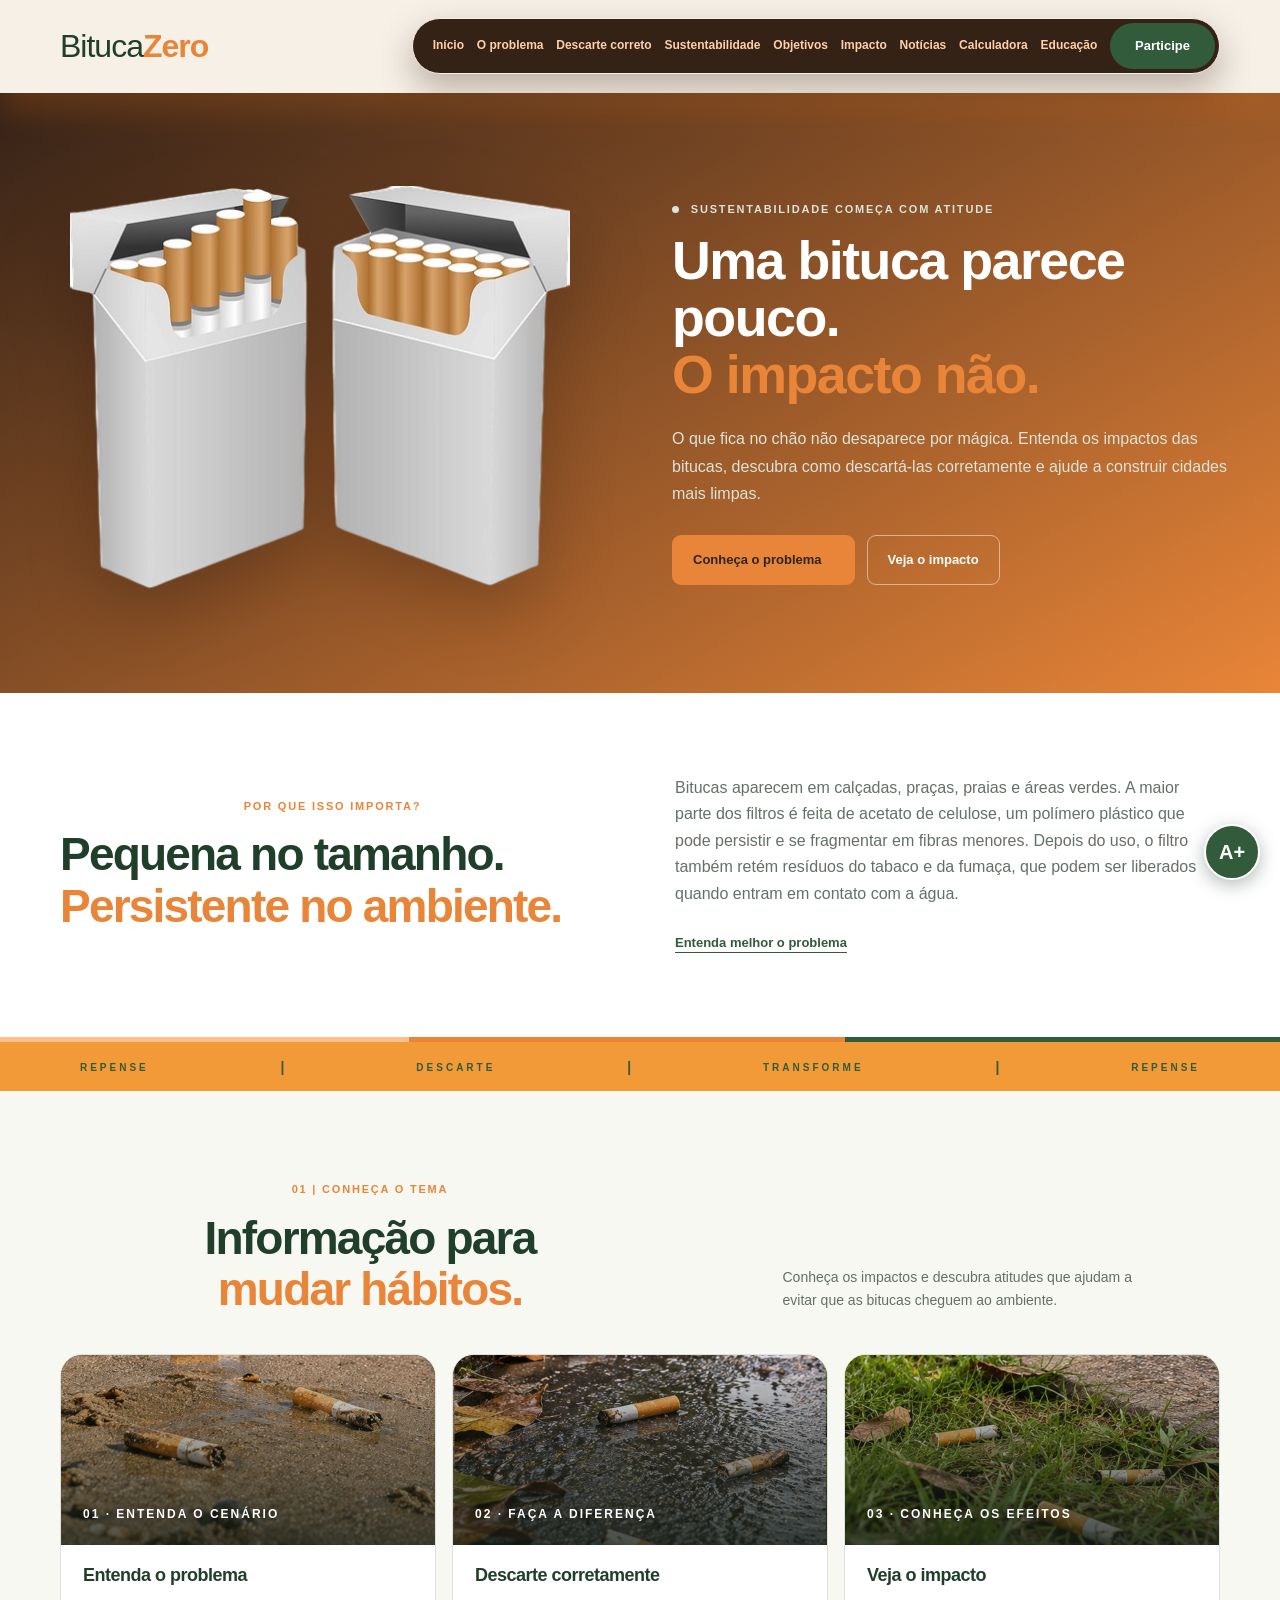
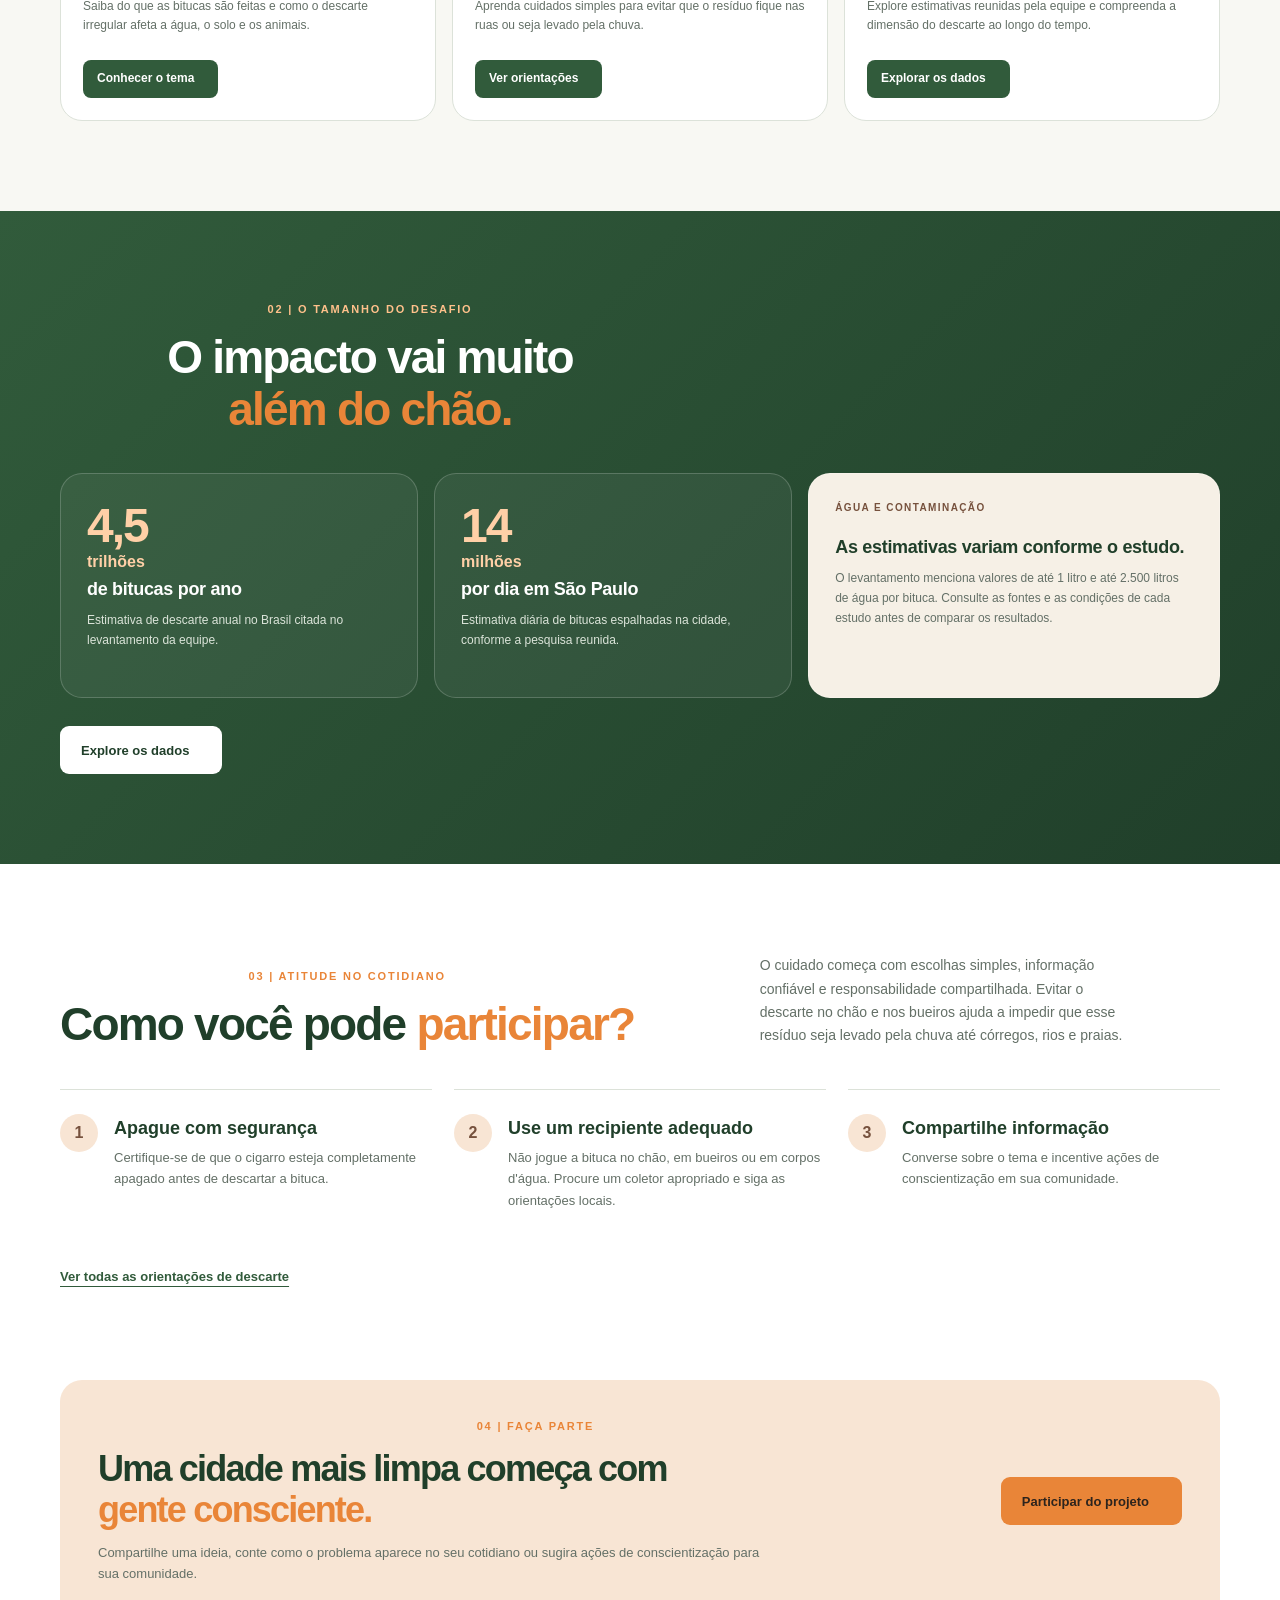
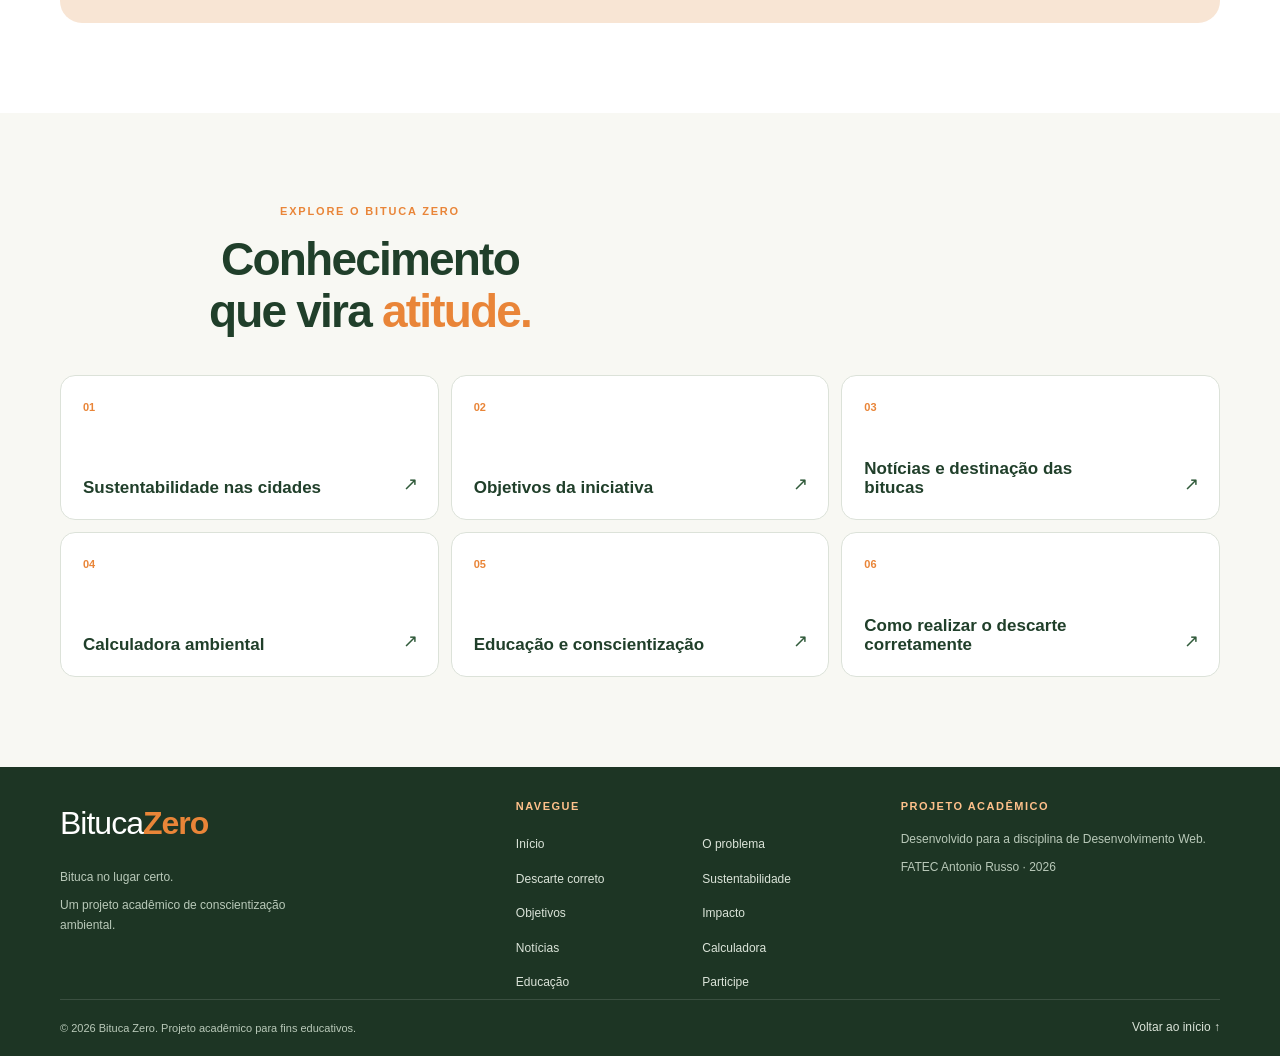
<file: index.html>
<!DOCTYPE html>
<html lang="pt-BR">
<head>
    <meta charset="UTF-8">
    <meta name="viewport" content="width=device-width, initial-scale=1.0">
    <meta name="description" content="Bituca Zero: informação e conscientização sobre o descarte correto de bitucas de cigarro e seus impactos ambientais.">
    <meta name="theme-color" content="#315b3b">
    <title>Bituca Zero | Bituca no lugar certo</title>

    <!-- Estilos: base.css (cores, cabeçalho, rodapé) e index.css (esta página). -->
    <link rel="stylesheet" href="css/base.css">
    <link rel="stylesheet" href="css/index.css">
</head>
<body class="pagina_index">
    <!-- Link de acessibilidade: permite pular diretamente para o conteúdo. -->
    <a class="atalho-conteudo" href="#conteudo">Pular para o conteúdo principal</a>

    <!-- Cabeçalho com a marca e a navegação principal. -->
    <header class="cabecalho">
        <div class="container cabecalho_interno">
            <a class="logo" href="index.html" aria-label="Bituca Zero — página inicial">
                <span class="logo_texto">Bituca<strong>Zero</strong></span>
            </a>

            <!-- Os links apontam para as dez páginas planejadas para o site. -->
            <button class="menu_toggle" type="button" aria-expanded="false" aria-controls="menu-principal" aria-label="Abrir menu">
                <span class="menu_toggle_barras" aria-hidden="true"></span>
            </button>
            <nav class="menu" id="menu-principal" aria-label="Menu principal">
                <ul class="menu_lista">                    <li><a href="index.html">Início</a></li>
                    <li><a href="problema.html">O problema</a></li>
                    <li><a href="descarte.html">Descarte correto</a></li>
                    <li><a href="sustentabilidade.html">Sustentabilidade</a></li>
                    <li><a href="objetivos.html">Objetivos</a></li>
                    <li><a href="impacto.html">Impacto</a></li>
                    <li><a href="noticias.html">Notícias</a></li>
                    <li><a href="calculadora.html">Calculadora</a></li>
                    <li><a href="educacao.html">Educação</a></li>
                    <li><a href="participe.html" class="menu_botao">Participe</a></li>
                </ul>
            </nav>
        </div>
    </header>

    <!-- Conteúdo principal da página inicial. -->
    <main id="conteudo">
        <!-- Seção de destaque- apresenta o tema e encaminha para outras páginas. -->
        <section class="destaque" aria-labelledby="titulo-destaque">
            <div class="container destaque_interno">
                <div class="destaque_texto">
                    <p class="sobretitulo"><span class="sobretitulo_ponto" aria-hidden="true"></span> SUSTENTABILIDADE COMEÇA COM ATITUDE</p>
                    <h1 id="titulo-destaque">Uma bituca parece pouco.<br><em>O impacto não.</em></h1>
                    <p class="destaque_descricao">
                        O que fica no chão não desaparece por mágica. Entenda os impactos das bitucas,
                        descubra como descartá-las corretamente e ajude a construir cidades mais limpas.
                    </p>
                    <div class="destaque_acoes">
                        <a class="botao botao_principal" href="problema.html">Conheça o problema <span aria-hidden="true"></span></a>
                        <a class="botao botao_contorno" href="impacto.html">Veja o impacto</a>
                    </div>
                </div>
                
                <!-- Imagem  -->
                <div class="destaque_imagem">
                    <img src="img/bituca.png" alt="Ilustração de uma bituca de cigarro" width="400" height="400">
                </div>
            </div>
        </section>

        <!-- Resumo introdutório sobre a importância do tema. -->
        <section class="secao secao_introducao" aria-labelledby="titulo-causa">
            <div class="container introducao_grade">
                <div>
                    <p class="sobretitulo">POR QUE ISSO IMPORTA?</p>
                    <h2 id="titulo-causa">Pequena no tamanho.<br><em>Persistente no ambiente.</em></h2>
                </div>
                <div class="introducao_texto">
                    <p>
                        Bitucas aparecem em calçadas, praças, praias e áreas verdes. A maior parte dos filtros é feita de acetato de celulose, um polímero plástico que pode persistir e se fragmentar em fibras menores. Depois do uso, o filtro também retém resíduos do tabaco e da fumaça, que podem ser liberados quando entram em contato com a água.
                    </p>
                    <a class="link-seta" href="problema.html">Entenda melhor o problema <span aria-hidden="true"></span></a>
                </div>
            </div>
        </section>

        <!--faixa entre o inicio e a intro-->
            <div class="faixa" aria-hidden="true">
                <span>Repense</span><span class="faixa_estrela">|</span>
                <span>Descarte</span><span class="faixa_estrela">|</span>
                <span>Transforme</span><span class="faixa_estrela">|</span>
                <span>Repense</span>
            </div>

        <!-- Cartões que apresentam os principais caminhos de navegação. -->
        <section class="secao secao_problema" aria-labelledby="titulo-explorar">
            <div class="container">
                <div class="secao_cabecalho">
                    <div>
                        <p class="sobretitulo">01 | CONHEÇA O TEMA</p>
                        <h2 id="titulo-explorar">Informação para <em>mudar hábitos.</em></h2>
                    </div>
                    <p>Conheça os impactos e descubra atitudes que ajudam a evitar que as bitucas cheguem ao ambiente.</p>
                </div>

                <div class="cartoes">
                    <article class="cartao">
                        <div class="cartao_visual"><img src="img/problematica-praia.jpg" alt="Imagem ilustrativa de bitucas espalhadas na areia de uma praia"><span>01 · Entenda o cenário</span></div>
                        <span class="cartao_numero" aria-hidden="true"></span>
                        <h3>Entenda o problema</h3>
                        <p>Saiba do que as bitucas são feitas e como o descarte irregular afeta a água, o solo e os animais.</p>
                        <a href="problema.html">Conhecer o tema <span aria-hidden="true"></span></a>
                    </article>

                    <article class="cartao">
                        <div class="cartao_visual"><img src="img/problematica-bueiro-nova.jpg" alt="Imagem ilustrativa de bitucas próximas a um bueiro em uma rua molhada"><span>02 · Faça a diferença</span></div>
                        <span class="cartao_numero" aria-hidden="true"></span>
                        <h3>Descarte corretamente</h3>
                        <p>Aprenda cuidados simples para evitar que o resíduo fique nas ruas ou seja levado pela chuva.</p>
                        <a href="descarte.html">Ver orientações <span aria-hidden="true"></span></a>
                    </article>

                    <article class="cartao">
                        <div class="cartao_visual"><img src="img/problematica-parque.jpg" alt="Imagem ilustrativa de bitucas abandonadas no gramado de um parque"><span>03 · Conheça os efeitos</span></div>
                        <span class="cartao_numero" aria-hidden="true"></span>
                        <h3>Veja o impacto</h3>
                        <p>Explore estimativas reunidas pela equipe e compreenda a dimensão do descarte ao longo do tempo.</p>
                        <a href="impacto.html">Explorar os dados <span aria-hidden="true"></span></a>
                    </article>
                </div>
            </div>
        </section>

        <!-- Dados do levantamento -->
        <section class="secao secao_dados" aria-labelledby="titulo-dados">
            <div class="container">
                <div class="secao_cabecalho secao_cabecalho_claro">
                    <div>
                        <p class="sobretitulo">02 | O TAMANHO DO DESAFIO</p>
                        <h2 id="titulo-dados">O impacto vai muito <em>além do chão.</em></h2>
                    </div>
                </div>

                <div class="dados_grade">
                    <article class="dado">
                        <p class="dado_numero">4,5 <span>trilhões</span></p>
                        <h3>de bitucas por ano</h3>
                        <p>Estimativa de descarte anual no Brasil citada no levantamento da equipe.</p>
                    </article>
                    <article class="dado">
                        <p class="dado_numero">14 <span>milhões</span></p>
                        <h3>por dia em São Paulo</h3>
                        <p>Estimativa diária de bitucas espalhadas na cidade, conforme a pesquisa reunida.</p>
                    </article>
                    <article class="dado dado_destaque">
                        <p class="dado_etiqueta">ÁGUA E CONTAMINAÇÃO</p>
                        <h3>As estimativas variam conforme o estudo.</h3>
                        <p>O levantamento menciona valores de até 1 litro e até 2.500 litros de água por bituca. Consulte as fontes e as condições de cada estudo antes de comparar os resultados.</p>
                    </article>
                </div>
                <a class="botao botao_claro" href="impacto.html">Explore os dados <span aria-hidden="true"></span></a>
            </div>
        </section>

        <!-- Passos práticos para orientar o visitante. -->
        <section class="secao secao_passos" aria-labelledby="titulo-participar">
            <div class="container">
                <div class="secao_cabecalho">
                    <div>
                        <p class="sobretitulo">03 | ATITUDE NO COTIDIANO</p>
                        <h2 id="titulo-participar">Como você pode <em>participar?</em></h2>
                    </div>
                    <p>O cuidado começa com escolhas simples, informação confiável e responsabilidade compartilhada. Evitar o descarte no chão e nos bueiros ajuda a impedir que esse resíduo seja levado pela chuva até córregos, rios e praias.</p>
                </div>

                <ol class="passos">
                    <li class="passos_item">
                        <span class="passos_numero">1</span>
                        <div>
                            <h3>Apague com segurança</h3>
                            <p>Certifique-se de que o cigarro esteja completamente apagado antes de descartar a bituca.</p>
                        </div>
                    </li>
                    <li class="passos_item">
                        <span class="passos_numero">2</span>
                        <div>
                            <h3>Use um recipiente adequado</h3>
                            <p>Não jogue a bituca no chão, em bueiros ou em corpos d'água. Procure um coletor apropriado e siga as orientações locais.</p>
                        </div>
                    </li>
                    <li class="passos_item">
                        <span class="passos_numero">3</span>
                        <div>
                            <h3>Compartilhe informação</h3>
                            <p>Converse sobre o tema e incentive ações de conscientização em sua comunidade.</p>
                        </div>
                    </li>
                </ol>
                <a class="link-seta" href="descarte.html">Ver todas as orientações de descarte <span aria-hidden="true"></span></a>
            </div>
        </section>

        <!-- Chamada para participação da comunidade. -->
        <section class="secao secao_participar" aria-labelledby="titulo-faca-parte">
            <div class="container participar_cartao">
                <div class="participar_texto">
                    <p class="sobretitulo">04 | FAÇA PARTE</p>
                    <h2 id="titulo-faca-parte">Uma cidade mais limpa começa com <em>gente consciente.</em></h2>
                    <p>Compartilhe uma ideia, conte como o problema aparece no seu cotidiano ou sugira ações de conscientização para sua comunidade.</p>
                </div>
                <a class="botao botao_principal" href="participe.html">Participar do projeto <span aria-hidden="true"></span></a>
            </div>
        </section>

        <!-- Área com links para as demais páginas do site. -->
        <section class="secao secao_explorar" aria-labelledby="titulo-explorar-paginas">
            <div class="container">
                <div class="secao_cabecalho">
                    <div>
                        <p class="sobretitulo">EXPLORE O BITUCA ZERO</p>
                        <h2 id="titulo-explorar-paginas">Conhecimento que vira <em>atitude.</em></h2>
                    </div>
                </div>

                <div class="mais_grade">
                    <a class="mais_cartao" href="sustentabilidade.html"><span>01</span><h3>Sustentabilidade nas cidades</h3><span class="mais_seta" aria-hidden="true">↗</span></a>
                    <a class="mais_cartao" href="objetivos.html"><span>02</span><h3>Objetivos da iniciativa</h3><span class="mais_seta" aria-hidden="true">↗</span></a>
                    <a class="mais_cartao" href="noticias.html"><span>03</span><h3>Notícias e destinação das bitucas</h3><span class="mais_seta" aria-hidden="true">↗</span></a>
                    <a class="mais_cartao" href="calculadora.html"><span>04</span><h3>Calculadora ambiental</h3><span class="mais_seta" aria-hidden="true">↗</span></a>
                    <a class="mais_cartao" href="educacao.html"><span>05</span><h3>Educação e conscientização</h3><span class="mais_seta" aria-hidden="true">↗</span></a>
                    <a class="mais_cartao" href="descarte.html"><span>06</span><h3>Como realizar o descarte corretamente</h3><span class="mais_seta" aria-hidden="true">↗</span></a>
                </div>
            </div>
        </section>
    </main>

    <!-- Rodapé repetido nas páginas para manter a navegação consistente. -->
    <footer class="rodape">
        <div class="container rodape_interno">
            <div class="rodape_marca">
                <a class="logo logo_rodape" href="index.html" aria-label="Bituca Zero — página inicial">
                    <span class="logo_texto">Bituca<strong>Zero</strong></span>
                </a>
                <p>Bituca no lugar certo.</p>
                <p class="rodape_descricao">Um projeto acadêmico de conscientização ambiental.</p>
            </div>

            <nav class="rodape_nav" aria-label="Navegação do rodapé">
                <p class="rodape_titulo">Navegue</p>
                <ul class="rodape_links">
                    <li><a href="index.html">Início</a></li>
                    <li><a href="problema.html">O problema</a></li>
                    <li><a href="descarte.html">Descarte correto</a></li>
                    <li><a href="sustentabilidade.html">Sustentabilidade</a></li>
                    <li><a href="objetivos.html">Objetivos</a></li>
                    <li><a href="impacto.html">Impacto</a></li>
                    <li><a href="noticias.html">Notícias</a></li>
                    <li><a href="calculadora.html">Calculadora</a></li>
                    <li><a href="educacao.html">Educação</a></li>
                    <li><a href="participe.html">Participe</a></li>
                </ul>
            </nav>

            <div class="rodape_projeto">
                <p class="rodape_titulo">Projeto acadêmico</p>
                <p>Desenvolvido para a disciplina de Desenvolvimento Web.</p>
                <p>FATEC Antonio Russo · 2026</p>
            </div>
        </div>
        <div class="container rodape_final">
            <p>&copy; 2026 Bituca Zero. Projeto acadêmico para fins educativos.</p>
            <a href="#conteudo">Voltar ao início ↑</a>
        </div>
    </footer>
    <div id="acesso">
        <button id="abrir" type="button" aria-expanded="false" aria-controls="painel" aria-label="Abrir painel de acessibilidade">A+</button>
        <section id="painel" role="dialog" aria-labelledby="titulo-acessibilidade" hidden>
            <h2 id="titulo-acessibilidade">Acessibilidade</h2>
            <div role="group" aria-label="Tamanho do texto">
                <span>Tamanho do texto</span>
                <button type="button" data-acao="fonte-menos" aria-label="Diminuir texto">A−</button>
                <button type="button" data-acao="fonte-mais" aria-label="Aumentar texto">A+</button>
            </div>
            <div role="group" aria-label="Opções visuais">
                <button type="button" data-toggle="alto-contraste" aria-pressed="false">Alto contraste</button>
                <button type="button" data-toggle="escala-cinza" aria-pressed="false">Tons de cinza</button>
                <button type="button" data-toggle="fonte-legivel" aria-pressed="false">Fonte legível</button>
                <button type="button" data-toggle="destacar-links" aria-pressed="false">Destacar links</button>
                <button type="button" data-toggle="espacamento" aria-pressed="false">Mais espaçamento</button>
                <button type="button" data-acao="daltonismo" aria-pressed="false">Modo daltônico: desligado</button>
            </div>
            <button type="button" class="a11y-reset" data-acao="reset" aria-live="polite">Restaurar padrão</button>
        </section>
        <svg aria-hidden="true" focusable="false">
            <defs>
                <filter id="filtro-protanopia"><feColorMatrix type="matrix" values="0.567 0.433 0 0 0  0.558 0.442 0 0 0  0 0.242 0.758 0 0  0 0 0 1 0"/></filter>
                <filter id="filtro-deuteranopia"><feColorMatrix type="matrix" values="0.625 0.375 0 0 0  0.7 0.3 0 0 0  0 0.3 0.7 0 0  0 0 0 1 0"/></filter>
                <filter id="filtro-tritanopia"><feColorMatrix type="matrix" values="0.95 0.05 0 0 0  0 0.433 0.567 0 0  0 0.475 0.525 0 0  0 0 0 1 0"/></filter>
            </defs>
        </svg>
    </div>
    <script src="js/menu.js" defer></script>
    <script src="js/acessibilidade.js" defer></script>
</body>
</html>
</file>
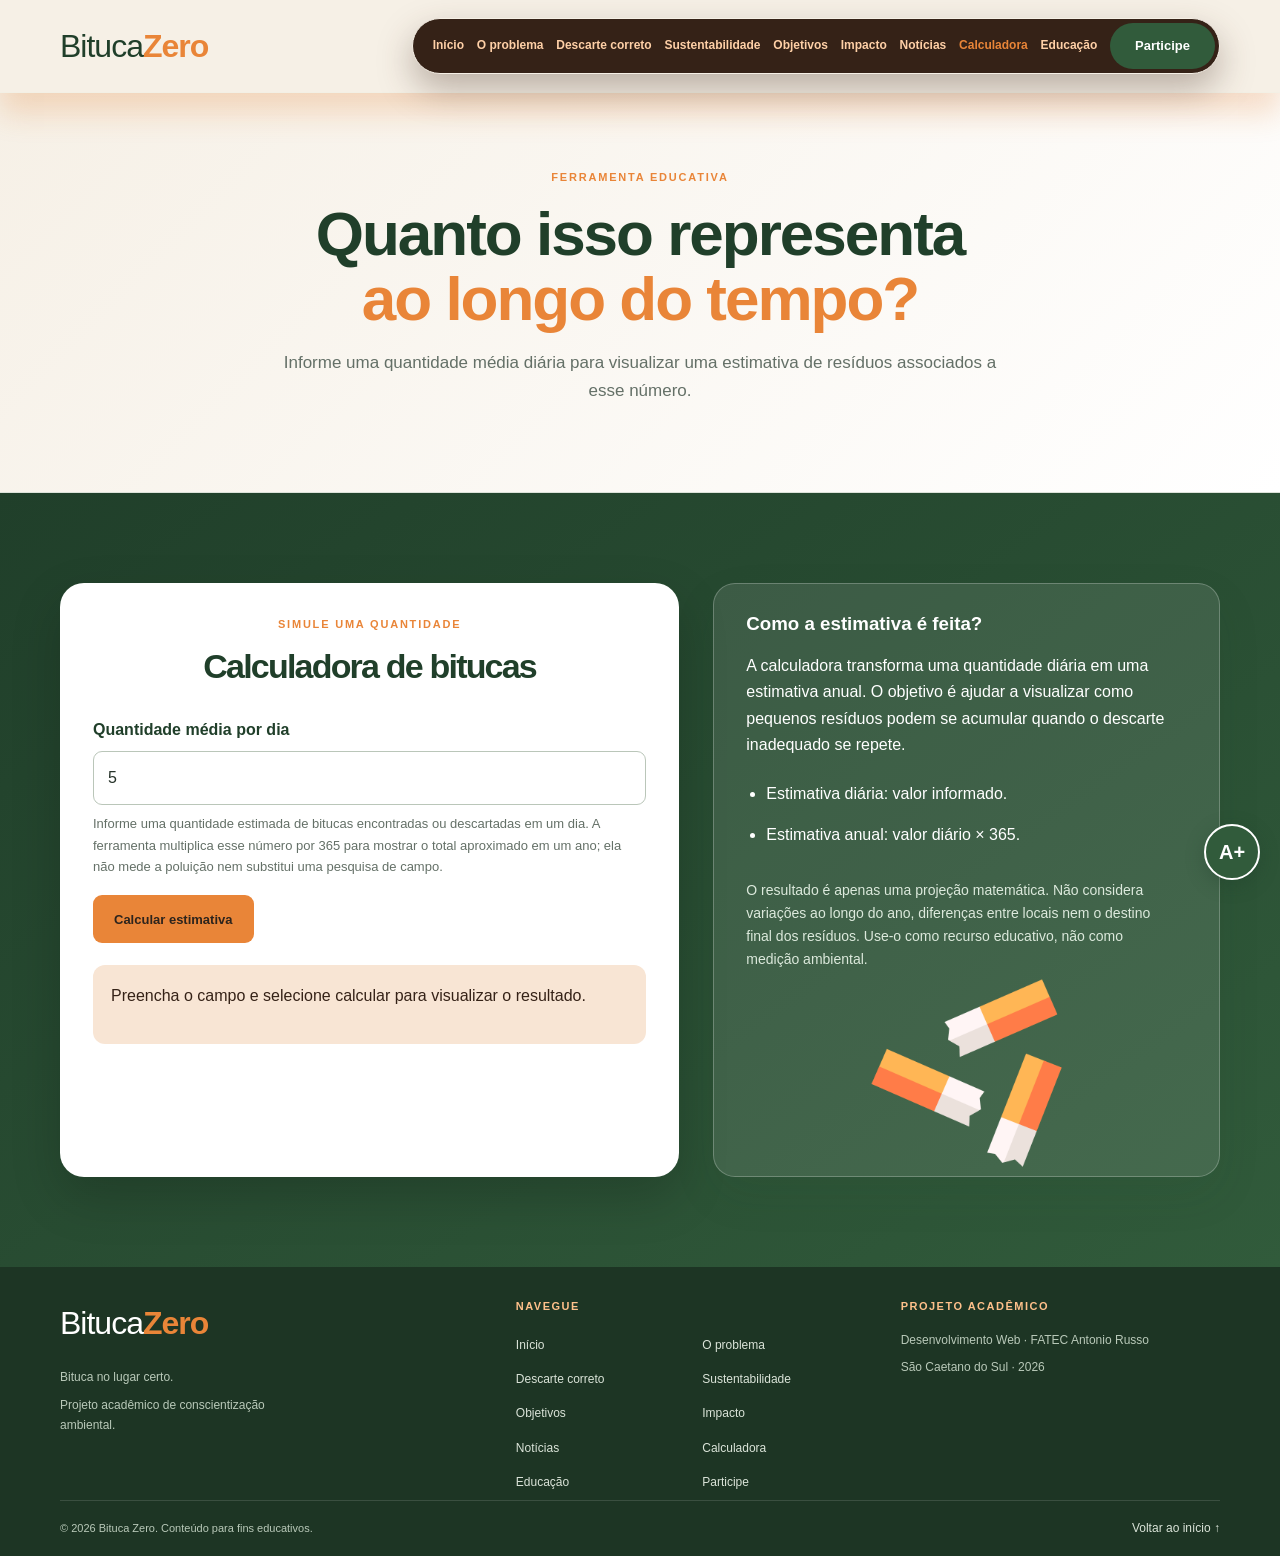
<file: calculadora.html>
<!DOCTYPE html>
<html lang="pt-BR">
<head>
    <meta charset="UTF-8">
    <meta name="viewport" content="width=device-width, initial-scale=1.0">
    <meta name="description" content="Calculadora: informações e orientações do projeto Bituca Zero sobre descarte de bitucas e conscientização ambiental.">
    <meta name="theme-color" content="#315b3b">
    <title>Calculadora | Bituca Zero</title>
    <link rel="stylesheet" href="css/base.css">
    <link rel="stylesheet" href="css/calculadora.css">
</head>
<body>
    <a class="atalho-conteudo" href="#conteudo">Pular para o conteúdo principal</a>
    <header class="cabecalho">
        <div class="container cabecalho_interno">
            <a class="logo" href="index.html" aria-label="Bituca Zero — página inicial">
                <span class="logo_texto">Bituca<strong>Zero</strong></span>
            </a>
            <button class="menu_toggle" type="button" aria-expanded="false" aria-controls="menu-principal" aria-label="Abrir menu">
                <span class="menu_toggle_barras" aria-hidden="true"></span>
            </button>
            <nav class="menu" id="menu-principal" aria-label="Menu principal">
                <ul class="menu_lista">
                    <li><a href="index.html">Início</a></li>
                    <li><a href="problema.html">O problema</a></li>
                    <li><a href="descarte.html">Descarte correto</a></li>
                    <li><a href="sustentabilidade.html">Sustentabilidade</a></li>
                    <li><a href="objetivos.html">Objetivos</a></li>
                    <li><a href="impacto.html">Impacto</a></li>
                    <li><a href="noticias.html">Notícias</a></li>
                    <li><a href="calculadora.html" aria-current="page">Calculadora</a></li>
                    <li><a href="educacao.html">Educação</a></li>
                    <li><a href="participe.html" class="menu_botao">Participe</a></li>
                </ul>
            </nav>
        </div>
    </header>
    <main id="conteudo">
        <section class="pagina-topo">
            <div class="container">
                <p class="sobretitulo">FERRAMENTA EDUCATIVA</p>
                <h1>Quanto isso representa <em>ao longo do tempo?</em></h1>
                <p>Informe uma quantidade média diária para visualizar uma estimativa de resíduos associados a esse número.</p>
            </div>
        </section>

        <section class="secao secao-calculadora">
            <div class="container calculadora-layout">
                <div class="calculadora-card">
                    <p class="sobretitulo">SIMULE UMA QUANTIDADE</p>
                    <h2>Calculadora de bitucas</h2>
                    <form id="form-calculadora">
                        <label for="quantidade">Quantidade média por dia</label>
                        <input id="quantidade" name="quantidade" type="number" min="0" max="1000" step="1" value="5" required>
                        <p class="ajuda-campo">Informe uma quantidade estimada de bitucas encontradas ou descartadas em um dia. A ferramenta multiplica esse número por 365 para mostrar o total aproximado em um ano; ela não mede a poluição nem substitui uma pesquisa de campo.</p>
                        <button class="botao botao_principal" type="submit">Calcular estimativa</button>
                    </form>
                    <div id="resultado-calculadora" class="resultado" aria-live="polite">
                        <p>Preencha o campo e selecione calcular para visualizar o resultado.</p>
                    </div>
                </div>
                <aside class="painel painel-verde">
                    <h3>Como a estimativa é feita?</h3>
                    <p>A calculadora transforma uma quantidade diária em uma estimativa anual. O objetivo é ajudar a visualizar como pequenos resíduos podem se acumular quando o descarte inadequado se repete.</p>
                    <ul class="lista-destaque">
                        <li>Estimativa diária: valor informado.</li>
                        <li>Estimativa anual: valor diário × 365.</li>
                    </ul>
                    <p class="nota">O resultado é apenas uma projeção matemática. Não considera variações ao longo do ano, diferenças entre locais nem o destino final dos resíduos. Use-o como recurso educativo, não como medição ambiental.</p>
                    <img class="imagem-bituca-calculadora" src="img/ilustracao-bitucas.png" alt="Ilustração de três bitucas de cigarro em diferentes posições" width="512" height="512" loading="lazy">
                </aside>
            </div>
        </section>
    </main>
    <footer class="rodape">
        <div class="container rodape_interno">
            <div class="rodape_marca">
                <a class="logo logo_rodape" href="index.html" aria-label="Bituca Zero — página inicial">
                    <span class="logo_texto">Bituca<strong>Zero</strong></span>
                </a>
                <p>Bituca no lugar certo.</p>
                <p class="rodape_descricao">Projeto acadêmico de conscientização ambiental.</p>
            </div>
            <nav class="rodape_nav" aria-label="Navegação do rodapé">
                <p class="rodape_titulo">Navegue</p>
                <ul class="rodape_links">
                    <li><a href="index.html">Início</a></li>
                    <li><a href="problema.html">O problema</a></li>
                    <li><a href="descarte.html">Descarte correto</a></li>
                    <li><a href="sustentabilidade.html">Sustentabilidade</a></li>
                    <li><a href="objetivos.html">Objetivos</a></li>
                    <li><a href="impacto.html">Impacto</a></li>
                    <li><a href="noticias.html">Notícias</a></li>
                    <li><a href="calculadora.html">Calculadora</a></li>
                    <li><a href="educacao.html">Educação</a></li>
                    <li><a href="participe.html">Participe</a></li>
                </ul>
            </nav>
            <div class="rodape_projeto">
                <p class="rodape_titulo">Projeto acadêmico</p>
                <p>Desenvolvimento Web · FATEC Antonio Russo</p>
                <p>São Caetano do Sul · 2026</p>
            </div>
        </div>
        <div class="container rodape_final">
            <p>&copy; 2026 Bituca Zero. Conteúdo para fins educativos.</p>
            <a href="#conteudo">Voltar ao início ↑</a>
        </div>
    </footer>
    <script src="js/calculadora.js" defer></script>
    <div id="acesso">
        <button id="abrir" type="button" aria-expanded="false" aria-controls="painel" aria-label="Abrir painel de acessibilidade">A+</button>
        <section id="painel" role="dialog" aria-labelledby="titulo-acessibilidade" hidden>
            <h2 id="titulo-acessibilidade">Acessibilidade</h2>
            <div role="group" aria-label="Tamanho do texto">
                <span>Tamanho do texto</span>
                <button type="button" data-acao="fonte-menos" aria-label="Diminuir texto">A−</button>
                <button type="button" data-acao="fonte-mais" aria-label="Aumentar texto">A+</button>
            </div>
            <div role="group" aria-label="Opções visuais">
                <button type="button" data-toggle="alto-contraste" aria-pressed="false">Alto contraste</button>
                <button type="button" data-toggle="escala-cinza" aria-pressed="false">Tons de cinza</button>
                <button type="button" data-toggle="fonte-legivel" aria-pressed="false">Fonte legível</button>
                <button type="button" data-toggle="destacar-links" aria-pressed="false">Destacar links</button>
                <button type="button" data-toggle="espacamento" aria-pressed="false">Mais espaçamento</button>
                <button type="button" data-acao="daltonismo" aria-pressed="false">Modo daltônico: desligado</button>
            </div>
            <button type="button" class="a11y-reset" data-acao="reset" aria-live="polite">Restaurar padrão</button>
        </section>
        <svg aria-hidden="true" focusable="false">
            <defs>
                <filter id="filtro-protanopia"><feColorMatrix type="matrix" values="0.567 0.433 0 0 0  0.558 0.442 0 0 0  0 0.242 0.758 0 0  0 0 0 1 0"/></filter>
                <filter id="filtro-deuteranopia"><feColorMatrix type="matrix" values="0.625 0.375 0 0 0  0.7 0.3 0 0 0  0 0.3 0.7 0 0  0 0 0 1 0"/></filter>
                <filter id="filtro-tritanopia"><feColorMatrix type="matrix" values="0.95 0.05 0 0 0  0 0.433 0.567 0 0  0 0.475 0.525 0 0  0 0 0 1 0"/></filter>
            </defs>
        </svg>
    </div>
    <script src="js/menu.js" defer></script>
    <script src="js/acessibilidade.js" defer></script>
</body>
</html>
</file>
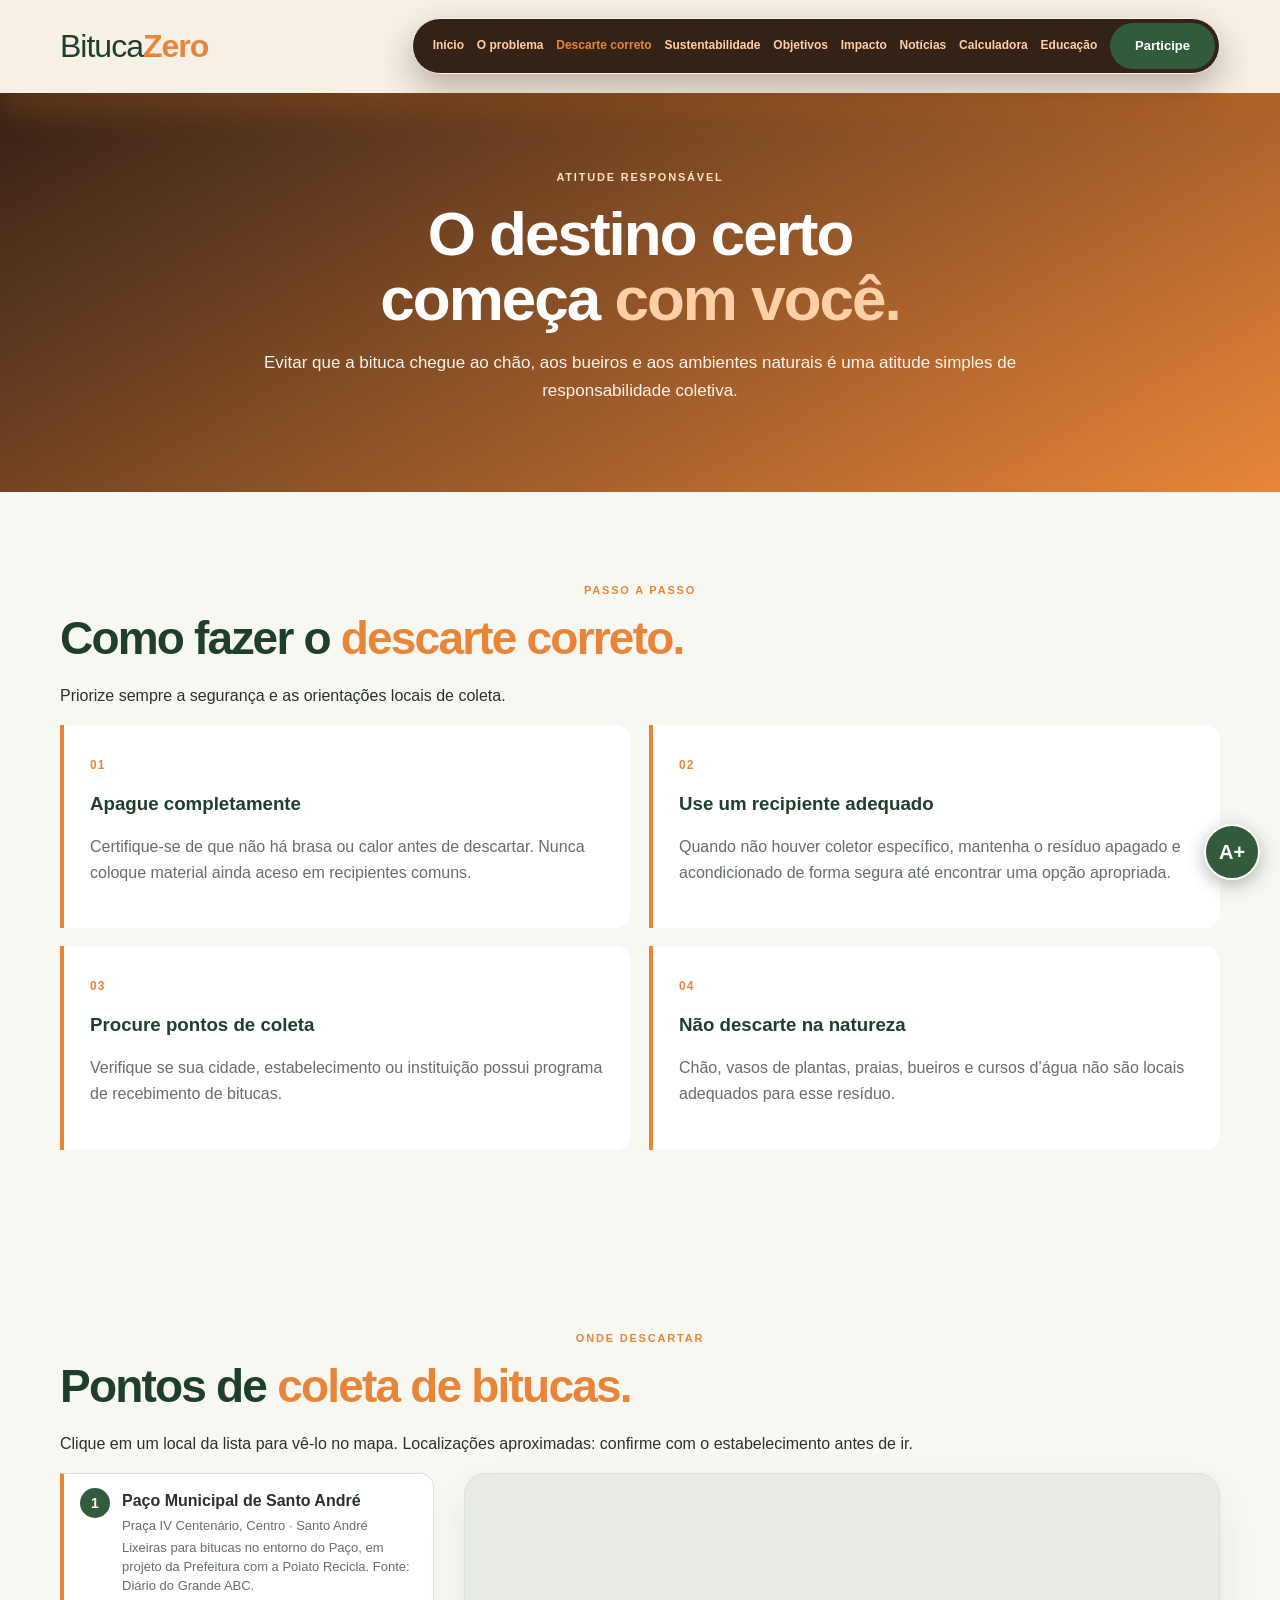
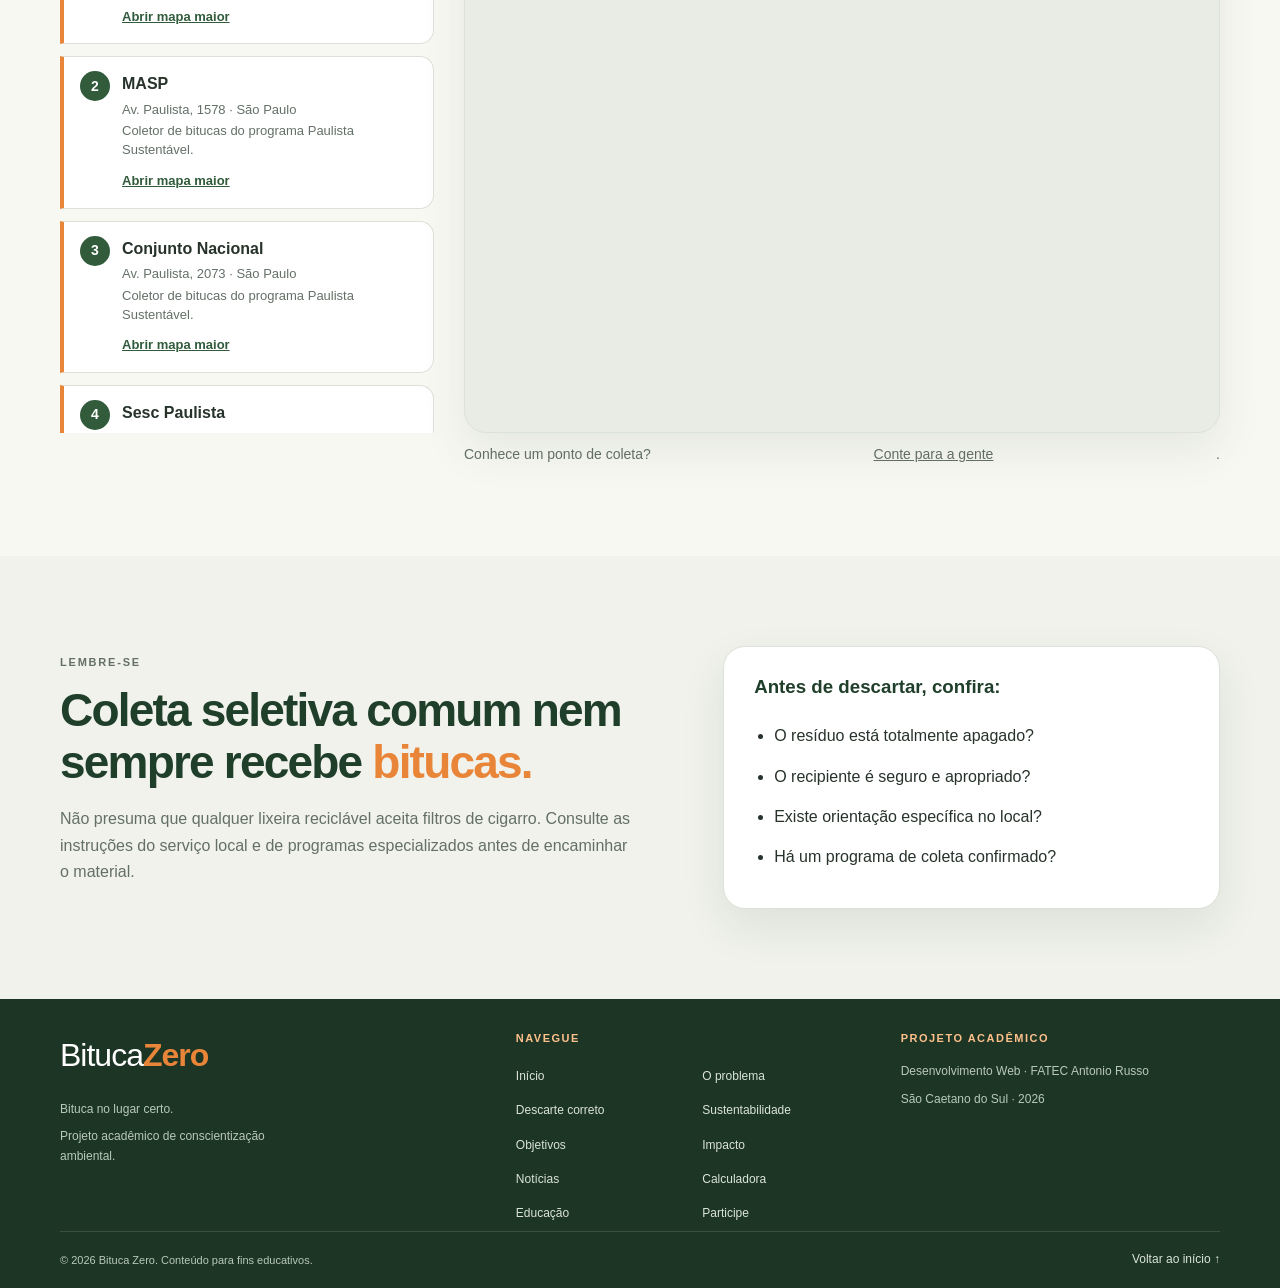
<file: descarte.html>
<!DOCTYPE html>
<html lang="pt-BR">
<head>
    <meta charset="UTF-8">
    <meta name="viewport" content="width=device-width, initial-scale=1.0">
    <meta name="description" content="Descarte correto: informações e orientações do projeto Bituca Zero sobre descarte de bitucas e conscientização ambiental.">
    <meta name="theme-color" content="#315b3b">
    <title>Descarte correto | Bituca Zero</title>
    <link rel="stylesheet" href="css/base.css">
    <link rel="stylesheet" href="css/descarte.css">
    <link rel="stylesheet" href="css/mapa-coleta.css?v=2">
</head>
<body>
    <a class="atalho-conteudo" href="#conteudo">Pular para o conteúdo principal</a>
    <header class="cabecalho">
        <div class="container cabecalho_interno">
            <a class="logo" href="index.html" aria-label="Bituca Zero — página inicial">
                <span class="logo_texto">Bituca<strong>Zero</strong></span>
            </a>
            <button class="menu_toggle" type="button" aria-expanded="false" aria-controls="menu-principal" aria-label="Abrir menu">
                <span class="menu_toggle_barras" aria-hidden="true"></span>
            </button>
            <nav class="menu" id="menu-principal" aria-label="Menu principal">
                <ul class="menu_lista">
                    <li><a href="index.html">Início</a></li>
                    <li><a href="problema.html">O problema</a></li>
                    <li><a href="descarte.html" aria-current="page">Descarte correto</a></li>
                    <li><a href="sustentabilidade.html">Sustentabilidade</a></li>
                    <li><a href="objetivos.html">Objetivos</a></li>
                    <li><a href="impacto.html">Impacto</a></li>
                    <li><a href="noticias.html">Notícias</a></li>
                    <li><a href="calculadora.html">Calculadora</a></li>
                    <li><a href="educacao.html">Educação</a></li>
                    <li><a href="participe.html" class="menu_botao">Participe</a></li>
                </ul>
            </nav>
        </div>
    </header>
    <main id="conteudo">
        <section class="pagina-topo pagina-topo-gradiente">
            <div class="container">
                <p class="sobretitulo">ATITUDE RESPONSÁVEL</p>
                <h1>O destino certo começa <em>com você.</em></h1>
                <p>Evitar que a bituca chegue ao chão, aos bueiros e aos ambientes naturais é uma atitude simples de responsabilidade coletiva.</p>
            </div>
        </section>

        <section class="secao">
            <div class="container">
                <div class="secao-cabecalho">
                    <div>
                        <p class="sobretitulo">PASSO A PASSO</p>
                        <h2>Como fazer o <em>descarte correto.</em></h2>
                    </div>
                    <p>Priorize sempre a segurança e as orientações locais de coleta.</p>
                </div>
                <div class="passos-grade">
                    <article class="passo">
                        <b>01</b>
                        <h3>Apague completamente</h3>
                        <p>Certifique-se de que não há brasa ou calor antes de descartar. Nunca coloque material ainda aceso em recipientes comuns.</p>
                    </article>
                    <article class="passo">
                        <b>02</b>
                        <h3>Use um recipiente adequado</h3>
                        <p>Quando não houver coletor específico, mantenha o resíduo apagado e acondicionado de forma segura até encontrar uma opção apropriada.</p>
                    </article>
                    <article class="passo">
                        <b>03</b>
                        <h3>Procure pontos de coleta</h3>
                        <p>Verifique se sua cidade, estabelecimento ou instituição possui programa de recebimento de bitucas.</p>
                    </article>
                    <article class="passo">
                        <b>04</b>
                        <h3>Não descarte na natureza</h3>
                        <p>Chão, vasos de plantas, praias, bueiros e cursos d’água não são locais adequados para esse resíduo.</p>
                    </article>
                </div>
            </div>
        </section>

        <section class="secao" id="pontos-de-coleta">
            <div class="container">
                <div class="secao-cabecalho">
                    <div>
                        <p class="sobretitulo">ONDE DESCARTAR</p>
                        <h2>Pontos de <em>coleta de bitucas.</em></h2>
                    </div>
                    <p>Clique em um local da lista para vê-lo no mapa. Localizações aproximadas: confirme com o estabelecimento antes de ir.</p>
                </div>
                <div class="mapa-grade">
                    <ol class="pontos-lista" aria-label="Lista de pontos de coleta">
                        <li class="ponto">
                            <a class="ponto_botao" href="https://www.openstreetmap.org/export/embed.html?bbox=-46.5367%2C-23.6679%2C-46.5287%2C-23.6599&amp;layer=mapnik&amp;marker=-23.6639%2C-46.5327" target="mapa-pontos">
                                <span class="ponto_num" aria-hidden="true">1</span>
                                <span class="ponto_texto"><strong>Paço Municipal de Santo André</strong><small>Praça IV Centenário, Centro · Santo André</small><small>Lixeiras para bitucas no entorno do Paço, em projeto da Prefeitura com a Poiato Recicla. Fonte: Diário do Grande ABC.</small></span>
                            </a>
                            <a class="ponto_link" href="https://www.openstreetmap.org/?mlat=-23.6639&amp;mlon=-46.5327#map=17/-23.6639/-46.5327" target="_blank" rel="noopener">Abrir mapa maior<span class="sr-only"> (nova aba)</span></a>
                        </li>
                        <li class="ponto">
                            <a class="ponto_botao" href="https://www.openstreetmap.org/export/embed.html?bbox=-46.6599%2C-23.5654%2C-46.6519%2C-23.5574&amp;layer=mapnik&amp;marker=-23.5614%2C-46.6559" target="mapa-pontos">
                                <span class="ponto_num" aria-hidden="true">2</span>
                                <span class="ponto_texto"><strong>MASP</strong><small>Av. Paulista, 1578 · São Paulo</small><small>Coletor de bitucas do programa Paulista Sustentável.</small></span>
                            </a>
                            <a class="ponto_link" href="https://www.openstreetmap.org/?mlat=-23.5614&amp;mlon=-46.6559#map=17/-23.5614/-46.6559" target="_blank" rel="noopener">Abrir mapa maior<span class="sr-only"> (nova aba)</span></a>
                        </li>
                        <li class="ponto">
                            <a class="ponto_botao" href="https://www.openstreetmap.org/export/embed.html?bbox=-46.6647%2C-23.5626%2C-46.6567%2C-23.5546&amp;layer=mapnik&amp;marker=-23.5586%2C-46.6607" target="mapa-pontos">
                                <span class="ponto_num" aria-hidden="true">3</span>
                                <span class="ponto_texto"><strong>Conjunto Nacional</strong><small>Av. Paulista, 2073 · São Paulo</small><small>Coletor de bitucas do programa Paulista Sustentável.</small></span>
                            </a>
                            <a class="ponto_link" href="https://www.openstreetmap.org/?mlat=-23.5586&amp;mlon=-46.6607#map=17/-23.5586/-46.6607" target="_blank" rel="noopener">Abrir mapa maior<span class="sr-only"> (nova aba)</span></a>
                        </li>
                        <li class="ponto">
                            <a class="ponto_botao" href="https://www.openstreetmap.org/export/embed.html?bbox=-46.6507%2C-23.5743%2C-46.6427%2C-23.5663&amp;layer=mapnik&amp;marker=-23.5703%2C-46.6467" target="mapa-pontos">
                                <span class="ponto_num" aria-hidden="true">4</span>
                                <span class="ponto_texto"><strong>Sesc Paulista</strong><small>Av. Paulista, 119 · São Paulo</small><small>Coletor de bitucas do programa Paulista Sustentável.</small></span>
                            </a>
                            <a class="ponto_link" href="https://www.openstreetmap.org/?mlat=-23.5703&amp;mlon=-46.6467#map=17/-23.5703/-46.6467" target="_blank" rel="noopener">Abrir mapa maior<span class="sr-only"> (nova aba)</span></a>
                        </li>
                        <li class="ponto">
                            <a class="ponto_botao" href="https://www.openstreetmap.org/export/embed.html?bbox=-46.6497%2C-23.5752%2C-46.6417%2C-23.5672&amp;layer=mapnik&amp;marker=-23.5712%2C-46.6457" target="mapa-pontos">
                                <span class="ponto_num" aria-hidden="true">5</span>
                                <span class="ponto_texto"><strong>Japan House</strong><small>Av. Paulista, 52 · São Paulo</small><small>Coletor de bitucas do programa Paulista Sustentável.</small></span>
                            </a>
                            <a class="ponto_link" href="https://www.openstreetmap.org/?mlat=-23.5712&amp;mlon=-46.6457#map=17/-23.5712/-46.6457" target="_blank" rel="noopener">Abrir mapa maior<span class="sr-only"> (nova aba)</span></a>
                        </li>
                    </ol>
                    <div class="mapa-caixa">
                        <iframe id="mapa-pontos" name="mapa-pontos" title="Mapa com a localização do ponto de coleta selecionado" src="https://www.openstreetmap.org/export/embed.html?bbox=-46.5367%2C-23.6679%2C-46.5287%2C-23.6599&amp;layer=mapnik&amp;marker=-23.6639%2C-46.5327" loading="lazy" referrerpolicy="no-referrer"></iframe>
                        <p class="mapa-ajuda nota">Conhece um ponto de coleta? <a href="participe.html">Conte para a gente</a>.</p>
                    </div>
                </div>
            </div>
        </section>

        <section class="secao fundo-claro">
            <div class="container duas-colunas">
                <div>
                    <p class="sobretitulo">LEMBRE-SE</p>
                    <h2>Coleta seletiva comum nem sempre recebe <em>bitucas.</em></h2>
                    <p>Não presuma que qualquer lixeira reciclável aceita filtros de cigarro. Consulte as instruções do serviço local e de programas especializados antes de encaminhar o material.</p>
                </div>
                <div class="painel">
                    <h3>Antes de descartar, confira:</h3>
                    <ul class="lista-destaque">
                        <li>O resíduo está totalmente apagado?</li>
                        <li>O recipiente é seguro e apropriado?</li>
                        <li>Existe orientação específica no local?</li>
                        <li>Há um programa de coleta confirmado?</li>
                    </ul>
                </div>
            </div>
        </section>
    </main>
    <footer class="rodape">
        <div class="container rodape_interno">
            <div class="rodape_marca">
                <a class="logo logo_rodape" href="index.html" aria-label="Bituca Zero — página inicial">
                    <span class="logo_texto">Bituca<strong>Zero</strong></span>
                </a>
                <p>Bituca no lugar certo.</p>
                <p class="rodape_descricao">Projeto acadêmico de conscientização ambiental.</p>
            </div>
            <nav class="rodape_nav" aria-label="Navegação do rodapé">
                <p class="rodape_titulo">Navegue</p>
                <ul class="rodape_links">
                    <li><a href="index.html">Início</a></li>
                    <li><a href="problema.html">O problema</a></li>
                    <li><a href="descarte.html">Descarte correto</a></li>
                    <li><a href="sustentabilidade.html">Sustentabilidade</a></li>
                    <li><a href="objetivos.html">Objetivos</a></li>
                    <li><a href="impacto.html">Impacto</a></li>
                    <li><a href="noticias.html">Notícias</a></li>
                    <li><a href="calculadora.html">Calculadora</a></li>
                    <li><a href="educacao.html">Educação</a></li>
                    <li><a href="participe.html">Participe</a></li>
                </ul>
            </nav>
            <div class="rodape_projeto">
                <p class="rodape_titulo">Projeto acadêmico</p>
                <p>Desenvolvimento Web · FATEC Antonio Russo</p>
                <p>São Caetano do Sul · 2026</p>
            </div>
        </div>
        <div class="container rodape_final">
            <p>&copy; 2026 Bituca Zero. Conteúdo para fins educativos.</p>
            <a href="#conteudo">Voltar ao início ↑</a>
        </div>
    </footer>
    <div id="acesso">
        <button id="abrir" type="button" aria-expanded="false" aria-controls="painel" aria-label="Abrir painel de acessibilidade">A+</button>
        <section id="painel" role="dialog" aria-labelledby="titulo-acessibilidade" hidden>
            <h2 id="titulo-acessibilidade">Acessibilidade</h2>
            <div role="group" aria-label="Tamanho do texto">
                <span>Tamanho do texto</span>
                <button type="button" data-acao="fonte-menos" aria-label="Diminuir texto">A−</button>
                <button type="button" data-acao="fonte-mais" aria-label="Aumentar texto">A+</button>
            </div>
            <div role="group" aria-label="Opções visuais">
                <button type="button" data-toggle="alto-contraste" aria-pressed="false">Alto contraste</button>
                <button type="button" data-toggle="escala-cinza" aria-pressed="false">Tons de cinza</button>
                <button type="button" data-toggle="fonte-legivel" aria-pressed="false">Fonte legível</button>
                <button type="button" data-toggle="destacar-links" aria-pressed="false">Destacar links</button>
                <button type="button" data-toggle="espacamento" aria-pressed="false">Mais espaçamento</button>
                <button type="button" data-acao="daltonismo" aria-pressed="false">Modo daltônico: desligado</button>
            </div>
            <button type="button" class="a11y-reset" data-acao="reset" aria-live="polite">Restaurar padrão</button>
        </section>
        <svg aria-hidden="true" focusable="false">
            <defs>
                <filter id="filtro-protanopia"><feColorMatrix type="matrix" values="0.567 0.433 0 0 0  0.558 0.442 0 0 0  0 0.242 0.758 0 0  0 0 0 1 0"/></filter>
                <filter id="filtro-deuteranopia"><feColorMatrix type="matrix" values="0.625 0.375 0 0 0  0.7 0.3 0 0 0  0 0.3 0.7 0 0  0 0 0 1 0"/></filter>
                <filter id="filtro-tritanopia"><feColorMatrix type="matrix" values="0.95 0.05 0 0 0  0 0.433 0.567 0 0  0 0.475 0.525 0 0  0 0 0 1 0"/></filter>
            </defs>
        </svg>
    </div>
    <script src="js/menu.js" defer></script>
    <script src="js/acessibilidade.js" defer></script>
</body>
</html>
</file>
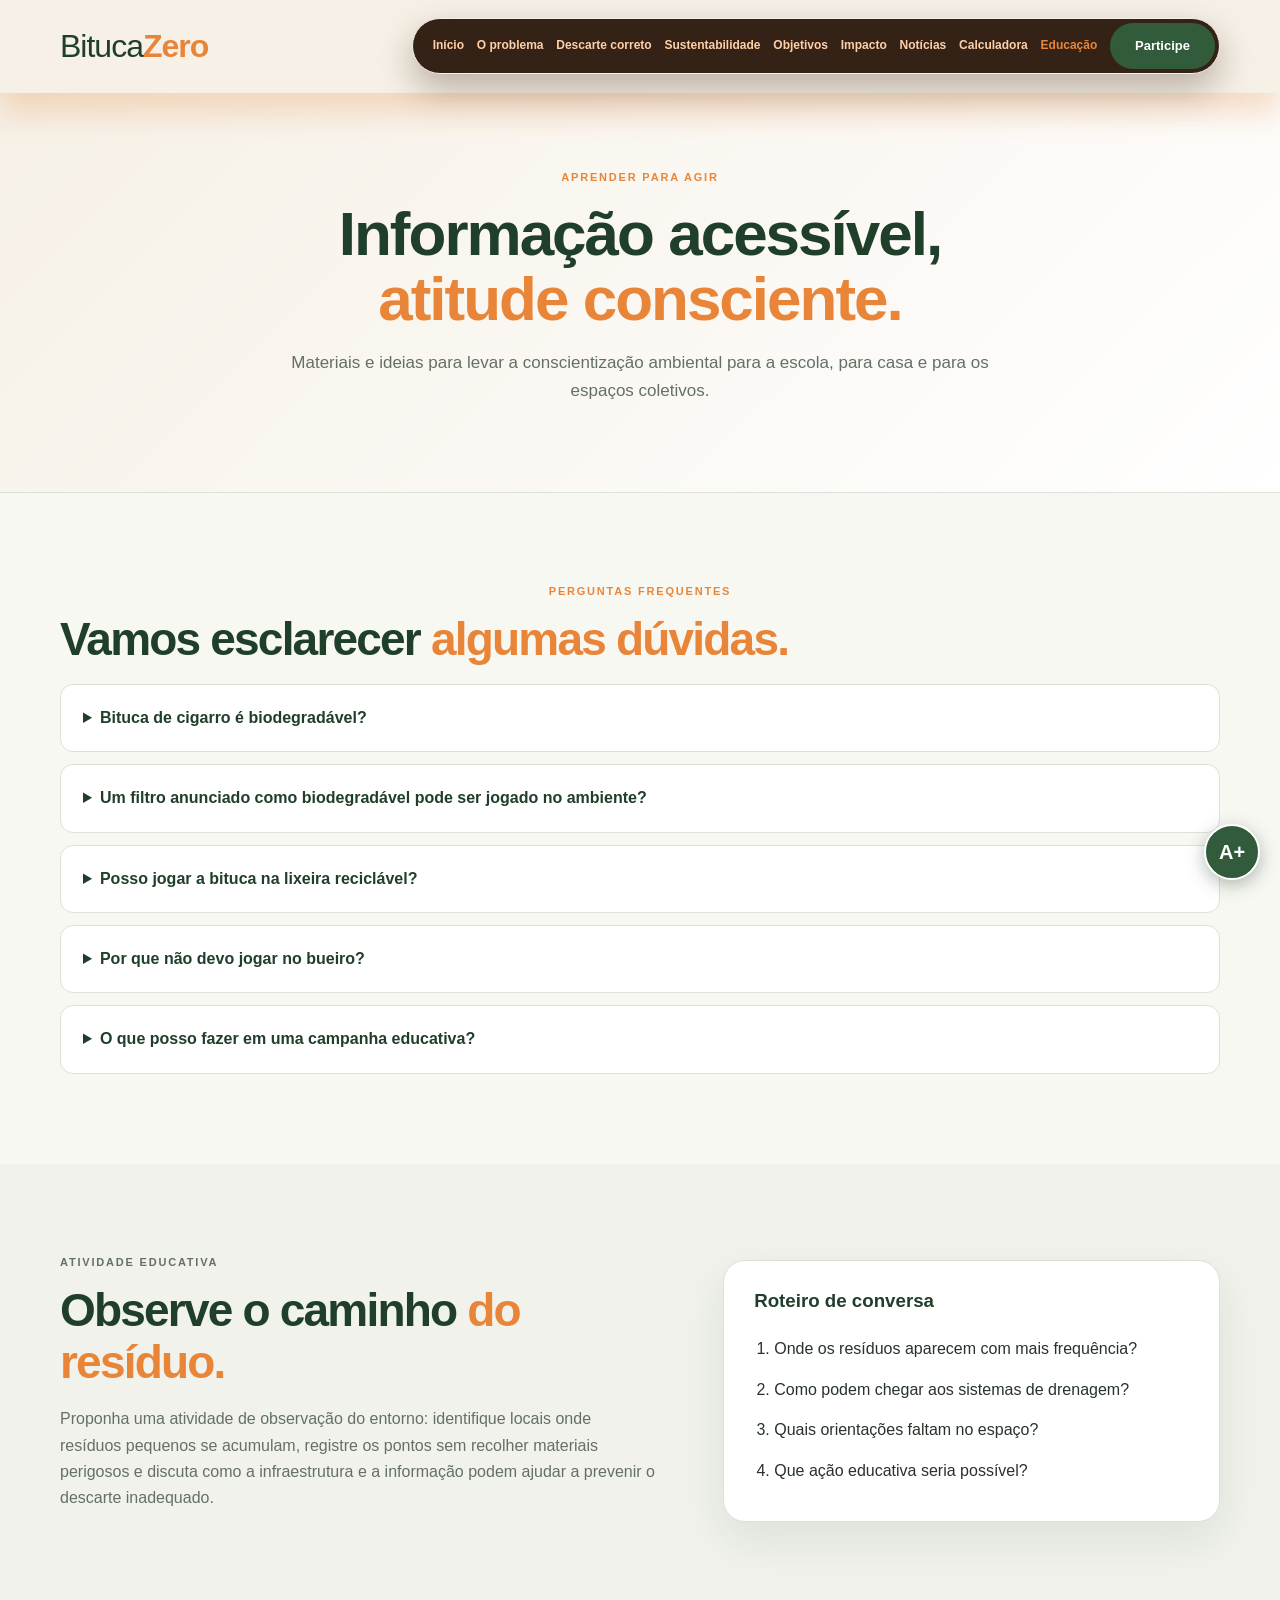
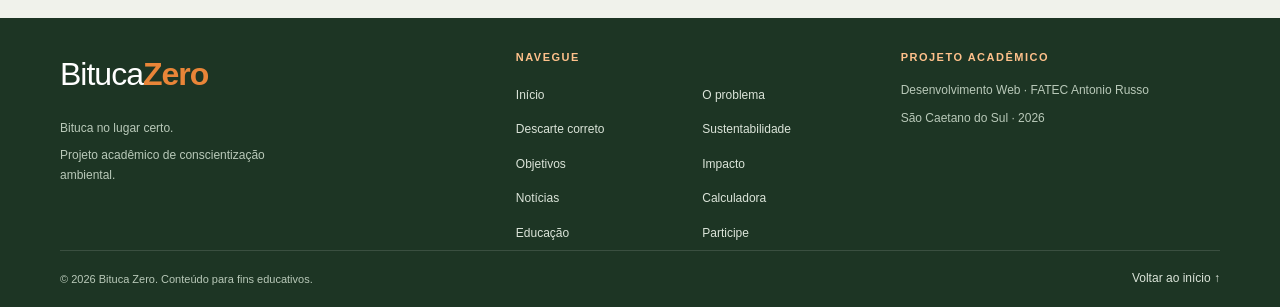
<file: educacao.html>
<!DOCTYPE html>
<html lang="pt-BR">
<head>
    <meta charset="UTF-8">
    <meta name="viewport" content="width=device-width, initial-scale=1.0">
    <meta name="description" content="Educação: informações e orientações do projeto Bituca Zero sobre descarte de bitucas e conscientização ambiental.">
    <meta name="theme-color" content="#315b3b">
    <title>Educação | Bituca Zero</title>
    <link rel="stylesheet" href="css/base.css">
    <link rel="stylesheet" href="css/educacao.css">
</head>
<body>
    <a class="atalho-conteudo" href="#conteudo">Pular para o conteúdo principal</a>
    <header class="cabecalho">
        <div class="container cabecalho_interno">
            <a class="logo" href="index.html" aria-label="Bituca Zero — página inicial">
                <span class="logo_texto">Bituca<strong>Zero</strong></span>
            </a>
            <button class="menu_toggle" type="button" aria-expanded="false" aria-controls="menu-principal" aria-label="Abrir menu">
                <span class="menu_toggle_barras" aria-hidden="true"></span>
            </button>
            <nav class="menu" id="menu-principal" aria-label="Menu principal">
                <ul class="menu_lista">
                    <li><a href="index.html">Início</a></li>
                    <li><a href="problema.html">O problema</a></li>
                    <li><a href="descarte.html">Descarte correto</a></li>
                    <li><a href="sustentabilidade.html">Sustentabilidade</a></li>
                    <li><a href="objetivos.html">Objetivos</a></li>
                    <li><a href="impacto.html">Impacto</a></li>
                    <li><a href="noticias.html">Notícias</a></li>
                    <li><a href="calculadora.html">Calculadora</a></li>
                    <li><a href="educacao.html" aria-current="page">Educação</a></li>
                    <li><a href="participe.html" class="menu_botao">Participe</a></li>
                </ul>
            </nav>
        </div>
    </header>
    <main id="conteudo">
        <section class="pagina-topo">
            <div class="container">
                <p class="sobretitulo">APRENDER PARA AGIR</p>
                <h1>Informação acessível, <em>atitude consciente.</em></h1>
                <p>Materiais e ideias para levar a conscientização ambiental para a escola, para casa e para os espaços coletivos.</p>
            </div>
        </section>

        <section class="secao">
            <div class="container">
                <div class="secao-cabecalho">
                    <div>
                        <p class="sobretitulo">PERGUNTAS FREQUENTES</p>
                        <h2>Vamos esclarecer <em>algumas dúvidas.</em></h2>
                    </div>
                </div>
                <div class="faq">
                    <details>
                        <summary>Bituca de cigarro é biodegradável?</summary>
                        <p>O filtro mais comum é feito de acetato de celulose, um material que pode persistir no ambiente e se fragmentar. Não deve ser tratado como resíduo que desaparece rapidamente.</p>
                    </details>
                    <details>
                        <summary>Um filtro anunciado como biodegradável pode ser jogado no ambiente?</summary>
                        <p>Não. Mesmo filtros apresentados como biodegradáveis podem reter resíduos do tabaco e liberar substâncias após o uso. Um estudo experimental publicado em 2020 encontrou efeitos em organismos de água doce para líquidos liberados por filtros convencionais e por filtros de celulose. A orientação continua sendo nunca abandonar a bituca no ambiente.</p>
                    </details>
                    <details>
                        <summary>Posso jogar a bituca na lixeira reciclável?</summary>
                        <p>Não presuma que a coleta seletiva comum aceita esse material. Verifique as orientações do serviço municipal ou de um programa especializado.</p>
                    </details>
                    <details>
                        <summary>Por que não devo jogar no bueiro?</summary>
                        <p>Porque a água da chuva pode transportar o resíduo pela drenagem urbana até córregos e rios.</p>
                    </details>
                    <details>
                        <summary>O que posso fazer em uma campanha educativa?</summary>
                        <p>Divulgar informações verificadas, conversar sobre descarte responsável e buscar parcerias com instituições locais.</p>
                    </details>
                </div>
            </div>
        </section>

        <section class="secao fundo-claro">
            <div class="container duas-colunas">
                <div>
                    <p class="sobretitulo">ATIVIDADE EDUCATIVA</p>
                    <h2>Observe o caminho <em>do resíduo.</em></h2>
                    <p>Proponha uma atividade de observação do entorno: identifique locais onde resíduos pequenos se acumulam, registre os pontos sem recolher materiais perigosos e discuta como a infraestrutura e a informação podem ajudar a prevenir o descarte inadequado.</p>
                </div>
                <div class="painel">
                    <h3>Roteiro de conversa</h3>
                    <ol class="lista-destaque">
                        <li>Onde os resíduos aparecem com mais frequência?</li>
                        <li>Como podem chegar aos sistemas de drenagem?</li>
                        <li>Quais orientações faltam no espaço?</li>
                        <li>Que ação educativa seria possível?</li>
                    </ol>
                </div>
            </div>
        </section>
    </main>
    <footer class="rodape">
        <div class="container rodape_interno">
            <div class="rodape_marca">
                <a class="logo logo_rodape" href="index.html" aria-label="Bituca Zero — página inicial">
                    <span class="logo_texto">Bituca<strong>Zero</strong></span>
                </a>
                <p>Bituca no lugar certo.</p>
                <p class="rodape_descricao">Projeto acadêmico de conscientização ambiental.</p>
            </div>
            <nav class="rodape_nav" aria-label="Navegação do rodapé">
                <p class="rodape_titulo">Navegue</p>
                <ul class="rodape_links">
                    <li><a href="index.html">Início</a></li>
                    <li><a href="problema.html">O problema</a></li>
                    <li><a href="descarte.html">Descarte correto</a></li>
                    <li><a href="sustentabilidade.html">Sustentabilidade</a></li>
                    <li><a href="objetivos.html">Objetivos</a></li>
                    <li><a href="impacto.html">Impacto</a></li>
                    <li><a href="noticias.html">Notícias</a></li>
                    <li><a href="calculadora.html">Calculadora</a></li>
                    <li><a href="educacao.html">Educação</a></li>
                    <li><a href="participe.html">Participe</a></li>
                </ul>
            </nav>
            <div class="rodape_projeto">
                <p class="rodape_titulo">Projeto acadêmico</p>
                <p>Desenvolvimento Web · FATEC Antonio Russo</p>
                <p>São Caetano do Sul · 2026</p>
            </div>
        </div>
        <div class="container rodape_final">
            <p>&copy; 2026 Bituca Zero. Conteúdo para fins educativos.</p>
            <a href="#conteudo">Voltar ao início ↑</a>
        </div>
    </footer>
    <div id="acesso">
        <button id="abrir" type="button" aria-expanded="false" aria-controls="painel" aria-label="Abrir painel de acessibilidade">A+</button>
        <section id="painel" role="dialog" aria-labelledby="titulo-acessibilidade" hidden>
            <h2 id="titulo-acessibilidade">Acessibilidade</h2>
            <div role="group" aria-label="Tamanho do texto">
                <span>Tamanho do texto</span>
                <button type="button" data-acao="fonte-menos" aria-label="Diminuir texto">A−</button>
                <button type="button" data-acao="fonte-mais" aria-label="Aumentar texto">A+</button>
            </div>
            <div role="group" aria-label="Opções visuais">
                <button type="button" data-toggle="alto-contraste" aria-pressed="false">Alto contraste</button>
                <button type="button" data-toggle="escala-cinza" aria-pressed="false">Tons de cinza</button>
                <button type="button" data-toggle="fonte-legivel" aria-pressed="false">Fonte legível</button>
                <button type="button" data-toggle="destacar-links" aria-pressed="false">Destacar links</button>
                <button type="button" data-toggle="espacamento" aria-pressed="false">Mais espaçamento</button>
                <button type="button" data-acao="daltonismo" aria-pressed="false">Modo daltônico: desligado</button>
            </div>
            <button type="button" class="a11y-reset" data-acao="reset" aria-live="polite">Restaurar padrão</button>
        </section>
        <svg aria-hidden="true" focusable="false">
            <defs>
                <filter id="filtro-protanopia"><feColorMatrix type="matrix" values="0.567 0.433 0 0 0  0.558 0.442 0 0 0  0 0.242 0.758 0 0  0 0 0 1 0"/></filter>
                <filter id="filtro-deuteranopia"><feColorMatrix type="matrix" values="0.625 0.375 0 0 0  0.7 0.3 0 0 0  0 0.3 0.7 0 0  0 0 0 1 0"/></filter>
                <filter id="filtro-tritanopia"><feColorMatrix type="matrix" values="0.95 0.05 0 0 0  0 0.433 0.567 0 0  0 0.475 0.525 0 0  0 0 0 1 0"/></filter>
            </defs>
        </svg>
    </div>
    <script src="js/menu.js" defer></script>
    <script src="js/acessibilidade.js" defer></script>
</body>
</html>
</file>
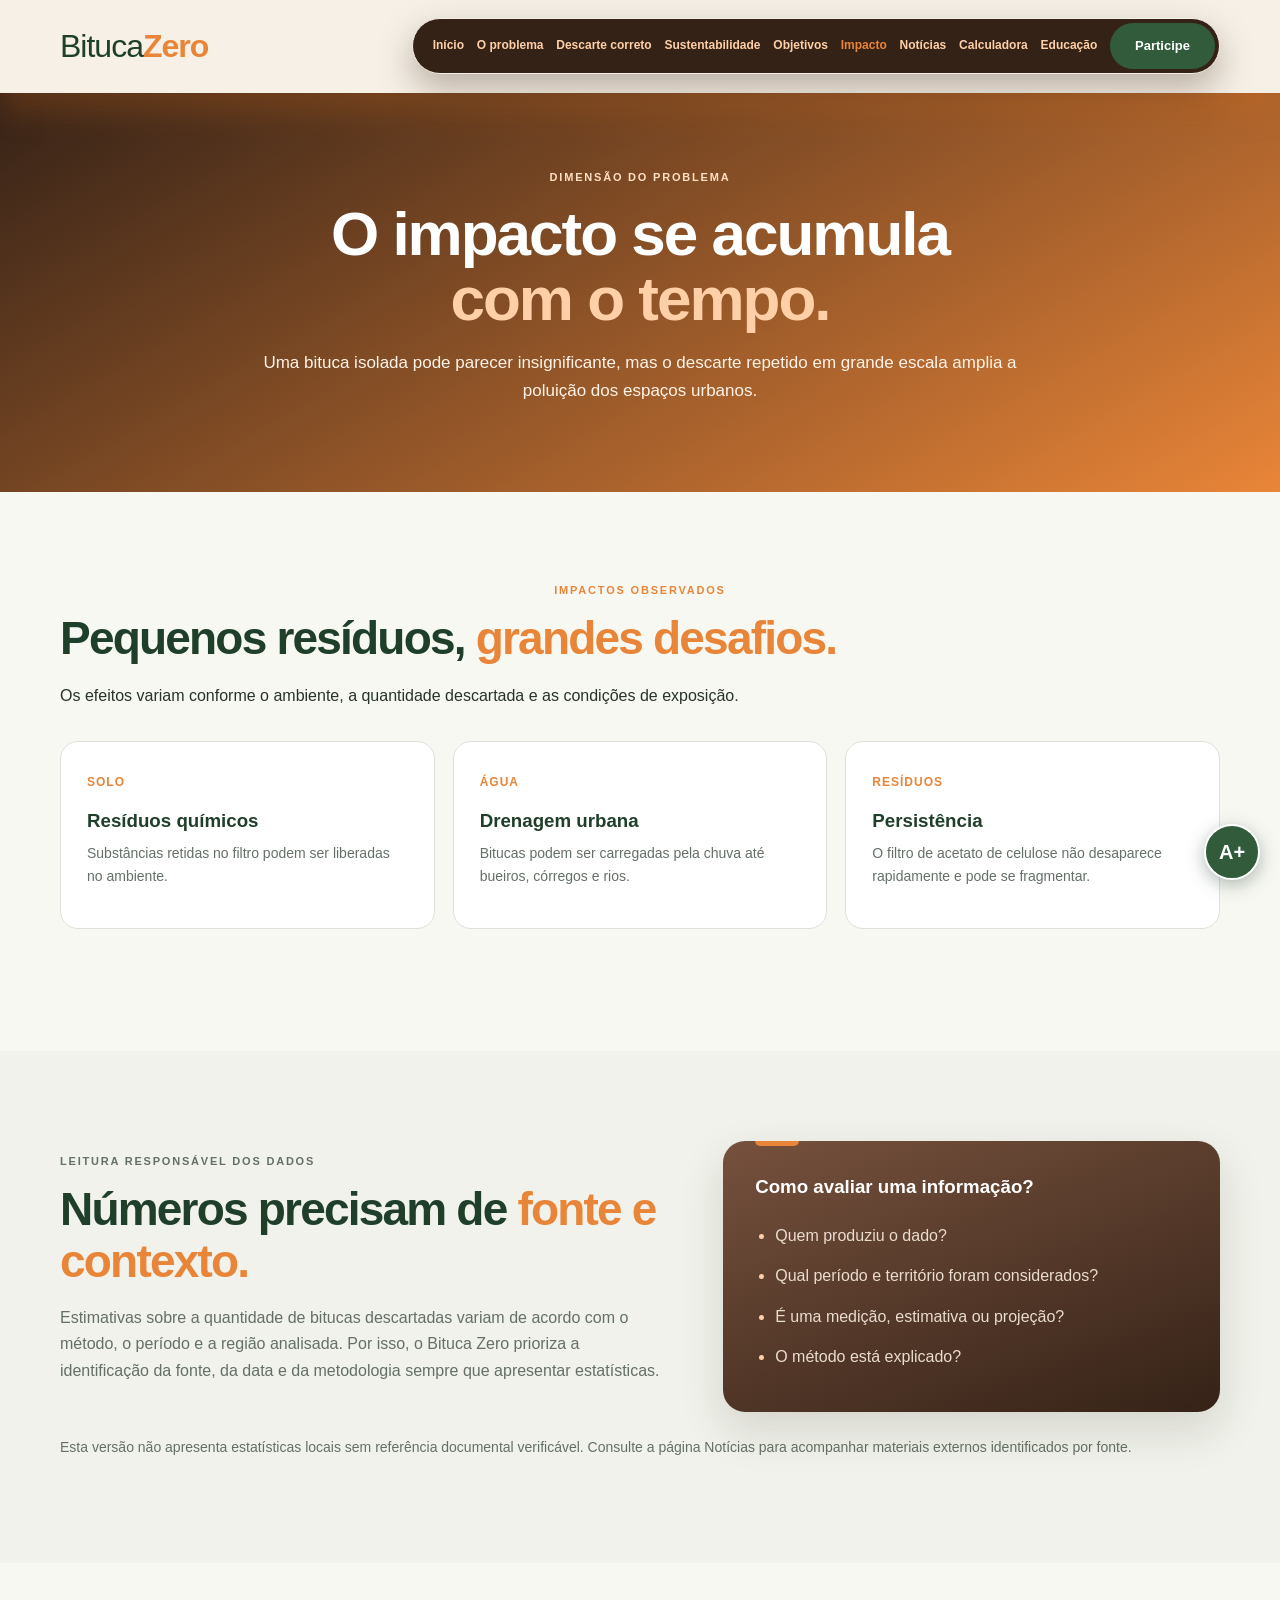
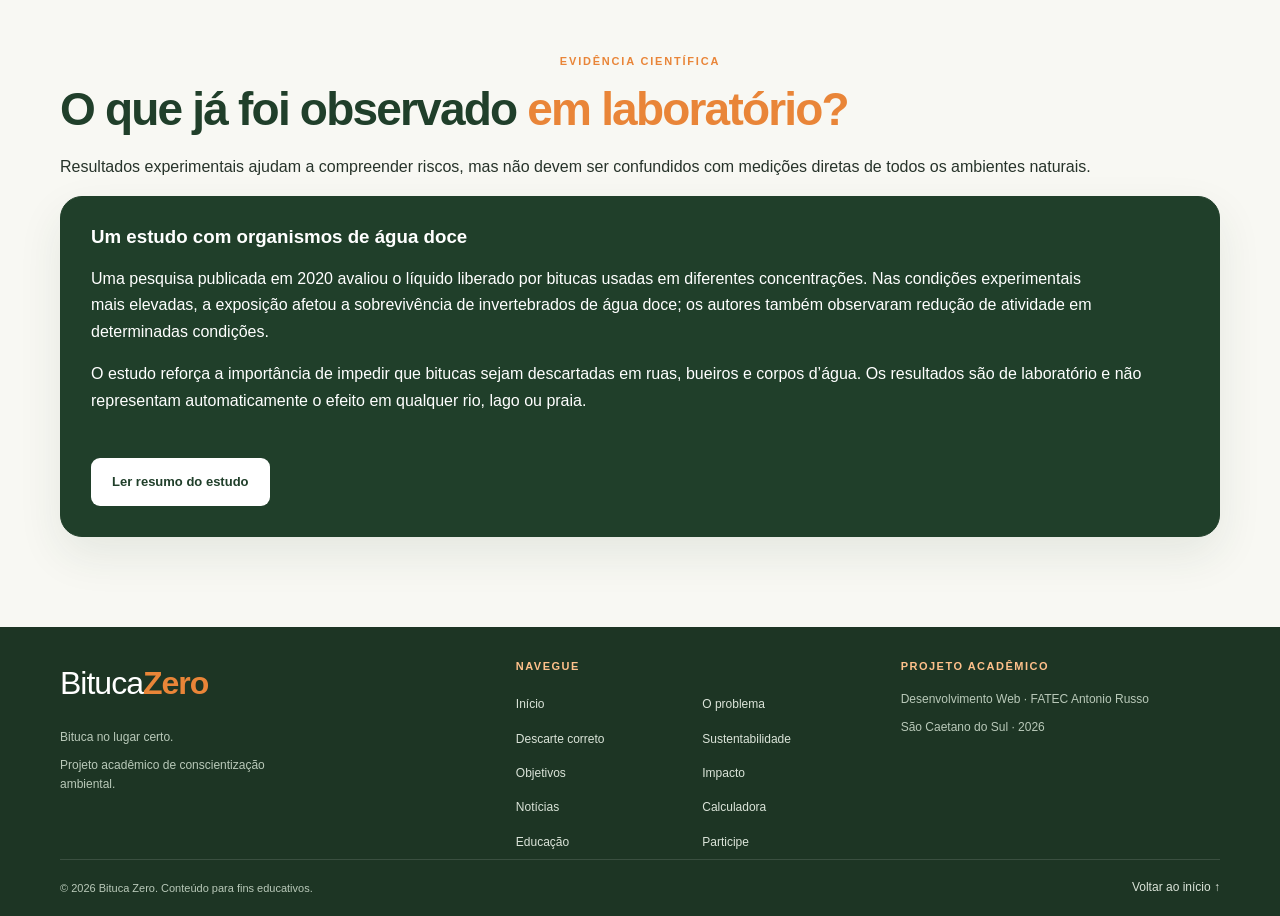
<file: impacto.html>
<!DOCTYPE html>
<html lang="pt-BR">
<head>
    <meta charset="UTF-8">
    <meta name="viewport" content="width=device-width, initial-scale=1.0">
    <meta name="description" content="Impacto: informações e orientações do projeto Bituca Zero sobre descarte de bitucas e conscientização ambiental.">
    <meta name="theme-color" content="#315b3b">
    <title>Impacto | Bituca Zero</title>
    <link rel="stylesheet" href="css/base.css">
    <link rel="stylesheet" href="css/impacto.css?v=2">
</head>
<body>
    <a class="atalho-conteudo" href="#conteudo">Pular para o conteúdo principal</a>
    <header class="cabecalho">
        <div class="container cabecalho_interno">
            <a class="logo" href="index.html" aria-label="Bituca Zero — página inicial">
                <span class="logo_texto">Bituca<strong>Zero</strong></span>
            </a>
            <button class="menu_toggle" type="button" aria-expanded="false" aria-controls="menu-principal" aria-label="Abrir menu">
                <span class="menu_toggle_barras" aria-hidden="true"></span>
            </button>
            <nav class="menu" id="menu-principal" aria-label="Menu principal">
                <ul class="menu_lista">
                    <li><a href="index.html">Início</a></li>
                    <li><a href="problema.html">O problema</a></li>
                    <li><a href="descarte.html">Descarte correto</a></li>
                    <li><a href="sustentabilidade.html">Sustentabilidade</a></li>
                    <li><a href="objetivos.html">Objetivos</a></li>
                    <li><a href="impacto.html" aria-current="page">Impacto</a></li>
                    <li><a href="noticias.html">Notícias</a></li>
                    <li><a href="calculadora.html">Calculadora</a></li>
                    <li><a href="educacao.html">Educação</a></li>
                    <li><a href="participe.html" class="menu_botao">Participe</a></li>
                </ul>
            </nav>
        </div>
    </header>
    <main id="conteudo">
        <section class="pagina-topo pagina-topo-gradiente">
            <div class="container">
                <p class="sobretitulo">DIMENSÃO DO PROBLEMA</p>
                <h1>O impacto se acumula <em>com o tempo.</em></h1>
                <p>Uma bituca isolada pode parecer insignificante, mas o descarte repetido em grande escala amplia a poluição dos espaços urbanos.</p>
            </div>
        </section>

        <section class="secao">
            <div class="container">
                <div class="secao-cabecalho">
                    <div>
                        <p class="sobretitulo">IMPACTOS OBSERVADOS</p>
                        <h2>Pequenos resíduos, <em>grandes desafios.</em></h2>
                    </div>
                    <p>Os efeitos variam conforme o ambiente, a quantidade descartada e as condições de exposição.</p>
                </div>
                <div class="grade-cartoes">
                    <article class="cartao-info">
                        <span>SOLO</span>
                        <h3>Resíduos químicos</h3>
                        <p>Substâncias retidas no filtro podem ser liberadas no ambiente.</p>
                    </article>
                    <article class="cartao-info">
                        <span>ÁGUA</span>
                        <h3>Drenagem urbana</h3>
                        <p>Bitucas podem ser carregadas pela chuva até bueiros, córregos e rios.</p>
                    </article>
                    <article class="cartao-info">
                        <span>RESÍDUOS</span>
                        <h3>Persistência</h3>
                        <p>O filtro de acetato de celulose não desaparece rapidamente e pode se fragmentar.</p>
                    </article>
                </div>
            </div>
        </section>

        <section class="secao fundo-claro">
            <div class="container duas-colunas">
                <div>
                    <p class="sobretitulo">LEITURA RESPONSÁVEL DOS DADOS</p>
                    <h2>Números precisam de <em>fonte e contexto.</em></h2>
                    <p>Estimativas sobre a quantidade de bitucas descartadas variam de acordo com o método, o período e a região analisada. Por isso, o Bituca Zero prioriza a identificação da fonte, da data e da metodologia sempre que apresentar estatísticas.</p>
                </div>
                <div class="painel painel-marrom">
                    <h3>Como avaliar uma informação?</h3>
                    <ul class="lista-destaque">
                        <li>Quem produziu o dado?</li>
                        <li>Qual período e território foram considerados?</li>
                        <li>É uma medição, estimativa ou projeção?</li>
                        <li>O método está explicado?</li>
                    </ul>
                </div>
            </div>
            <p class="container nota">Esta versão não apresenta estatísticas locais sem referência documental verificável. Consulte a página Notícias para acompanhar materiais externos identificados por fonte.</p>
        </section>

        <section class="secao">
            <div class="container">
                <div class="secao-cabecalho">
                    <div>
                        <p class="sobretitulo">EVIDÊNCIA CIENTÍFICA</p>
                        <h2>O que já foi observado <em>em laboratório?</em></h2>
                    </div>
                    <p>Resultados experimentais ajudam a compreender riscos, mas não devem ser confundidos com medições diretas de todos os ambientes naturais.</p>
                </div>
                <div class="painel painel-verde">
                    <h3>Um estudo com organismos de água doce</h3>
                    <p>Uma pesquisa publicada em 2020 avaliou o líquido liberado por bitucas usadas em diferentes concentrações. Nas condições experimentais mais elevadas, a exposição afetou a sobrevivência de invertebrados de água doce; os autores também observaram redução de atividade em determinadas condições.</p>
                    <p>O estudo reforça a importância de impedir que bitucas sejam descartadas em ruas, bueiros e corpos d’água. Os resultados são de laboratório e não representam automaticamente o efeito em qualquer rio, lago ou praia.</p>
                    <a class="botao botao_claro" href="https://pubmed.ncbi.nlm.nih.gov/32781211/" target="_blank" rel="noopener noreferrer">Ler resumo do estudo</a>
                </div>
            </div>
        </section>
    </main>
    <footer class="rodape">
        <div class="container rodape_interno">
            <div class="rodape_marca">
                <a class="logo logo_rodape" href="index.html" aria-label="Bituca Zero — página inicial">
                    <span class="logo_texto">Bituca<strong>Zero</strong></span>
                </a>
                <p>Bituca no lugar certo.</p>
                <p class="rodape_descricao">Projeto acadêmico de conscientização ambiental.</p>
            </div>
            <nav class="rodape_nav" aria-label="Navegação do rodapé">
                <p class="rodape_titulo">Navegue</p>
                <ul class="rodape_links">
                    <li><a href="index.html">Início</a></li>
                    <li><a href="problema.html">O problema</a></li>
                    <li><a href="descarte.html">Descarte correto</a></li>
                    <li><a href="sustentabilidade.html">Sustentabilidade</a></li>
                    <li><a href="objetivos.html">Objetivos</a></li>
                    <li><a href="impacto.html">Impacto</a></li>
                    <li><a href="noticias.html">Notícias</a></li>
                    <li><a href="calculadora.html">Calculadora</a></li>
                    <li><a href="educacao.html">Educação</a></li>
                    <li><a href="participe.html">Participe</a></li>
                </ul>
            </nav>
            <div class="rodape_projeto">
                <p class="rodape_titulo">Projeto acadêmico</p>
                <p>Desenvolvimento Web · FATEC Antonio Russo</p>
                <p>São Caetano do Sul · 2026</p>
            </div>
        </div>
        <div class="container rodape_final">
            <p>&copy; 2026 Bituca Zero. Conteúdo para fins educativos.</p>
            <a href="#conteudo">Voltar ao início ↑</a>
        </div>
    </footer>
    <div id="acesso">
        <button id="abrir" type="button" aria-expanded="false" aria-controls="painel" aria-label="Abrir painel de acessibilidade">A+</button>
        <section id="painel" role="dialog" aria-labelledby="titulo-acessibilidade" hidden>
            <h2 id="titulo-acessibilidade">Acessibilidade</h2>
            <div role="group" aria-label="Tamanho do texto">
                <span>Tamanho do texto</span>
                <button type="button" data-acao="fonte-menos" aria-label="Diminuir texto">A−</button>
                <button type="button" data-acao="fonte-mais" aria-label="Aumentar texto">A+</button>
            </div>
            <div role="group" aria-label="Opções visuais">
                <button type="button" data-toggle="alto-contraste" aria-pressed="false">Alto contraste</button>
                <button type="button" data-toggle="escala-cinza" aria-pressed="false">Tons de cinza</button>
                <button type="button" data-toggle="fonte-legivel" aria-pressed="false">Fonte legível</button>
                <button type="button" data-toggle="destacar-links" aria-pressed="false">Destacar links</button>
                <button type="button" data-toggle="espacamento" aria-pressed="false">Mais espaçamento</button>
                <button type="button" data-acao="daltonismo" aria-pressed="false">Modo daltônico: desligado</button>
            </div>
            <button type="button" class="a11y-reset" data-acao="reset" aria-live="polite">Restaurar padrão</button>
        </section>
        <svg aria-hidden="true" focusable="false">
            <defs>
                <filter id="filtro-protanopia"><feColorMatrix type="matrix" values="0.567 0.433 0 0 0  0.558 0.442 0 0 0  0 0.242 0.758 0 0  0 0 0 1 0"/></filter>
                <filter id="filtro-deuteranopia"><feColorMatrix type="matrix" values="0.625 0.375 0 0 0  0.7 0.3 0 0 0  0 0.3 0.7 0 0  0 0 0 1 0"/></filter>
                <filter id="filtro-tritanopia"><feColorMatrix type="matrix" values="0.95 0.05 0 0 0  0 0.433 0.567 0 0  0 0.475 0.525 0 0  0 0 0 1 0"/></filter>
            </defs>
        </svg>
    </div>
    <script src="js/menu.js" defer></script>
    <script src="js/acessibilidade.js" defer></script>
</body>
</html>
</file>
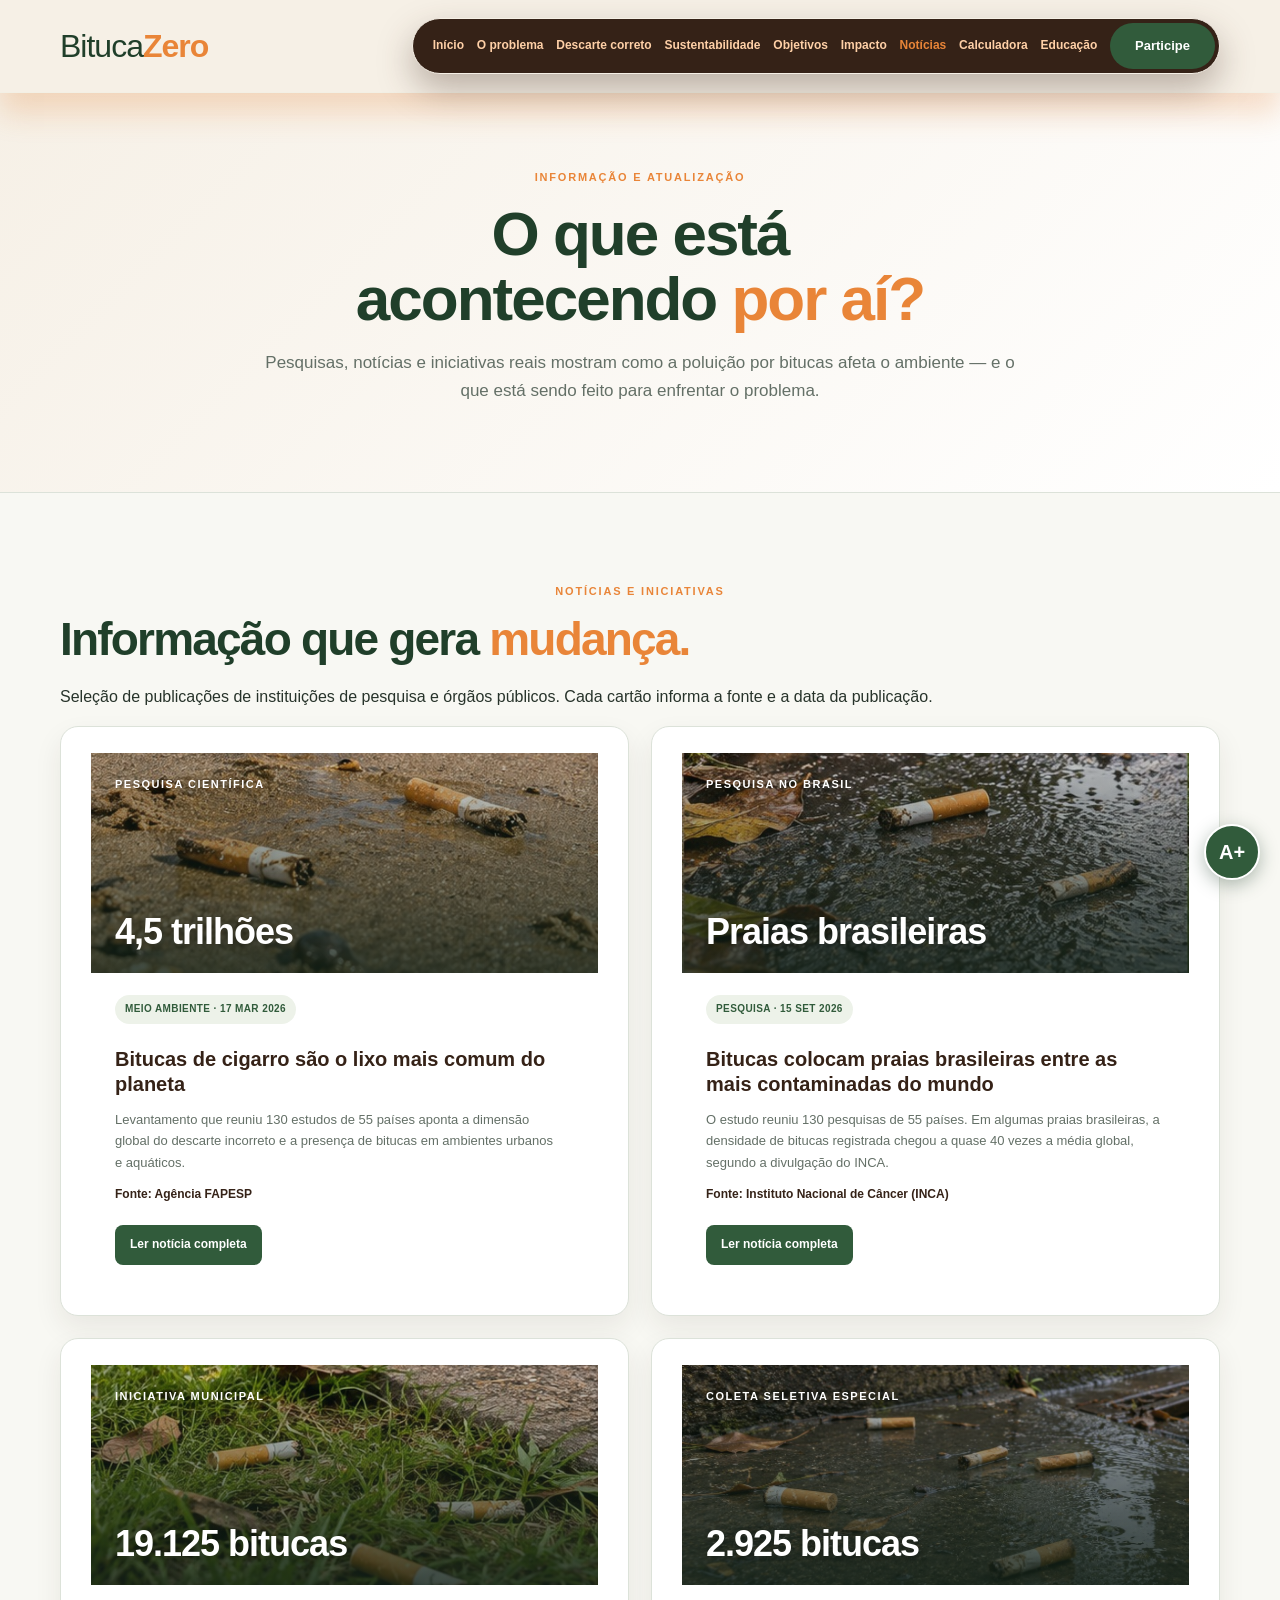
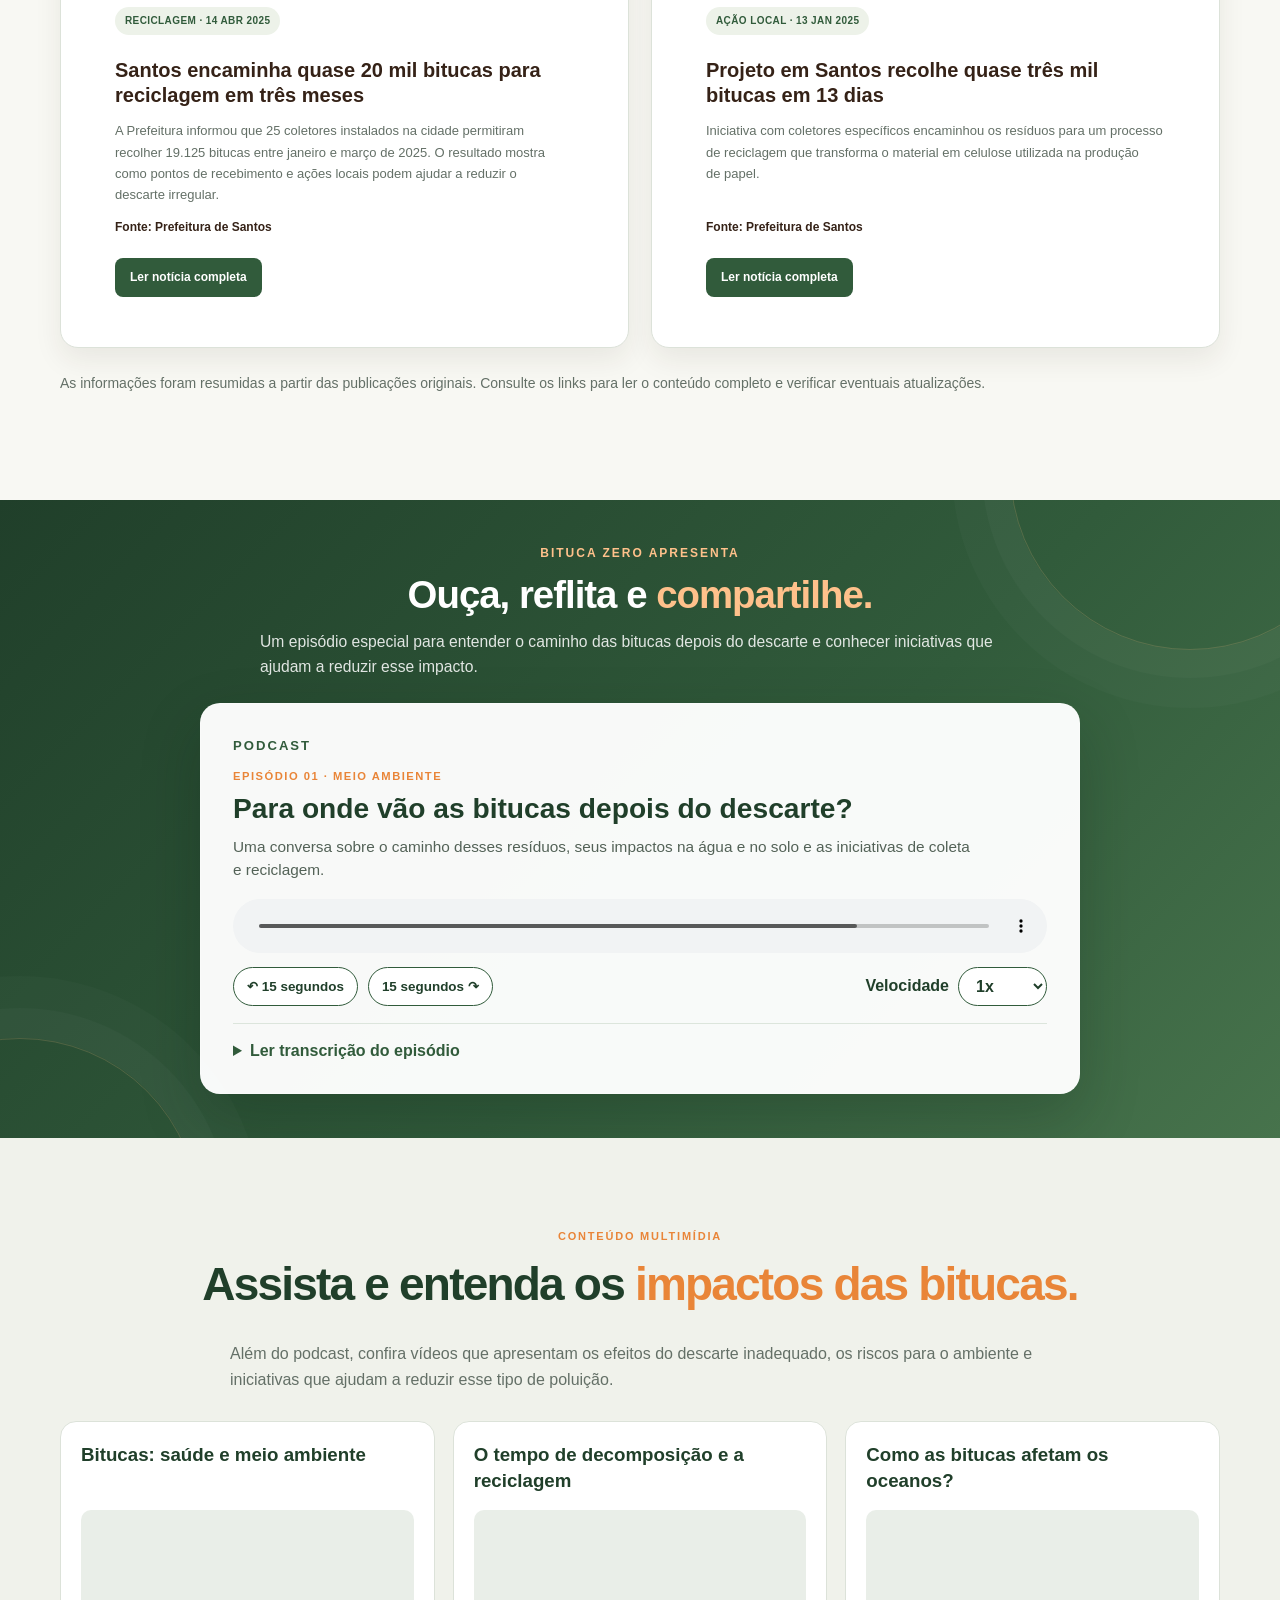
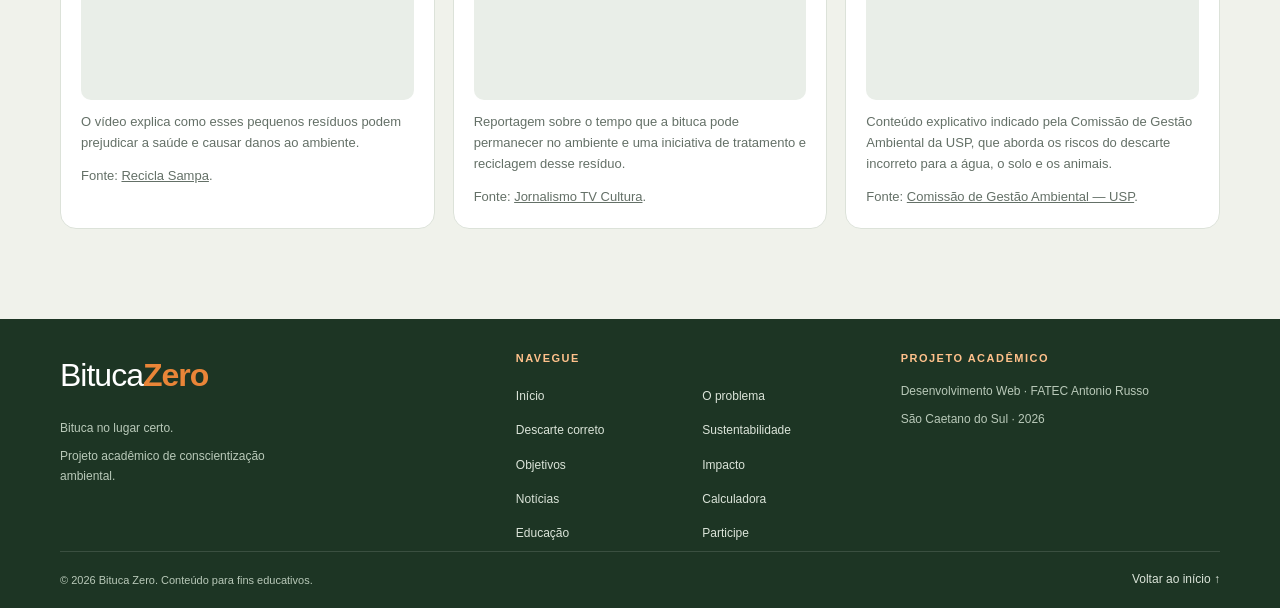
<file: noticias.html>
<!DOCTYPE html>
<html lang="pt-BR">
<head>
    <meta charset="UTF-8">
    <meta name="viewport" content="width=device-width, initial-scale=1.0">
    <meta name="description" content="Notícias e iniciativas sobre poluição por bitucas de cigarro, pesquisa ambiental e reciclagem.">
    <meta name="theme-color" content="#315b3b">
    <title>Notícias | Bituca Zero</title>
    <link rel="stylesheet" href="css/base.css">
    <link rel="stylesheet" href="css/noticias.css?v=3">
</head>
<body>
    <a class="atalho-conteudo" href="#conteudo">Pular para o conteúdo principal</a>
    <header class="cabecalho">
        <div class="container cabecalho_interno">
            <a class="logo" href="index.html" aria-label="Bituca Zero — página inicial">
                <span class="logo_texto">Bituca<strong>Zero</strong></span>
            </a>
            <button class="menu_toggle" type="button" aria-expanded="false" aria-controls="menu-principal" aria-label="Abrir menu">
                <span class="menu_toggle_barras" aria-hidden="true"></span>
            </button>
            <nav class="menu" id="menu-principal" aria-label="Menu principal">
                <ul class="menu_lista">
                    <li><a href="index.html">Início</a></li>
                    <li><a href="problema.html">O problema</a></li>
                    <li><a href="descarte.html">Descarte correto</a></li>
                    <li><a href="sustentabilidade.html">Sustentabilidade</a></li>
                    <li><a href="objetivos.html">Objetivos</a></li>
                    <li><a href="impacto.html">Impacto</a></li>
                    <li><a href="noticias.html" aria-current="page">Notícias</a></li>
                    <li><a href="calculadora.html">Calculadora</a></li>
                    <li><a href="educacao.html">Educação</a></li>
                    <li><a href="participe.html" class="menu_botao">Participe</a></li>
                </ul>
            </nav>
        </div>
    </header>

    <main id="conteudo">
        <section class="pagina-topo">
            <div class="container">
                <p class="sobretitulo">INFORMAÇÃO E ATUALIZAÇÃO</p>
                <h1>O que está acontecendo <em>por aí?</em></h1>
                <p>Pesquisas, notícias e iniciativas reais mostram como a poluição por bitucas afeta o ambiente — e o que está sendo feito para enfrentar o problema.</p>
            </div>
        </section>

        <section class="secao">
            <div class="container">
                <div class="secao-cabecalho">
                    <div>
                        <p class="sobretitulo">NOTÍCIAS E INICIATIVAS</p>
                        <h2>Informação que gera <em>mudança.</em></h2>
                    </div>
                    <p>Seleção de publicações de instituições de pesquisa e órgãos públicos. Cada cartão informa a fonte e a data da publicação.</p>
                </div>

                <div class="noticia-lista">
                    <article class="noticia">
                        <div class="noticia-capa noticia-capa-pesquisa"><img src="img/problematica-praia.jpg" alt="Imagem ilustrativa de bitucas descartadas na areia de uma praia"><span>Pesquisa científica</span><strong>4,5 trilhões</strong></div>
                        <div class="noticia-conteudo">
                            <span class="noticia-tag">MEIO AMBIENTE · 17 MAR 2026</span>
                            <h3>Bitucas de cigarro são o lixo mais comum do planeta</h3>
                            <p>Levantamento que reuniu 130 estudos de 55 países aponta a dimensão global do descarte incorreto e a presença de bitucas em ambientes urbanos e aquáticos.</p>
                            <p class="noticia-fonte">Fonte: Agência FAPESP</p>
                            <a href="https://agencia.fapesp.br/index.php/bitucas-de-cigarro-sao-o-lixo-mais-comum-do-planeta-com-45-trilhoes-de-unidades-descartadas-por-ano/57377" target="_blank" rel="noopener noreferrer">Ler notícia completa</a>
                        </div>
                    </article>

                    <article class="noticia">
                        <div class="noticia-capa noticia-capa-praia"><img src="img/problematica-bueiro-nova.jpg" alt="Imagem ilustrativa de bitucas próximas a um bueiro em uma rua molhada"><span>Pesquisa no Brasil</span><strong>Praias brasileiras</strong></div>
                        <div class="noticia-conteudo">
                            <span class="noticia-tag">PESQUISA · 15 SET 2026</span>
                            <h3>Bitucas colocam praias brasileiras entre as mais contaminadas do mundo</h3>
                            <p>O estudo reuniu 130 pesquisas de 55 países. Em algumas praias brasileiras, a densidade de bitucas registrada chegou a quase 40 vezes a média global, segundo a divulgação do INCA.</p>
                            <p class="noticia-fonte">Fonte: Instituto Nacional de Câncer (INCA)</p>
                            <a href="https://www.gov.br/inca/pt-br/canais-de-atendimento/imprensa/releases/2026/bitucas-de-cigarro-colocam-praias-brasileiras-entre-as-mais-contaminadas-do-mundo" target="_blank" rel="noopener noreferrer">Ler notícia completa</a>
                        </div>
                    </article>

                    <article class="noticia">
                        <div class="noticia-capa noticia-capa-santos"><img src="img/problematica-parque.jpg" alt="Imagem ilustrativa de bitucas abandonadas no gramado de um parque"><span>Iniciativa municipal</span><strong>19.125 bitucas</strong></div>
                        <div class="noticia-conteudo">
                            <span class="noticia-tag">RECICLAGEM · 14 ABR 2025</span>
                            <h3>Santos encaminha quase 20 mil bitucas para reciclagem em três meses</h3>
                            <p>A Prefeitura informou que 25 coletores instalados na cidade permitiram recolher 19.125 bitucas entre janeiro e março de 2025. O resultado mostra como pontos de recebimento e ações locais podem ajudar a reduzir o descarte irregular.</p>
                            <p class="noticia-fonte">Fonte: Prefeitura de Santos</p>
                            <a href="https://www.santos.sp.gov.br/?q=node%2F164452" target="_blank" rel="noopener noreferrer">Ler notícia completa</a>
                        </div>
                    </article>

                    <article class="noticia">
                        <div class="noticia-capa noticia-capa-coleta"><img src="img/problematica-calcada.jpg" alt="Bitucas descartadas em uma área urbana molhada após a chuva"><span>Coleta seletiva especial</span><strong>2.925 bitucas</strong></div>
                        <div class="noticia-conteudo">
                            <span class="noticia-tag">AÇÃO LOCAL · 13 JAN 2025</span>
                            <h3>Projeto em Santos recolhe quase três mil bitucas em 13 dias</h3>
                            <p>Iniciativa com coletores específicos encaminhou os resíduos para um processo de reciclagem que transforma o material em celulose utilizada na produção de papel.</p>
                            <p class="noticia-fonte">Fonte: Prefeitura de Santos</p>
                            <a href="https://www.santos.sp.gov.br/?q=noticia%2Fsantos-coleta-quase-tres-mil-bitucas-em-13-dias-e-avanca-em-reciclagem-sustentavel" target="_blank" rel="noopener noreferrer">Ler notícia completa</a>
                        </div>
                    </article>
                </div>
                <p class="nota">As informações foram resumidas a partir das publicações originais. Consulte os links para ler o conteúdo completo e verificar eventuais atualizações.</p>
            </div>
        </section>
<section class="secao bz-podcast-secao" aria-labelledby="titulo-podcast">
    <div class="container">
        <div class="bz-podcast-topo">
            <p class="sobretitulo">BITUCA ZERO APRESENTA</p>
            <h2 id="titulo-podcast">Ouça, reflita e <em>compartilhe.</em></h2>
            <p>Um episódio especial para entender o caminho das bitucas depois do descarte e conhecer iniciativas que ajudam a reduzir esse impacto.</p>
        </div>

        <article class="bz-podcast-card bz-podcast-card-simples" aria-labelledby="podcast-episodio-titulo">
            <div class="bz-podcast-conteudo">
                <p class="bz-podcast-identificacao">PODCAST</p>
                <p class="bz-podcast-numero">EPISÓDIO 01 · MEIO AMBIENTE</p>
                <h3 id="podcast-episodio-titulo">Para onde vão as bitucas depois do descarte?</h3>
                <p class="bz-podcast-descricao">Uma conversa sobre o caminho desses resíduos, seus impactos na água e no solo e as iniciativas de coleta e reciclagem.</p>

                <audio id="audio-podcast" controls preload="metadata">
                    <source src="audio/episodio-01.mp3" type="audio/mpeg">
                    Seu navegador não oferece suporte ao player de áudio. Você pode ler a transcrição abaixo.
                </audio>

                <div class="bz-podcast-controles" role="group" aria-label="Controles adicionais do episódio">
                    <div class="bz-podcast-pulos">
                        <button type="button" id="voltar-15" class="bz-podcast-botao">↶ 15 segundos</button>
                        <button type="button" id="avancar-15" class="bz-podcast-botao">15 segundos ↷</button>
                    </div>
                    <label class="bz-podcast-velocidade" for="velocidade-audio">Velocidade
                        <select id="velocidade-audio">
                            <option value="0.75">0,75x</option>
                            <option value="1" selected>1x</option>
                            <option value="1.25">1,25x</option>
                            <option value="1.5">1,5x</option>
                            <option value="1.75">1,75x</option>
                            <option value="2">2x</option>
                        </select>
                    </label>
                </div>

                <details class="bz-podcast-transcricao">
                    <summary>Ler transcrição do episódio</summary>
                    <div class="bz-podcast-texto">
                        <p>Você está ouvindo o Bituca Zero, um espaço para conversar sobre meio ambiente e pequenas atitudes que fazem diferença.</p>
                        <p>No episódio de hoje: para onde vão as bitucas depois do descarte?</p>
                        <p>Uma bituca pode parecer pequena e inofensiva. Mas, quando é jogada na rua, ela pode ser levada pela chuva até bueiros, córregos e rios. O filtro do cigarro contém acetato de celulose, um tipo de plástico que pode permanecer no ambiente por muito tempo e se fragmentar em partículas menores.</p>
                        <p>Além disso, a bituca usada pode carregar resíduos da fumaça, como nicotina e metais. Essas substâncias podem se espalhar no solo e na água, afetando os ambientes e os seres vivos.</p>
                        <p>E quando ela é descartada corretamente? O primeiro passo é esperar que esteja completamente apagada e colocá-la em um coletor apropriado. Em alguns municípios e projetos, esses resíduos são recolhidos e encaminhados para processos específicos de tratamento e reciclagem. Isso não significa que toda bituca possa ser reciclada em qualquer lugar: é preciso existir coleta e destinação adequadas.</p>
                        <p>As notícias mostram iniciativas que já acontecem, como a instalação de coletores em Santos. São ações importantes, mas a prevenção continua sendo fundamental: não jogar bitucas no chão, nas praias ou nos bueiros e apoiar soluções de descarte responsável.</p>
                        <p>Uma bituca é pequena. O impacto de milhares delas, não. Informação, responsabilidade e participação ajudam a manter nossas cidades e águas mais limpas.</p>
                        <p>Este foi o Bituca Zero. Obrigado por ouvir. Até o próximo episódio!</p>
                    </div>
                </details>
            </div>
        </article>
    </div>
</section>

<section class="secao fundo-claro">
    <div class="container">
        <div class="multimidia-topo">
            <p class="sobretitulo">CONTEÚDO MULTIMÍDIA</p>
            <h2>Assista e entenda os <em>impactos das bitucas.</em></h2>
            <p class="introducao-multimidia">Além do podcast, confira vídeos que apresentam os efeitos do descarte inadequado, os riscos para o ambiente e iniciativas que ajudam a reduzir esse tipo de poluição.</p>
        </div>

        <div class="multimidia-grade">
            <article class="midia-card">
                <h3>Bitucas: saúde e meio ambiente</h3>
                <iframe title="Bitucas de cigarro, saúde e meio ambiente — Recicla Sampa" src="https://www.youtube-nocookie.com/embed/OsMp9upTu0w?rel=0" loading="lazy" referrerpolicy="strict-origin-when-cross-origin" allow="accelerometer; autoplay; clipboard-write; encrypted-media; gyroscope; picture-in-picture; web-share" allowfullscreen></iframe>
                <p class="ajuda-campo">O vídeo explica como esses pequenos resíduos podem prejudicar a saúde e causar danos ao ambiente.</p>
                <p class="ajuda-campo">Fonte: <a href="https://www.youtube.com/watch?v=OsMp9upTu0w" target="_blank" rel="noopener noreferrer">Recicla Sampa</a>.</p>
            </article>

            <article class="midia-card">
                <h3>O tempo de decomposição e a reciclagem</h3>
                <iframe title="Empresas testam processo para reciclagem de bitucas — TV Cultura" src="https://www.youtube-nocookie.com/embed/z2HcL2s1-lY?rel=0" loading="lazy" referrerpolicy="strict-origin-when-cross-origin" allow="accelerometer; autoplay; clipboard-write; encrypted-media; gyroscope; picture-in-picture; web-share" allowfullscreen></iframe>
                <p class="ajuda-campo">Reportagem sobre o tempo que a bituca pode permanecer no ambiente e uma iniciativa de tratamento e reciclagem desse resíduo.</p>
                <p class="ajuda-campo">Fonte: <a href="https://www.youtube.com/watch?v=z2HcL2s1-lY" target="_blank" rel="noopener noreferrer">Jornalismo TV Cultura</a>.</p>
            </article>

            <article class="midia-card">
                <h3>Como as bitucas afetam os oceanos?</h3>
                <iframe title="Vídeo explicativo sobre os riscos do descarte inadequado de bitucas — indicado pela Comissão de Gestão Ambiental da USP" src="https://www.youtube-nocookie.com/embed/BX0Xh-65PFA?rel=0" loading="lazy" referrerpolicy="strict-origin-when-cross-origin" allow="accelerometer; autoplay; clipboard-write; encrypted-media; gyroscope; picture-in-picture; web-share" allowfullscreen></iframe>
                <p class="ajuda-campo">Conteúdo explicativo indicado pela Comissão de Gestão Ambiental da USP, que aborda os riscos do descarte incorreto para a água, o solo e os animais.</p>
                <p class="ajuda-campo">Fonte: <a href="https://cga.fmrp.usp.br/os-riscos-causados-pelo-descarte-inadequado-das-bitucas-de-cigarro/" target="_blank" rel="noopener noreferrer">Comissão de Gestão Ambiental — USP</a>.</p>
            </article>
        </div>
    </div>
</section>
    </main>

    <footer class="rodape">
        <div class="container rodape_interno">
            <div class="rodape_marca">
                <a class="logo logo_rodape" href="index.html" aria-label="Bituca Zero — página inicial">
                    <span class="logo_texto">Bituca<strong>Zero</strong></span>
                </a>
                <p>Bituca no lugar certo.</p>
                <p class="rodape_descricao">Projeto acadêmico de conscientização ambiental.</p>
            </div>
            <nav class="rodape_nav" aria-label="Navegação do rodapé">
                <p class="rodape_titulo">Navegue</p>
                <ul class="rodape_links">
                    <li><a href="index.html">Início</a></li>
                    <li><a href="problema.html">O problema</a></li>
                    <li><a href="descarte.html">Descarte correto</a></li>
                    <li><a href="sustentabilidade.html">Sustentabilidade</a></li>
                    <li><a href="objetivos.html">Objetivos</a></li>
                    <li><a href="impacto.html">Impacto</a></li>
                    <li><a href="noticias.html">Notícias</a></li>
                    <li><a href="calculadora.html">Calculadora</a></li>
                    <li><a href="educacao.html">Educação</a></li>
                    <li><a href="participe.html">Participe</a></li>
                </ul>
            </nav>
            <div class="rodape_projeto">
                <p class="rodape_titulo">Projeto acadêmico</p>
                <p>Desenvolvimento Web · FATEC Antonio Russo</p>
                <p>São Caetano do Sul · 2026</p>
            </div>
        </div>
        <div class="container rodape_final">
            <p>&copy; 2026 Bituca Zero. Conteúdo para fins educativos.</p>
            <a href="#conteudo">Voltar ao início ↑</a>
        </div>
    </footer>
    <div id="acesso">
        <button id="abrir" type="button" aria-expanded="false" aria-controls="painel" aria-label="Abrir painel de acessibilidade">A+</button>
        <section id="painel" role="dialog" aria-labelledby="titulo-acessibilidade" hidden>
            <h2 id="titulo-acessibilidade">Acessibilidade</h2>
            <div role="group" aria-label="Tamanho do texto">
                <span>Tamanho do texto</span>
                <button type="button" data-acao="fonte-menos" aria-label="Diminuir texto">A−</button>
                <button type="button" data-acao="fonte-mais" aria-label="Aumentar texto">A+</button>
            </div>
            <div role="group" aria-label="Opções visuais">
                <button type="button" data-toggle="alto-contraste" aria-pressed="false">Alto contraste</button>
                <button type="button" data-toggle="escala-cinza" aria-pressed="false">Tons de cinza</button>
                <button type="button" data-toggle="fonte-legivel" aria-pressed="false">Fonte legível</button>
                <button type="button" data-toggle="destacar-links" aria-pressed="false">Destacar links</button>
                <button type="button" data-toggle="espacamento" aria-pressed="false">Mais espaçamento</button>
                <button type="button" data-acao="daltonismo" aria-pressed="false">Modo daltônico: desligado</button>
            </div>
            <button type="button" class="a11y-reset" data-acao="reset" aria-live="polite">Restaurar padrão</button>
        </section>
        <svg aria-hidden="true" focusable="false">
            <defs>
                <filter id="filtro-protanopia"><feColorMatrix type="matrix" values="0.567 0.433 0 0 0  0.558 0.442 0 0 0  0 0.242 0.758 0 0  0 0 0 1 0"/></filter>
                <filter id="filtro-deuteranopia"><feColorMatrix type="matrix" values="0.625 0.375 0 0 0  0.7 0.3 0 0 0  0 0.3 0.7 0 0  0 0 0 1 0"/></filter>
                <filter id="filtro-tritanopia"><feColorMatrix type="matrix" values="0.95 0.05 0 0 0  0 0.433 0.567 0 0  0 0.475 0.525 0 0  0 0 0 1 0"/></filter>
            </defs>
        </svg>
    </div>
    <script src="js/podcast.js" defer></script>
    <script src="js/menu.js" defer></script>
    <script src="js/acessibilidade.js" defer></script>
</body>
</html>
</file>
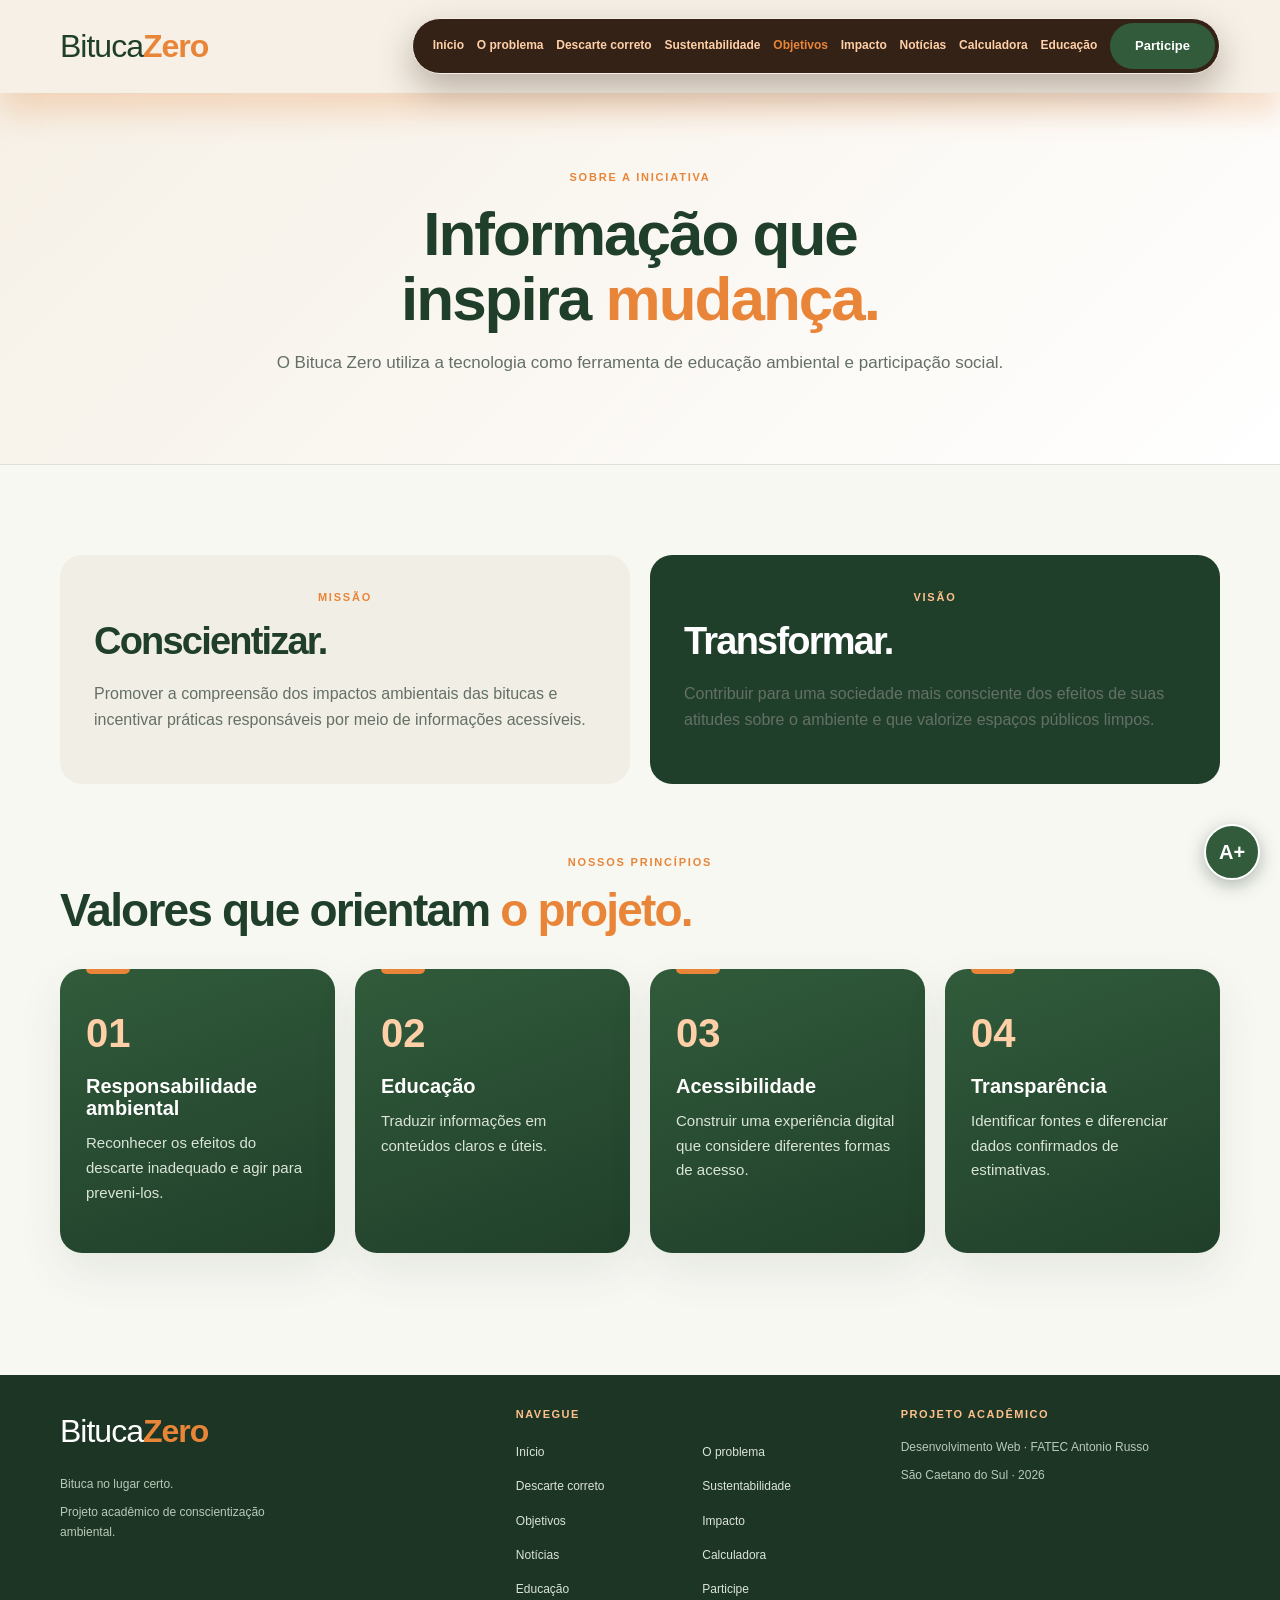
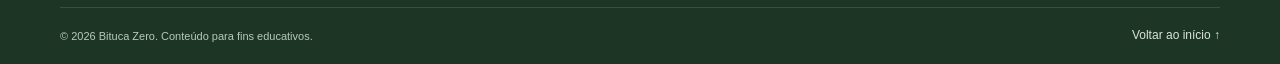
<file: objetivos.html>
<!DOCTYPE html>
<html lang="pt-BR">
<head>
    <meta charset="UTF-8">
    <meta name="viewport" content="width=device-width, initial-scale=1.0">
    <meta name="description" content="Objetivos: informações e orientações do projeto Bituca Zero sobre descarte de bitucas e conscientização ambiental.">
    <meta name="theme-color" content="#315b3b">
    <title>Objetivos | Bituca Zero</title>
    <link rel="stylesheet" href="css/base.css">
    <link rel="stylesheet" href="css/objetivos.css">
</head>
<body>
    <a class="atalho-conteudo" href="#conteudo">Pular para o conteúdo principal</a>
    <header class="cabecalho">
        <div class="container cabecalho_interno">
            <a class="logo" href="index.html" aria-label="Bituca Zero — página inicial">
                <span class="logo_texto">Bituca<strong>Zero</strong></span>
            </a>
            <button class="menu_toggle" type="button" aria-expanded="false" aria-controls="menu-principal" aria-label="Abrir menu">
                <span class="menu_toggle_barras" aria-hidden="true"></span>
            </button>
            <nav class="menu" id="menu-principal" aria-label="Menu principal">
                <ul class="menu_lista">
                    <li><a href="index.html">Início</a></li>
                    <li><a href="problema.html">O problema</a></li>
                    <li><a href="descarte.html">Descarte correto</a></li>
                    <li><a href="sustentabilidade.html">Sustentabilidade</a></li>
                    <li><a href="objetivos.html" aria-current="page">Objetivos</a></li>
                    <li><a href="impacto.html">Impacto</a></li>
                    <li><a href="noticias.html">Notícias</a></li>
                    <li><a href="calculadora.html">Calculadora</a></li>
                    <li><a href="educacao.html">Educação</a></li>
                    <li><a href="participe.html" class="menu_botao">Participe</a></li>
                </ul>
            </nav>
        </div>
    </header>
    <main id="conteudo">
        <section class="pagina-topo">
            <div class="container">
                <p class="sobretitulo">SOBRE A INICIATIVA</p>
                <h1>Informação que inspira <em>mudança.</em></h1>
                <p>O Bituca Zero utiliza a tecnologia como ferramenta de educação ambiental e participação social.</p>
            </div>
        </section>

        <section class="secao">
            <div class="container">
                <div class="missao-grade">
                    <article class="missao-card">
                        <p class="sobretitulo">MISSÃO</p>
                        <h2>Conscientizar.</h2>
                        <p>Promover a compreensão dos impactos ambientais das bitucas e incentivar práticas responsáveis por meio de informações acessíveis.</p>
                    </article>
                    <article class="missao-card missao-destaque">
                        <p class="sobretitulo">VISÃO</p>
                        <h2>Transformar.</h2>
                        <p>Contribuir para uma sociedade mais consciente dos efeitos de suas atitudes sobre o ambiente e que valorize espaços públicos limpos.</p>
                    </article>
                </div>
                <div class="secao-cabecalho">
                    <div>
                        <p class="sobretitulo">NOSSOS PRINCÍPIOS</p>
                        <h2>Valores que orientam <em>o projeto.</em></h2>
                    </div>
                </div>
                <div class="grade-cartoes grade-valores">
                    <article class="cartao-info cartao-valor">
                        <span>01</span>
                        <h3>Responsabilidade ambiental</h3>
                        <p>Reconhecer os efeitos do descarte inadequado e agir para preveni-los.</p>
                    </article>
                    <article class="cartao-info cartao-valor">
                        <span>02</span>
                        <h3>Educação</h3>
                        <p>Traduzir informações em conteúdos claros e úteis.</p>
                    </article>
                    <article class="cartao-info cartao-valor">
                        <span>03</span>
                        <h3>Acessibilidade</h3>
                        <p>Construir uma experiência digital que considere diferentes formas de acesso.</p>
                    </article>
                    <article class="cartao-info cartao-valor">
                        <span>04</span>
                        <h3>Transparência</h3>
                        <p>Identificar fontes e diferenciar dados confirmados de estimativas.</p>
                    </article>
                </div>
            </div>
        </section>
    </main>
    <footer class="rodape">
        <div class="container rodape_interno">
            <div class="rodape_marca">
                <a class="logo logo_rodape" href="index.html" aria-label="Bituca Zero — página inicial">
                    <span class="logo_texto">Bituca<strong>Zero</strong></span>
                </a>
                <p>Bituca no lugar certo.</p>
                <p class="rodape_descricao">Projeto acadêmico de conscientização ambiental.</p>
            </div>
            <nav class="rodape_nav" aria-label="Navegação do rodapé">
                <p class="rodape_titulo">Navegue</p>
                <ul class="rodape_links">
                    <li><a href="index.html">Início</a></li>
                    <li><a href="problema.html">O problema</a></li>
                    <li><a href="descarte.html">Descarte correto</a></li>
                    <li><a href="sustentabilidade.html">Sustentabilidade</a></li>
                    <li><a href="objetivos.html">Objetivos</a></li>
                    <li><a href="impacto.html">Impacto</a></li>
                    <li><a href="noticias.html">Notícias</a></li>
                    <li><a href="calculadora.html">Calculadora</a></li>
                    <li><a href="educacao.html">Educação</a></li>
                    <li><a href="participe.html">Participe</a></li>
                </ul>
            </nav>
            <div class="rodape_projeto">
                <p class="rodape_titulo">Projeto acadêmico</p>
                <p>Desenvolvimento Web · FATEC Antonio Russo</p>
                <p>São Caetano do Sul · 2026</p>
            </div>
        </div>
        <div class="container rodape_final">
            <p>&copy; 2026 Bituca Zero. Conteúdo para fins educativos.</p>
            <a href="#conteudo">Voltar ao início ↑</a>
        </div>
    </footer>
    <div id="acesso">
        <button id="abrir" type="button" aria-expanded="false" aria-controls="painel" aria-label="Abrir painel de acessibilidade">A+</button>
        <section id="painel" role="dialog" aria-labelledby="titulo-acessibilidade" hidden>
            <h2 id="titulo-acessibilidade">Acessibilidade</h2>
            <div role="group" aria-label="Tamanho do texto">
                <span>Tamanho do texto</span>
                <button type="button" data-acao="fonte-menos" aria-label="Diminuir texto">A−</button>
                <button type="button" data-acao="fonte-mais" aria-label="Aumentar texto">A+</button>
            </div>
            <div role="group" aria-label="Opções visuais">
                <button type="button" data-toggle="alto-contraste" aria-pressed="false">Alto contraste</button>
                <button type="button" data-toggle="escala-cinza" aria-pressed="false">Tons de cinza</button>
                <button type="button" data-toggle="fonte-legivel" aria-pressed="false">Fonte legível</button>
                <button type="button" data-toggle="destacar-links" aria-pressed="false">Destacar links</button>
                <button type="button" data-toggle="espacamento" aria-pressed="false">Mais espaçamento</button>
                <button type="button" data-acao="daltonismo" aria-pressed="false">Modo daltônico: desligado</button>
            </div>
            <button type="button" class="a11y-reset" data-acao="reset" aria-live="polite">Restaurar padrão</button>
        </section>
        <svg aria-hidden="true" focusable="false">
            <defs>
                <filter id="filtro-protanopia"><feColorMatrix type="matrix" values="0.567 0.433 0 0 0  0.558 0.442 0 0 0  0 0.242 0.758 0 0  0 0 0 1 0"/></filter>
                <filter id="filtro-deuteranopia"><feColorMatrix type="matrix" values="0.625 0.375 0 0 0  0.7 0.3 0 0 0  0 0.3 0.7 0 0  0 0 0 1 0"/></filter>
                <filter id="filtro-tritanopia"><feColorMatrix type="matrix" values="0.95 0.05 0 0 0  0 0.433 0.567 0 0  0 0.475 0.525 0 0  0 0 0 1 0"/></filter>
            </defs>
        </svg>
    </div>
    <script src="js/menu.js" defer></script>
    <script src="js/acessibilidade.js" defer></script>
</body>
</html>
</file>
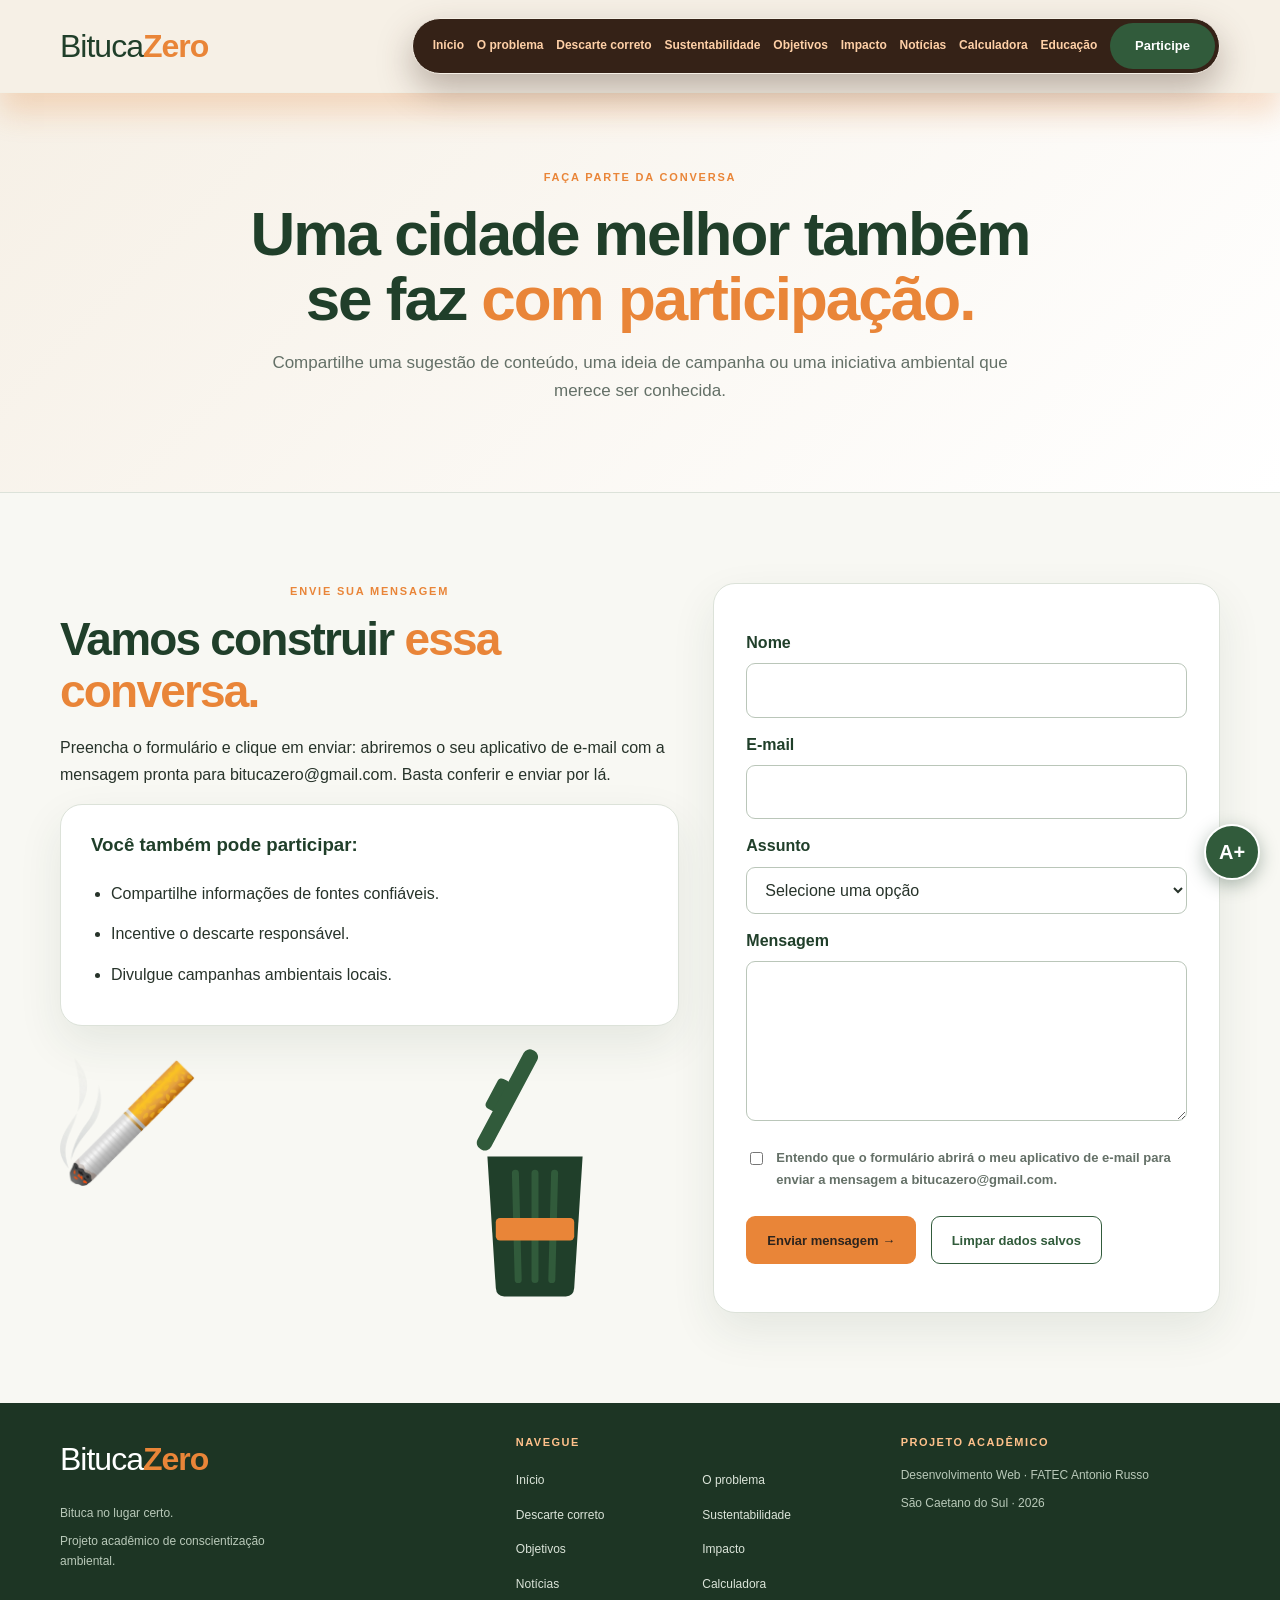
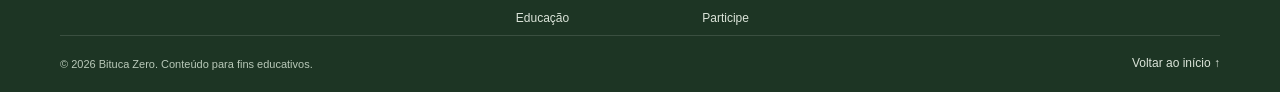
<file: participe.html>
<!DOCTYPE html>
<html lang="pt-BR">
<head>
    <meta charset="UTF-8">
    <meta name="viewport" content="width=device-width, initial-scale=1.0">
    <meta name="description" content="Participe: informações e orientações do projeto Bituca Zero sobre descarte de bitucas e conscientização ambiental.">
    <meta name="theme-color" content="#315b3b">
    <title>Participe | Bituca Zero</title>
    <link rel="stylesheet" href="css/base.css">
    <link rel="stylesheet" href="css/participe.css">
</head>
<body>
    <a class="atalho-conteudo" href="#conteudo">Pular para o conteúdo principal</a>
    <header class="cabecalho">
        <div class="container cabecalho_interno">
            <a class="logo" href="index.html" aria-label="Bituca Zero — página inicial">
                <span class="logo_texto">Bituca<strong>Zero</strong></span>
            </a>
            <button class="menu_toggle" type="button" aria-expanded="false" aria-controls="menu-principal" aria-label="Abrir menu">
                <span class="menu_toggle_barras" aria-hidden="true"></span>
            </button>
            <nav class="menu" id="menu-principal" aria-label="Menu principal">
                <ul class="menu_lista">
                    <li><a href="index.html">Início</a></li>
                    <li><a href="problema.html">O problema</a></li>
                    <li><a href="descarte.html">Descarte correto</a></li>
                    <li><a href="sustentabilidade.html">Sustentabilidade</a></li>
                    <li><a href="objetivos.html">Objetivos</a></li>
                    <li><a href="impacto.html">Impacto</a></li>
                    <li><a href="noticias.html">Notícias</a></li>
                    <li><a href="calculadora.html">Calculadora</a></li>
                    <li><a href="educacao.html">Educação</a></li>
                    <li><a href="participe.html" aria-current="page" class="menu_botao">Participe</a></li>
                </ul>
            </nav>
        </div>
    </header>
    <main id="conteudo">
        <section class="pagina-topo">
            <div class="container">
                <p class="sobretitulo">FAÇA PARTE DA CONVERSA</p>
                <h1>Uma cidade melhor também se faz <em>com participação.</em></h1>
                <p>Compartilhe uma sugestão de conteúdo, uma ideia de campanha ou uma iniciativa ambiental que merece ser conhecida.</p>
            </div>
        </section>

        <section class="secao">
            <div class="container contato-layout">
                <div>
                    <p class="sobretitulo">ENVIE SUA MENSAGEM</p>
                    <h2>Vamos construir <em>essa conversa.</em></h2>
                    <p>Preencha o formulário e clique em enviar: abriremos o seu aplicativo de e-mail com a mensagem pronta para bitucazero@gmail.com. Basta conferir e enviar por lá.</p>
                    <div class="painel">
                        <h3>Você também pode participar:</h3>
                        <ul class="lista-destaque">
                            <li>Compartilhe informações de fontes confiáveis.</li>
                            <li>Incentive o descarte responsável.</li>
                            <li>Divulgue campanhas ambientais locais.</li>
                        </ul>
                    </div>
                    <div class="cena-bituca" id="cena-bituca" aria-hidden="true">
                        <div class="cena-peca" id="cena-peca"><img src="img/bituca-acesa.png" alt="" width="560" height="530"></div>
                        <svg class="cena-lixeira" id="cena-lixeira" viewBox="0 0 100 130" xmlns="http://www.w3.org/2000/svg" focusable="false">
                            <path d="M16 26 L84 26 L78 120 Q77.5 126 72 126 L28 126 Q22.5 126 22 120 Z" fill="#203f2a"/>
                            <path d="M36 38 L38 114 M50 38 L50 114 M64 38 L62 114" stroke="#315b3b" stroke-width="5" stroke-linecap="round" fill="none"/>
                            <rect x="22" y="70" width="56" height="16" rx="3" fill="#e98538"/>
                            <g class="cena-tampa">
                                <rect x="38" y="7" width="24" height="9" rx="3" fill="#315b3b"/>
                                <rect x="10" y="14" width="80" height="11" rx="5" fill="#315b3b"/>
                            </g>
                        </svg>
                        <p class="cena-legenda">Bituca no lugar certo.</p>
                    </div>
                </div>
                <div class="form-card">
                    <form id="form-contato">
                        <label for="nome">Nome</label>
                        <input type="text" id="nome" name="nome" autocomplete="name" maxlength="80" required>
                        <label for="email">E-mail</label>
                        <input type="email" id="email" name="email" autocomplete="email" maxlength="120" required>
                        <label for="assunto">Assunto</label>
                        <select id="assunto" name="assunto" required>
                            <option value="">Selecione uma opção</option>
                            <option>Sugestão de conteúdo</option>
                            <option>Campanha ambiental</option>
                            <option>Dúvida</option>
                            <option>Outro assunto</option>
                        </select>
                        <label for="mensagem">Mensagem</label>
                        <textarea id="mensagem" name="mensagem" rows="5" maxlength="1000" required></textarea>
                        <label class="consentimento"><input type="checkbox" required> Entendo que o formulário abrirá o meu aplicativo de e-mail para enviar a mensagem a bitucazero@gmail.com.</label>
                        <button class="botao botao_principal" type="submit">Enviar mensagem →</button>
                        <button class="botao botao_limpar" type="button" id="limpar-dados">Limpar dados salvos</button>
                        <p id="retorno-formulario" class="retorno-formulario" aria-live="polite"></p>
                    </form>
                </div>
            </div>
        </section>
    </main>
    <footer class="rodape">
        <div class="container rodape_interno">
            <div class="rodape_marca">
                <a class="logo logo_rodape" href="index.html" aria-label="Bituca Zero — página inicial">
                    <span class="logo_texto">Bituca<strong>Zero</strong></span>
                </a>
                <p>Bituca no lugar certo.</p>
                <p class="rodape_descricao">Projeto acadêmico de conscientização ambiental.</p>
            </div>
            <nav class="rodape_nav" aria-label="Navegação do rodapé">
                <p class="rodape_titulo">Navegue</p>
                <ul class="rodape_links">
                    <li><a href="index.html">Início</a></li>
                    <li><a href="problema.html">O problema</a></li>
                    <li><a href="descarte.html">Descarte correto</a></li>
                    <li><a href="sustentabilidade.html">Sustentabilidade</a></li>
                    <li><a href="objetivos.html">Objetivos</a></li>
                    <li><a href="impacto.html">Impacto</a></li>
                    <li><a href="noticias.html">Notícias</a></li>
                    <li><a href="calculadora.html">Calculadora</a></li>
                    <li><a href="educacao.html">Educação</a></li>
                    <li><a href="participe.html">Participe</a></li>
                </ul>
            </nav>
            <div class="rodape_projeto">
                <p class="rodape_titulo">Projeto acadêmico</p>
                <p>Desenvolvimento Web · FATEC Antonio Russo</p>
                <p>São Caetano do Sul · 2026</p>
            </div>
        </div>
        <div class="container rodape_final">
            <p>&copy; 2026 Bituca Zero. Conteúdo para fins educativos.</p>
            <a href="#conteudo">Voltar ao início ↑</a>
        </div>
    </footer>
    <script src="js/participe.js" defer></script>
    <div id="acesso">
        <button id="abrir" type="button" aria-expanded="false" aria-controls="painel" aria-label="Abrir painel de acessibilidade">A+</button>
        <section id="painel" role="dialog" aria-labelledby="titulo-acessibilidade" hidden>
            <h2 id="titulo-acessibilidade">Acessibilidade</h2>
            <div role="group" aria-label="Tamanho do texto">
                <span>Tamanho do texto</span>
                <button type="button" data-acao="fonte-menos" aria-label="Diminuir texto">A−</button>
                <button type="button" data-acao="fonte-mais" aria-label="Aumentar texto">A+</button>
            </div>
            <div role="group" aria-label="Opções visuais">
                <button type="button" data-toggle="alto-contraste" aria-pressed="false">Alto contraste</button>
                <button type="button" data-toggle="escala-cinza" aria-pressed="false">Tons de cinza</button>
                <button type="button" data-toggle="fonte-legivel" aria-pressed="false">Fonte legível</button>
                <button type="button" data-toggle="destacar-links" aria-pressed="false">Destacar links</button>
                <button type="button" data-toggle="espacamento" aria-pressed="false">Mais espaçamento</button>
                <button type="button" data-acao="daltonismo" aria-pressed="false">Modo daltônico: desligado</button>
            </div>
            <button type="button" class="a11y-reset" data-acao="reset" aria-live="polite">Restaurar padrão</button>
        </section>
        <svg aria-hidden="true" focusable="false">
            <defs>
                <filter id="filtro-protanopia"><feColorMatrix type="matrix" values="0.567 0.433 0 0 0  0.558 0.442 0 0 0  0 0.242 0.758 0 0  0 0 0 1 0"/></filter>
                <filter id="filtro-deuteranopia"><feColorMatrix type="matrix" values="0.625 0.375 0 0 0  0.7 0.3 0 0 0  0 0.3 0.7 0 0  0 0 0 1 0"/></filter>
                <filter id="filtro-tritanopia"><feColorMatrix type="matrix" values="0.95 0.05 0 0 0  0 0.433 0.567 0 0  0 0.475 0.525 0 0  0 0 0 1 0"/></filter>
            </defs>
        </svg>
    </div>
    <script src="js/menu.js" defer></script>
    <script src="js/acessibilidade.js" defer></script>
</body>
</html>
</file>
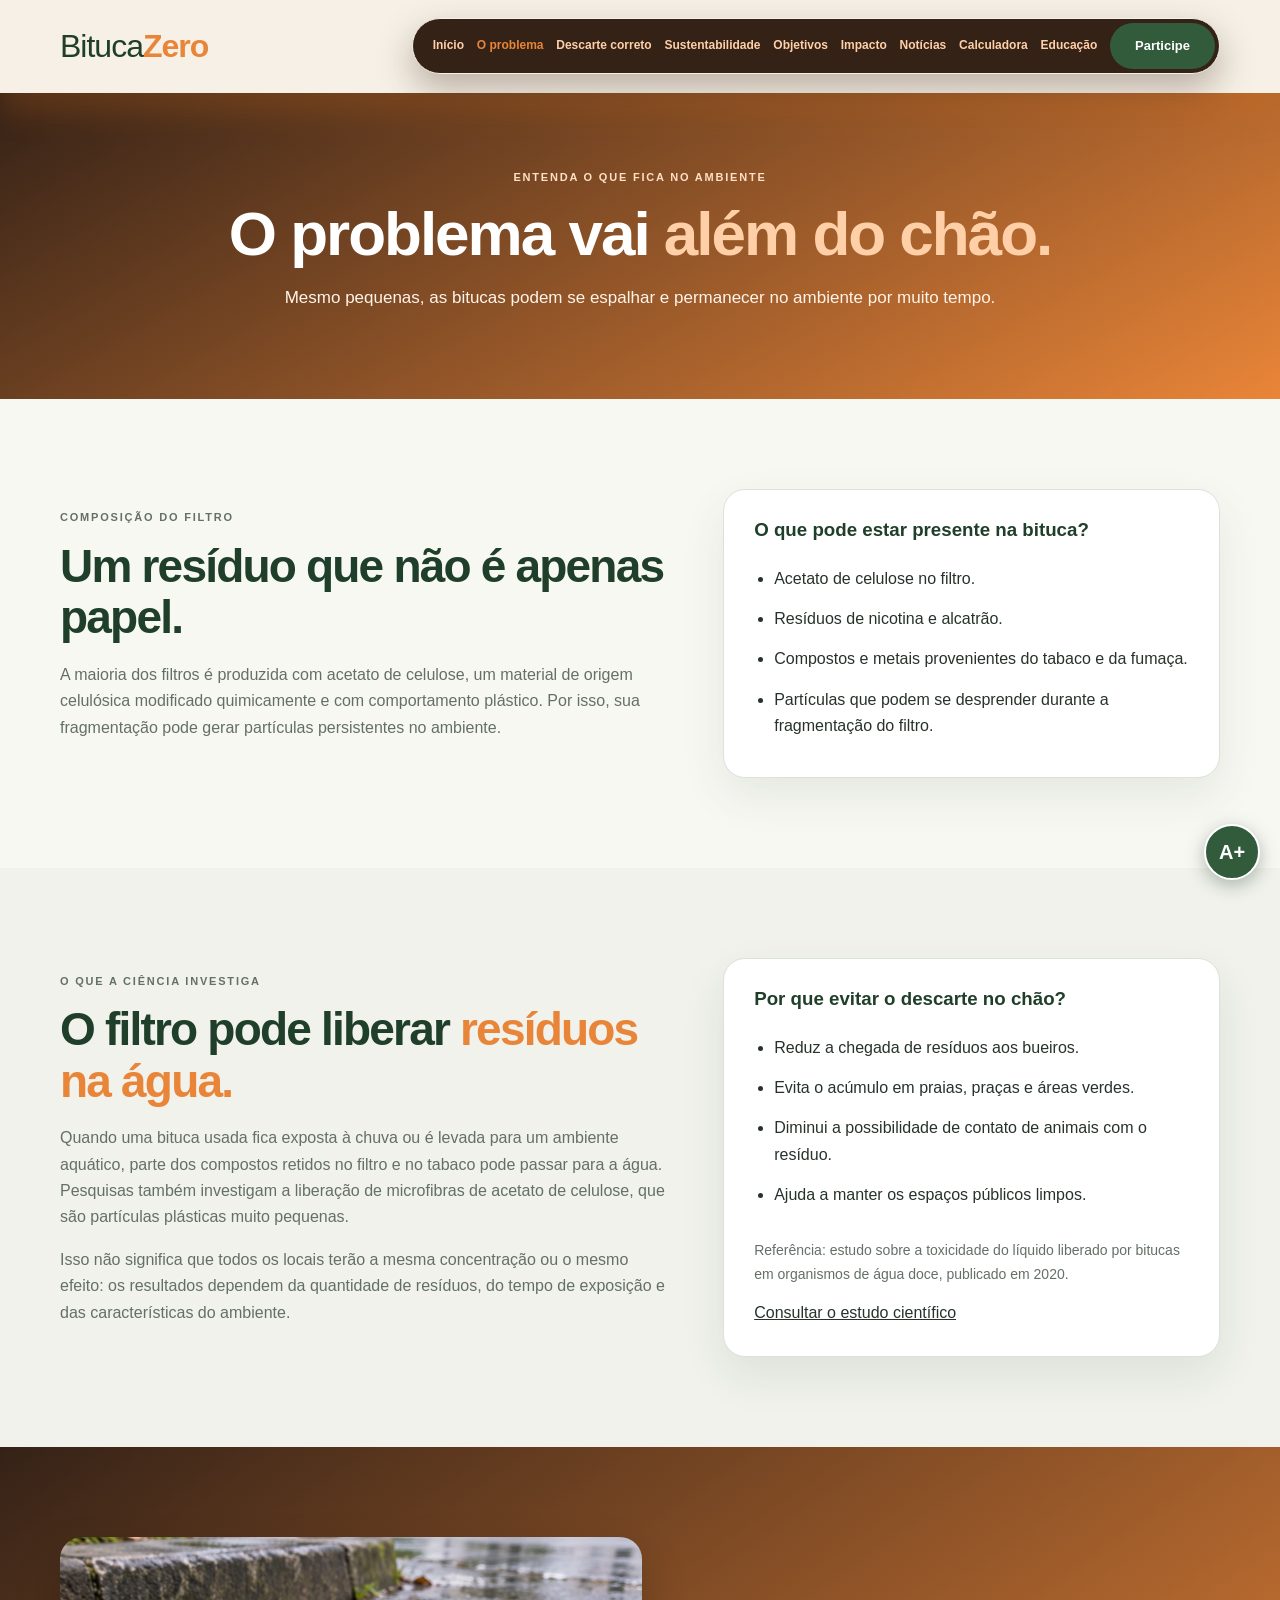
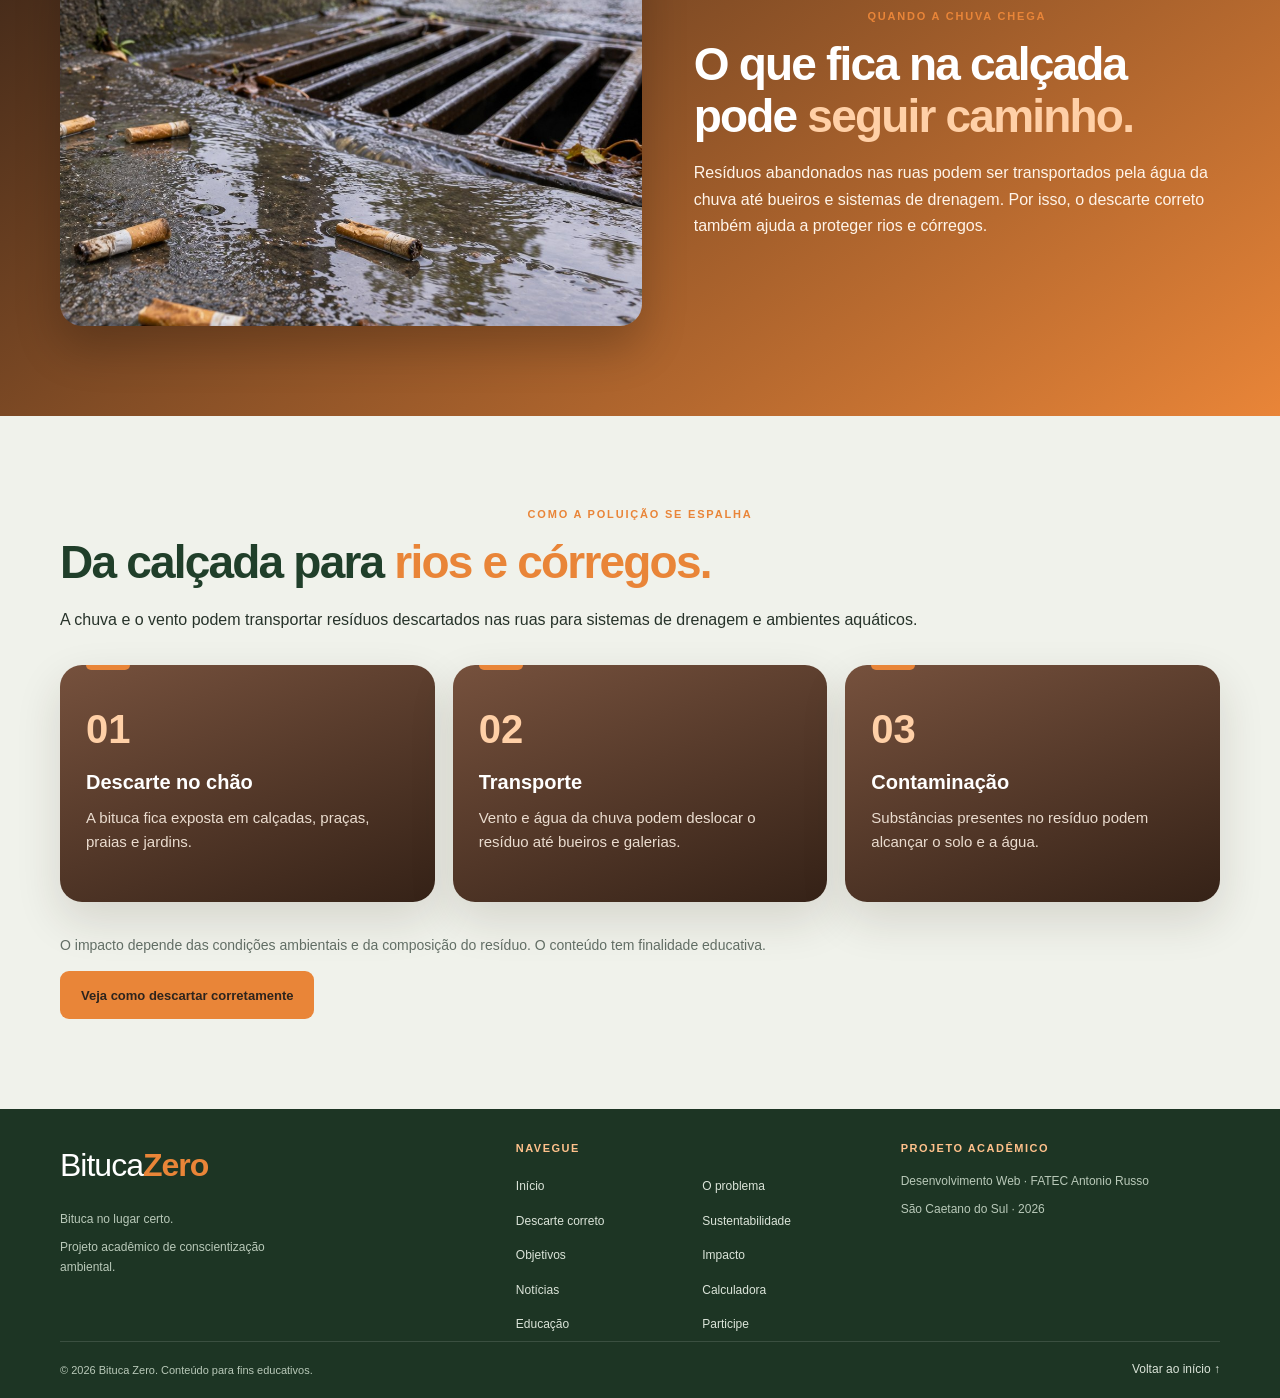
<file: problema.html>
<!DOCTYPE html>
<html lang="pt-BR">
<head>
    <meta charset="UTF-8">
    <meta name="viewport" content="width=device-width, initial-scale=1.0">
    <meta name="description" content="O problema: informações e orientações do projeto Bituca Zero sobre descarte de bitucas e conscientização ambiental.">
    <meta name="theme-color" content="#315b3b">
    <title>O problema | Bituca Zero</title>
    <link rel="stylesheet" href="css/base.css">
    <link rel="stylesheet" href="css/problema.css?v=2">
</head>
<body>
    <a class="atalho-conteudo" href="#conteudo">Pular para o conteúdo principal</a>
    <header class="cabecalho">
        <div class="container cabecalho_interno">
            <a class="logo" href="index.html" aria-label="Bituca Zero — página inicial">
                <span class="logo_texto">Bituca<strong>Zero</strong></span>
            </a>
            <button class="menu_toggle" type="button" aria-expanded="false" aria-controls="menu-principal" aria-label="Abrir menu">
                <span class="menu_toggle_barras" aria-hidden="true"></span>
            </button>
            <nav class="menu" id="menu-principal" aria-label="Menu principal">
                <ul class="menu_lista">
                    <li><a href="index.html">Início</a></li>
                    <li><a href="problema.html" aria-current="page">O problema</a></li>
                    <li><a href="descarte.html">Descarte correto</a></li>
                    <li><a href="sustentabilidade.html">Sustentabilidade</a></li>
                    <li><a href="objetivos.html">Objetivos</a></li>
                    <li><a href="impacto.html">Impacto</a></li>
                    <li><a href="noticias.html">Notícias</a></li>
                    <li><a href="calculadora.html">Calculadora</a></li>
                    <li><a href="educacao.html">Educação</a></li>
                    <li><a href="participe.html" class="menu_botao">Participe</a></li>
                </ul>
            </nav>
        </div>
    </header>
    <main id="conteudo">
        <section class="pagina-topo pagina-topo-gradiente">
            <div class="container">
                <p class="sobretitulo">ENTENDA O QUE FICA NO AMBIENTE</p>
                <h1>O problema vai <em>além do chão.</em></h1>
                <p>Mesmo pequenas, as bitucas podem se espalhar e permanecer no ambiente por muito tempo.</p>
            </div>
        </section>

        <section class="secao">
            <div class="container duas-colunas">
                <div>
                    <p class="sobretitulo">COMPOSIÇÃO DO FILTRO</p>
                    <h2>Um resíduo que não é apenas papel.</h2>
                    <p>A maioria dos filtros é produzida com acetato de celulose, um material de origem celulósica modificado quimicamente e com comportamento plástico. Por isso, sua fragmentação pode gerar partículas persistentes no ambiente.</p>
                </div>
                <div class="painel">
                    <h3>O que pode estar presente na bituca?</h3>
                    <ul class="lista-destaque">
                        <li>Acetato de celulose no filtro.</li>
                        <li>Resíduos de nicotina e alcatrão.</li>
                        <li>Compostos e metais provenientes do tabaco e da fumaça.</li>
                        <li>Partículas que podem se desprender durante a fragmentação do filtro.</li>
                    </ul>
                </div>
            </div>
        </section>

        <section class="secao fundo-claro">
            <div class="container duas-colunas">
                <div>
                    <p class="sobretitulo">O QUE A CIÊNCIA INVESTIGA</p>
                    <h2>O filtro pode liberar <em>resíduos na água.</em></h2>
                    <p>Quando uma bituca usada fica exposta à chuva ou é levada para um ambiente aquático, parte dos compostos retidos no filtro e no tabaco pode passar para a água. Pesquisas também investigam a liberação de microfibras de acetato de celulose, que são partículas plásticas muito pequenas.</p>
                    <p>Isso não significa que todos os locais terão a mesma concentração ou o mesmo efeito: os resultados dependem da quantidade de resíduos, do tempo de exposição e das características do ambiente.</p>
                </div>
                <div class="painel">
                    <h3>Por que evitar o descarte no chão?</h3>
                    <ul class="lista-destaque">
                        <li>Reduz a chegada de resíduos aos bueiros.</li>
                        <li>Evita o acúmulo em praias, praças e áreas verdes.</li>
                        <li>Diminui a possibilidade de contato de animais com o resíduo.</li>
                        <li>Ajuda a manter os espaços públicos limpos.</li>
                    </ul>
                    <p class="nota">Referência: estudo sobre a toxicidade do líquido liberado por bitucas em organismos de água doce, publicado em 2020.</p>
                    <a href="https://pubmed.ncbi.nlm.nih.gov/32781211/" target="_blank" rel="noopener noreferrer">Consultar o estudo científico</a>
                </div>
            </div>
        </section>

        <section class="secao secao-foto-problema">
            <div class="container foto-problema-grade">
                <img src="img/problematica-bueiro.jpg" alt="Bitucas de cigarro espalhadas em uma calçada molhada, com água da chuva escorrendo em direção ao bueiro">
                <div>
                    <p class="sobretitulo">QUANDO A CHUVA CHEGA</p>
                    <h2>O que fica na calçada pode <em>seguir caminho.</em></h2>
                    <p>Resíduos abandonados nas ruas podem ser transportados pela água da chuva até bueiros e sistemas de drenagem. Por isso, o descarte correto também ajuda a proteger rios e córregos.</p>
                </div>
            </div>
        </section>

        <section class="secao fundo-claro">
            <div class="container">
                <div class="secao-cabecalho">
                    <div>
                        <p class="sobretitulo">COMO A POLUIÇÃO SE ESPALHA</p>
                        <h2>Da calçada para <em>rios e córregos.</em></h2>
                    </div>
                    <p>A chuva e o vento podem transportar resíduos descartados nas ruas para sistemas de drenagem e ambientes aquáticos.</p>
                </div>
                <div class="grade-cartoes">
                    <article class="cartao-info cartao-marrom">
                        <span>01</span>
                        <h3>Descarte no chão</h3>
                        <p>A bituca fica exposta em calçadas, praças, praias e jardins.</p>
                    </article>
                    <article class="cartao-info cartao-marrom">
                        <span>02</span>
                        <h3>Transporte</h3>
                        <p>Vento e água da chuva podem deslocar o resíduo até bueiros e galerias.</p>
                    </article>
                    <article class="cartao-info cartao-marrom">
                        <span>03</span>
                        <h3>Contaminação</h3>
                        <p>Substâncias presentes no resíduo podem alcançar o solo e a água.</p>
                    </article>
                </div>
                <p class="nota">O impacto depende das condições ambientais e da composição do resíduo. O conteúdo tem finalidade educativa.</p>
                <a class="botao botao_principal" href="descarte.html">Veja como descartar corretamente</a>
            </div>
        </section>
    </main>
    <footer class="rodape">
        <div class="container rodape_interno">
            <div class="rodape_marca">
                <a class="logo logo_rodape" href="index.html" aria-label="Bituca Zero — página inicial">
                    <span class="logo_texto">Bituca<strong>Zero</strong></span>
                </a>
                <p>Bituca no lugar certo.</p>
                <p class="rodape_descricao">Projeto acadêmico de conscientização ambiental.</p>
            </div>
            <nav class="rodape_nav" aria-label="Navegação do rodapé">
                <p class="rodape_titulo">Navegue</p>
                <ul class="rodape_links">
                    <li><a href="index.html">Início</a></li>
                    <li><a href="problema.html">O problema</a></li>
                    <li><a href="descarte.html">Descarte correto</a></li>
                    <li><a href="sustentabilidade.html">Sustentabilidade</a></li>
                    <li><a href="objetivos.html">Objetivos</a></li>
                    <li><a href="impacto.html">Impacto</a></li>
                    <li><a href="noticias.html">Notícias</a></li>
                    <li><a href="calculadora.html">Calculadora</a></li>
                    <li><a href="educacao.html">Educação</a></li>
                    <li><a href="participe.html">Participe</a></li>
                </ul>
            </nav>
            <div class="rodape_projeto">
                <p class="rodape_titulo">Projeto acadêmico</p>
                <p>Desenvolvimento Web · FATEC Antonio Russo</p>
                <p>São Caetano do Sul · 2026</p>
            </div>
        </div>
        <div class="container rodape_final">
            <p>&copy; 2026 Bituca Zero. Conteúdo para fins educativos.</p>
            <a href="#conteudo">Voltar ao início ↑</a>
        </div>
    </footer>
    <div id="acesso">
        <button id="abrir" type="button" aria-expanded="false" aria-controls="painel" aria-label="Abrir painel de acessibilidade">A+</button>
        <section id="painel" role="dialog" aria-labelledby="titulo-acessibilidade" hidden>
            <h2 id="titulo-acessibilidade">Acessibilidade</h2>
            <div role="group" aria-label="Tamanho do texto">
                <span>Tamanho do texto</span>
                <button type="button" data-acao="fonte-menos" aria-label="Diminuir texto">A−</button>
                <button type="button" data-acao="fonte-mais" aria-label="Aumentar texto">A+</button>
            </div>
            <div role="group" aria-label="Opções visuais">
                <button type="button" data-toggle="alto-contraste" aria-pressed="false">Alto contraste</button>
                <button type="button" data-toggle="escala-cinza" aria-pressed="false">Tons de cinza</button>
                <button type="button" data-toggle="fonte-legivel" aria-pressed="false">Fonte legível</button>
                <button type="button" data-toggle="destacar-links" aria-pressed="false">Destacar links</button>
                <button type="button" data-toggle="espacamento" aria-pressed="false">Mais espaçamento</button>
                <button type="button" data-acao="daltonismo" aria-pressed="false">Modo daltônico: desligado</button>
            </div>
            <button type="button" class="a11y-reset" data-acao="reset" aria-live="polite">Restaurar padrão</button>
        </section>
        <svg aria-hidden="true" focusable="false">
            <defs>
                <filter id="filtro-protanopia"><feColorMatrix type="matrix" values="0.567 0.433 0 0 0  0.558 0.442 0 0 0  0 0.242 0.758 0 0  0 0 0 1 0"/></filter>
                <filter id="filtro-deuteranopia"><feColorMatrix type="matrix" values="0.625 0.375 0 0 0  0.7 0.3 0 0 0  0 0.3 0.7 0 0  0 0 0 1 0"/></filter>
                <filter id="filtro-tritanopia"><feColorMatrix type="matrix" values="0.95 0.05 0 0 0  0 0.433 0.567 0 0  0 0.475 0.525 0 0  0 0 0 1 0"/></filter>
            </defs>
        </svg>
    </div>
    <script src="js/menu.js" defer></script>
    <script src="js/acessibilidade.js" defer></script>
</body>
</html>
</file>
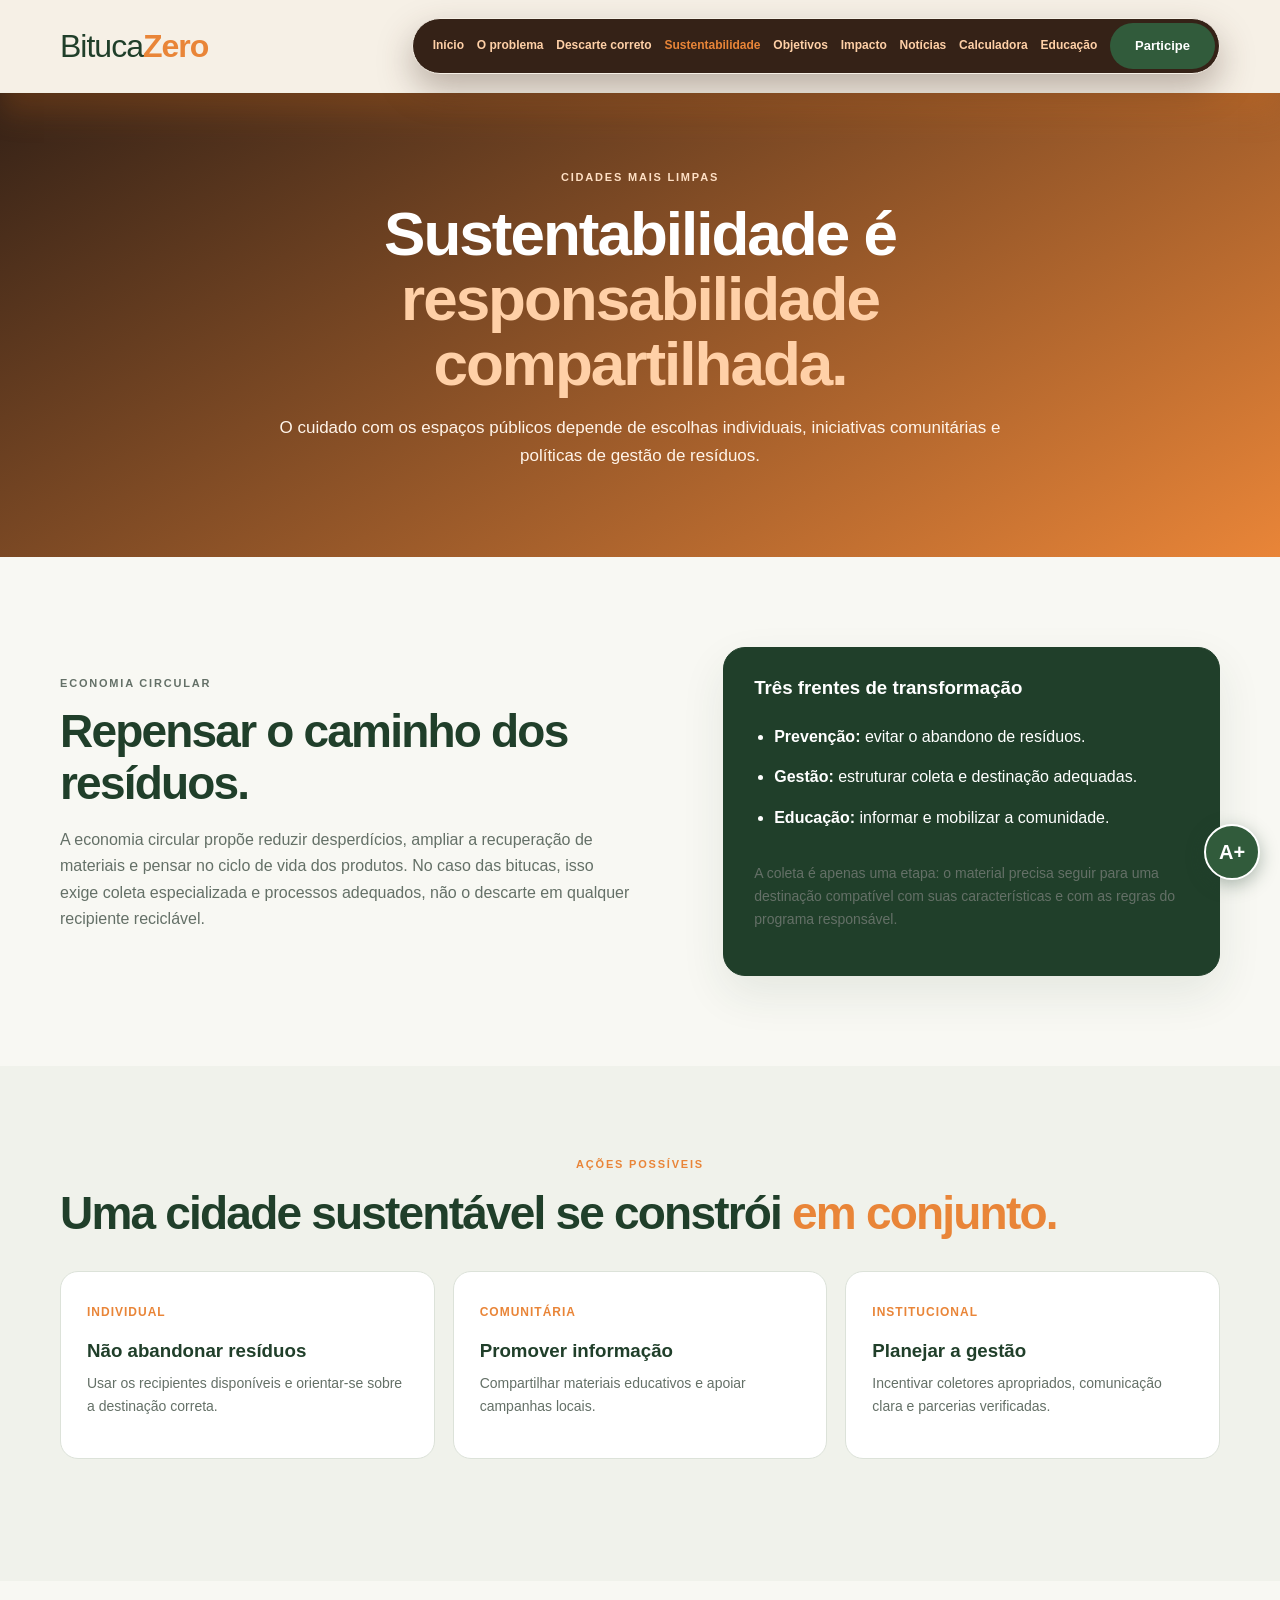
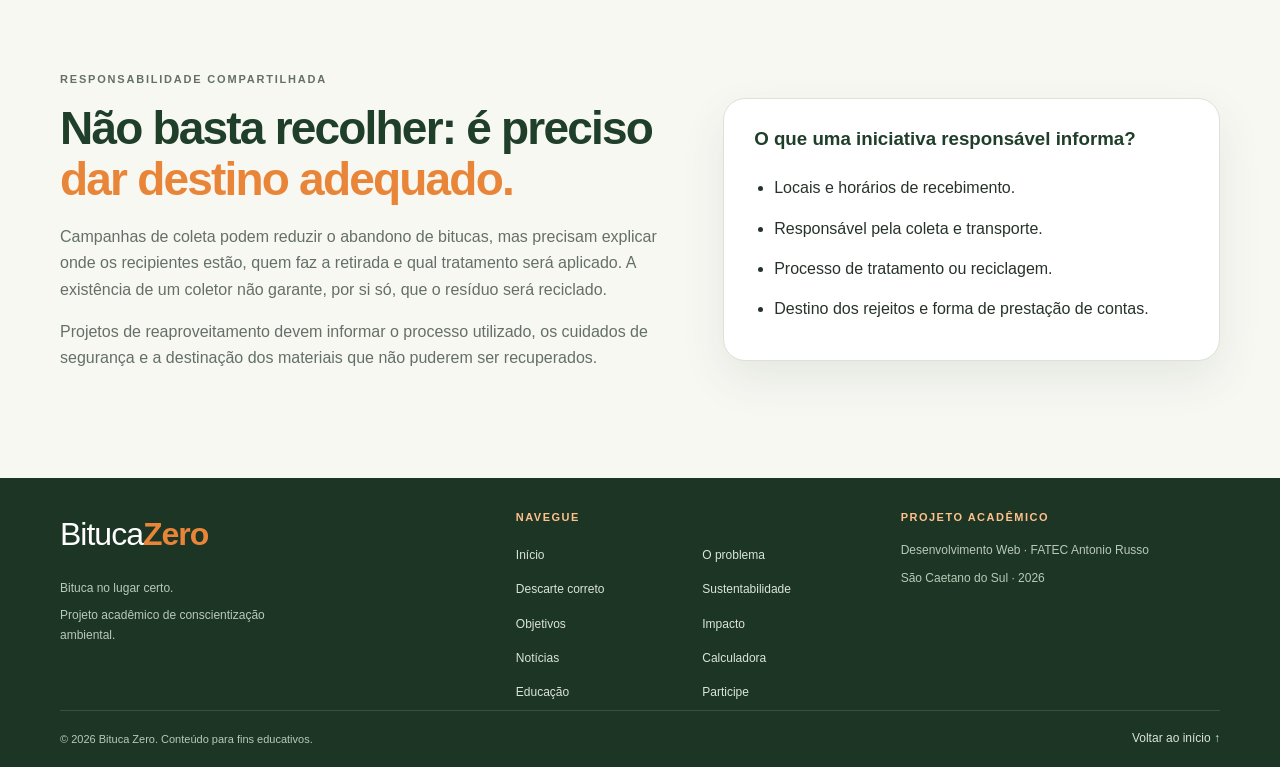
<file: sustentabilidade.html>
<!DOCTYPE html>
<html lang="pt-BR">
<head>
    <meta charset="UTF-8">
    <meta name="viewport" content="width=device-width, initial-scale=1.0">
    <meta name="description" content="Sustentabilidade: informações e orientações do projeto Bituca Zero sobre descarte de bitucas e conscientização ambiental.">
    <meta name="theme-color" content="#315b3b">
    <title>Sustentabilidade | Bituca Zero</title>
    <link rel="stylesheet" href="css/base.css">
    <link rel="stylesheet" href="css/sustentabilidade.css">
</head>
<body>
    <a class="atalho-conteudo" href="#conteudo">Pular para o conteúdo principal</a>
    <header class="cabecalho">
        <div class="container cabecalho_interno">
            <a class="logo" href="index.html" aria-label="Bituca Zero — página inicial">
                <span class="logo_texto">Bituca<strong>Zero</strong></span>
            </a>
            <button class="menu_toggle" type="button" aria-expanded="false" aria-controls="menu-principal" aria-label="Abrir menu">
                <span class="menu_toggle_barras" aria-hidden="true"></span>
            </button>
            <nav class="menu" id="menu-principal" aria-label="Menu principal">
                <ul class="menu_lista">
                    <li><a href="index.html">Início</a></li>
                    <li><a href="problema.html">O problema</a></li>
                    <li><a href="descarte.html">Descarte correto</a></li>
                    <li><a href="sustentabilidade.html" aria-current="page">Sustentabilidade</a></li>
                    <li><a href="objetivos.html">Objetivos</a></li>
                    <li><a href="impacto.html">Impacto</a></li>
                    <li><a href="noticias.html">Notícias</a></li>
                    <li><a href="calculadora.html">Calculadora</a></li>
                    <li><a href="educacao.html">Educação</a></li>
                    <li><a href="participe.html" class="menu_botao">Participe</a></li>
                </ul>
            </nav>
        </div>
    </header>
    <main id="conteudo">
        <section class="pagina-topo pagina-topo-gradiente">
            <div class="container">
                <p class="sobretitulo">CIDADES MAIS LIMPAS</p>
                <h1>Sustentabilidade é <em>responsabilidade compartilhada.</em></h1>
                <p>O cuidado com os espaços públicos depende de escolhas individuais, iniciativas comunitárias e políticas de gestão de resíduos.</p>
            </div>
        </section>

        <section class="secao">
            <div class="container duas-colunas">
                <div>
                    <p class="sobretitulo">ECONOMIA CIRCULAR</p>
                    <h2>Repensar o caminho dos resíduos.</h2>
                    <p>A economia circular propõe reduzir desperdícios, ampliar a recuperação de materiais e pensar no ciclo de vida dos produtos. No caso das bitucas, isso exige coleta especializada e processos adequados, não o descarte em qualquer recipiente reciclável.</p>
                </div>
                <div class="painel painel-verde">
                    <h3>Três frentes de transformação</h3>
                    <ul class="lista-destaque">
                        <li><strong>Prevenção:</strong> evitar o abandono de resíduos.</li>
                        <li><strong>Gestão:</strong> estruturar coleta e destinação adequadas.</li>
                        <li><strong>Educação:</strong> informar e mobilizar a comunidade.</li>
                    </ul>
                    <p class="nota">A coleta é apenas uma etapa: o material precisa seguir para uma destinação compatível com suas características e com as regras do programa responsável.</p>
                </div>
            </div>
        </section>

        <section class="secao fundo-claro">
            <div class="container">
                <div class="secao-cabecalho">
                    <div>
                        <p class="sobretitulo">AÇÕES POSSÍVEIS</p>
                        <h2>Uma cidade sustentável se constrói <em>em conjunto.</em></h2>
                    </div>
                </div>
                <div class="grade-cartoes">
                    <article class="cartao-info">
                        <span>INDIVIDUAL</span>
                        <h3>Não abandonar resíduos</h3>
                        <p>Usar os recipientes disponíveis e orientar-se sobre a destinação correta.</p>
                    </article>
                    <article class="cartao-info">
                        <span>COMUNITÁRIA</span>
                        <h3>Promover informação</h3>
                        <p>Compartilhar materiais educativos e apoiar campanhas locais.</p>
                    </article>
                    <article class="cartao-info">
                        <span>INSTITUCIONAL</span>
                        <h3>Planejar a gestão</h3>
                        <p>Incentivar coletores apropriados, comunicação clara e parcerias verificadas.</p>
                    </article>
                </div>
            </div>
        </section>

        <section class="secao">
            <div class="container duas-colunas">
                <div>
                    <p class="sobretitulo">RESPONSABILIDADE COMPARTILHADA</p>
                    <h2>Não basta recolher: é preciso <em>dar destino adequado.</em></h2>
                    <p>Campanhas de coleta podem reduzir o abandono de bitucas, mas precisam explicar onde os recipientes estão, quem faz a retirada e qual tratamento será aplicado. A existência de um coletor não garante, por si só, que o resíduo será reciclado.</p>
                    <p>Projetos de reaproveitamento devem informar o processo utilizado, os cuidados de segurança e a destinação dos materiais que não puderem ser recuperados.</p>
                </div>
                <div class="painel">
                    <h3>O que uma iniciativa responsável informa?</h3>
                    <ul class="lista-destaque">
                        <li>Locais e horários de recebimento.</li>
                        <li>Responsável pela coleta e transporte.</li>
                        <li>Processo de tratamento ou reciclagem.</li>
                        <li>Destino dos rejeitos e forma de prestação de contas.</li>
                    </ul>
                </div>
            </div>
        </section>
    </main>
    <footer class="rodape">
        <div class="container rodape_interno">
            <div class="rodape_marca">
                <a class="logo logo_rodape" href="index.html" aria-label="Bituca Zero — página inicial">
                    <span class="logo_texto">Bituca<strong>Zero</strong></span>
                </a>
                <p>Bituca no lugar certo.</p>
                <p class="rodape_descricao">Projeto acadêmico de conscientização ambiental.</p>
            </div>
            <nav class="rodape_nav" aria-label="Navegação do rodapé">
                <p class="rodape_titulo">Navegue</p>
                <ul class="rodape_links">
                    <li><a href="index.html">Início</a></li>
                    <li><a href="problema.html">O problema</a></li>
                    <li><a href="descarte.html">Descarte correto</a></li>
                    <li><a href="sustentabilidade.html">Sustentabilidade</a></li>
                    <li><a href="objetivos.html">Objetivos</a></li>
                    <li><a href="impacto.html">Impacto</a></li>
                    <li><a href="noticias.html">Notícias</a></li>
                    <li><a href="calculadora.html">Calculadora</a></li>
                    <li><a href="educacao.html">Educação</a></li>
                    <li><a href="participe.html">Participe</a></li>
                </ul>
            </nav>
            <div class="rodape_projeto">
                <p class="rodape_titulo">Projeto acadêmico</p>
                <p>Desenvolvimento Web · FATEC Antonio Russo</p>
                <p>São Caetano do Sul · 2026</p>
            </div>
        </div>
        <div class="container rodape_final">
            <p>&copy; 2026 Bituca Zero. Conteúdo para fins educativos.</p>
            <a href="#conteudo">Voltar ao início ↑</a>
        </div>
    </footer>
    <div id="acesso">
        <button id="abrir" type="button" aria-expanded="false" aria-controls="painel" aria-label="Abrir painel de acessibilidade">A+</button>
        <section id="painel" role="dialog" aria-labelledby="titulo-acessibilidade" hidden>
            <h2 id="titulo-acessibilidade">Acessibilidade</h2>
            <div role="group" aria-label="Tamanho do texto">
                <span>Tamanho do texto</span>
                <button type="button" data-acao="fonte-menos" aria-label="Diminuir texto">A−</button>
                <button type="button" data-acao="fonte-mais" aria-label="Aumentar texto">A+</button>
            </div>
            <div role="group" aria-label="Opções visuais">
                <button type="button" data-toggle="alto-contraste" aria-pressed="false">Alto contraste</button>
                <button type="button" data-toggle="escala-cinza" aria-pressed="false">Tons de cinza</button>
                <button type="button" data-toggle="fonte-legivel" aria-pressed="false">Fonte legível</button>
                <button type="button" data-toggle="destacar-links" aria-pressed="false">Destacar links</button>
                <button type="button" data-toggle="espacamento" aria-pressed="false">Mais espaçamento</button>
                <button type="button" data-acao="daltonismo" aria-pressed="false">Modo daltônico: desligado</button>
            </div>
            <button type="button" class="a11y-reset" data-acao="reset" aria-live="polite">Restaurar padrão</button>
        </section>
        <svg aria-hidden="true" focusable="false">
            <defs>
                <filter id="filtro-protanopia"><feColorMatrix type="matrix" values="0.567 0.433 0 0 0  0.558 0.442 0 0 0  0 0.242 0.758 0 0  0 0 0 1 0"/></filter>
                <filter id="filtro-deuteranopia"><feColorMatrix type="matrix" values="0.625 0.375 0 0 0  0.7 0.3 0 0 0  0 0.3 0.7 0 0  0 0 0 1 0"/></filter>
                <filter id="filtro-tritanopia"><feColorMatrix type="matrix" values="0.95 0.05 0 0 0  0 0.433 0.567 0 0  0 0.475 0.525 0 0  0 0 0 1 0"/></filter>
            </defs>
        </svg>
    </div>
    <script src="js/menu.js" defer></script>
    <script src="js/acessibilidade.js" defer></script>
</body>
</html>
</file>
<file: css/base.css>
/* 1. Variáveis (paleta, medidas) */
:root {
    /* Cores principais */
    --verde: #315b3b;
    --verde-escuro: #203f2a;
    --verde-rodape: #1d3524;
    --laranja: #e98538;
    --laranja-hover: #f39a50;
    --laranja-claro: #f8e5d4;
    --laranja-suave: #ffc18b;      /* destaques sobre fundo escuro */
    --laranja-numero: #ffd0a7;     /* números grandes sobre fundo verde */
    --laranja-faixa: #f29a38;      /* faixa "Repense · Descarte · Transforme" */
    --marrom: #76513d;
    --marrom-escuro: #352217;
    --branco: #ffffff;
    --bege: #f6f0e6;

    /* Textos */
    --texto: #27332a;
    --texto-suave: #647067;
    --texto-menu: #4c5a4f;
    --texto-botao: #2d241d;
    --texto-sobre-escuro: #dbe4d9;        /* texto claro sobre verde */
    --texto-sobre-escuro-suave: #b9c9b9;  /* texto secundário sobre verde */

    /* Fundos, bordas e efeitos */
    --fundo: #f8f8f3;
    --borda: #dce2d9;
    --cinza-numero: #a6afa5;
    --sombra: 0 18px 45px rgba(32, 63, 42, 0.09);
    --raio: 22px;
    --largura: 1160px;
}

/* Respeita o tamanho declarado dos elementos. */
*,
*::before,
*::after {
    box-sizing: border-box;
}
html {
    scroll-behavior: smooth;
    scroll-padding-top: 100px;
}
body {
    margin: 0;
    background: var(--fundo);
    color: var(--texto);
    font-family: Arial, Helvetica, sans-serif;
    font-size: 1rem;
    line-height: 1.65;
}
img,
svg {
    max-width: 100%;
}
a {
    color: inherit;
}
a:focus-visible {
    outline: 3px solid var(--laranja);
    outline-offset: 4px;
}
.container {
    width: min(var(--largura), calc(100% - 48px));
    margin-inline: auto;
}

/* Link de acessibilidade */
.atalho-conteudo {
    position: absolute;
    top: 10px;
    left: 10px;
    z-index: 1000;
    padding: 10px 14px;
    transform: translateY(-160%);
    border-radius: 8px;
    background: var(--branco);
    color: var(--verde-escuro);
    font-weight: 700;
}
.atalho-conteudo:focus {
    transform: translateY(0);
}

/* 2. Cabeçalho, marca e menu */
.cabecalho {
    position: relative;
    padding-block: 2px;
    z-index: 10;
    background: var(--bege);
    border-bottom: 1px solid rgba(216, 237, 221, 0.12);
    box-shadow: 0 20px 28px rgba(223, 113, 28, 0.22);
}
.cabecalho_interno {
    display: flex;
    align-items: center;
    justify-content: space-between;
    gap: 26px;
    min-height: 88px;
    padding-block: 16px;
}
.logo {
    display: inline-flex;
    flex-shrink: 0;
    align-items: center;
    color: var(--verde-escuro);
    text-decoration: none;
}
.logo_texto {
    display: inline-block;
    font-size: 2rem;
    font-weight: 500;
    letter-spacing: -1px;
}
.logo_texto strong {
    color: var(--laranja);
}
.logo_rodape {
    margin-bottom: 18px;
}
.logo_rodape,
.logo_rodape .logo_texto {
    color: var(--branco);
}
.menu {
    min-width: 0;
}
.menu_lista {
    position: relative;
    display: flex;
    flex-wrap: wrap;
    align-items: center;
    justify-content: flex-end;
    gap: 4px 16px;
    margin: 0;
    padding: 4px 4px 4px 22px;
    list-style: none;
    background: var(--marrom-escuro);
    border: 0.5px solid var(--bege);
    border-radius: 999px;
    box-shadow: 0 15px 35px rgba(74, 51, 40, 0.35);
}
.menu_lista a {
    display: inline-block;
    padding: 7px 0;
    color: var(--laranja-numero);
    font-size: 0.75rem;
    font-weight: 700;
    text-decoration: none;
    transition: color 160ms ease;
}
.menu_lista a:hover,
.menu_lista a[aria-current="page"] {
    color: var(--laranja);
}

/* Botão "Participe" no menu (verde, arredondado). */
.menu_lista a.menu_botao {
    padding: 11px 26px;
    border-radius: 999px;
    background: var(--verde);
    color: var(--branco);
    font-size: 0.8125rem;
    transition: background 160ms ease, transform 160ms ease;
}
.menu_lista a.menu_botao:hover {
    transform: translateY(-2px);
    background: var(--verde-escuro);
    color: var(--branco);
}

/* 3. Tipografia compartilhada */
.secao {
    padding-block: 90px;
}
.sobretitulo {
    margin: 0 0 15px;
    color: var(--laranja);
    font-size: 0.6875rem;
    font-weight: 800;
    letter-spacing: 1.8px;
    line-height: 1.5;
}
h1,
h2,
h3,
p {
    margin-top: 0;
}
h1,
h2,
h3 {
    color: var(--verde-escuro);
    line-height: 1.12;
}
h1,
h2 {
    letter-spacing: -1.8px;
}
h2 {
    margin-bottom: 18px;
    font-size: clamp(1.875rem, 4vw, 2.875rem);
    font-weight: 750;
}
h1 em,
h2 em {
    color: var(--laranja);
    font-style: normal;
}

/* 4. Botões e links com seta */
.botao {
    display: inline-flex;
    align-items: center;
    justify-content: center;
    gap: 12px;
    min-height: 48px;
    padding: 12px 20px;
    border: 1px solid transparent;
    border-radius: 9px;
    font-size: 0.8125rem;
    font-weight: 800;
    text-align: center;
    text-decoration: none;
    transition: transform 160ms ease, background 160ms ease;
}
.botao:hover {
    transform: translateY(-2px);
}

/* 5. Rodapé */
.rodape {
    padding-top: 30px;
    background: var(--verde-rodape);
    color: var(--texto-sobre-escuro);
}
.rodape_interno {
    display: grid;
    grid-template-columns: 1.2fr 1fr 0.9fr;
    gap: 30px;
    padding-bottom: 5px;
}
.rodape_marca > p,
.rodape_projeto > p:not(.rodape_titulo) {
    margin-bottom: 8px;
    color: var(--texto-sobre-escuro-suave);
    font-size: 0.75rem;
}
.rodape_descricao {
    max-width: 250px;
}
.rodape_titulo {
    margin-bottom: 15px;
    color: var(--laranja-suave);
    font-size: 0.6875rem;
    font-weight: 900;
    letter-spacing: 1.5px;
    text-transform: uppercase;
}
.rodape_links {
    display: grid;
    grid-template-columns: 1fr 1fr;
    gap: 8px 18px;
    margin: 0;
    padding: 0;
    list-style: none;
}
.rodape_links a,
.rodape_final a {
    color: var(--texto-sobre-escuro);
    font-size: 0.75rem;
    text-decoration: none;
}
.rodape_links a:hover,
.rodape_final a:hover {
    color: var(--laranja-suave);
    text-decoration: underline;
}
.rodape_final {
    display: flex;
    align-items: center;
    justify-content: space-between;
    gap: 20px;
    padding-block: 18px;
    border-top: 1px solid rgba(255, 255, 255, 0.13);
}
.rodape_final p {
    margin: 0;
    color: var(--texto-sobre-escuro-suave);
    font-size: 0.6875rem;
}

/* 6. Telas médias */
@media (max-width: 1000px) {
    .cabecalho_interno {
        align-items: flex-start;
        flex-direction: column;
        gap: 12px;
    }
    .menu_lista {
        justify-content: flex-start;
    }
}

/* 6. Tablets e celulares*/
@media (max-width: 900px) {
    .cabecalho_interno {
        align-items: flex-start;
        flex-direction: column;
        gap: 10px;
        min-height: 0;
        padding-block: 16px 20px;
    }
    .logo_texto {
        font-size: 1.75rem;
    }
    .menu {
        width: 100%;
    }
    .menu_lista {
        justify-content: flex-start;
        gap: 8px;
        padding: 16px;
        border: 0;
        border-radius: 26px;
        box-shadow: 0 14px 30px rgba(53, 34, 23, 0.28);
    }
    .menu_lista a {
        padding: 9px 15px;
        border-radius: 999px;
        background: rgba(255, 208, 167, 0.1);
        font-size: 0.8125rem;
        transition: background 160ms ease, color 160ms ease;
    }
    .menu_lista a:hover {
        background: rgba(255, 208, 167, 0.2);
    }
    /* página atual: botão laranja cheio */
    .menu_lista a[aria-current="page"] {
        background: var(--laranja);
        color: var(--marrom-escuro);
    }
    .menu_lista li:last-child {
        flex: 0 0 100%;
        margin-top: 6px;
    }
    .menu_lista a.menu_botao {
        display: block;
        padding: 14px 20px;
        background: var(--verde);
        font-size: 0.875rem;
        text-align: center;
    }
    .menu_lista a.menu_botao:hover {
        background: var(--verde-escuro);
    }
}

/* 7. Celulares */
@media (max-width: 700px) {
    .container {
        width: min(100% - 32px, var(--largura));
    }
    .secao {
        padding-block: 62px;
    }
    .rodape_interno {
        grid-template-columns: 1fr;
        gap: 30px;
    }
    .rodape_final {
        align-items: flex-start;
        flex-direction: column;
        gap: 10px;
    }
}

/* Componentes das páginas internas do Bituca Zero */
.pagina-topo {
    padding: 76px 0 70px;
    background: linear-gradient(135deg, var(--bege), #fff);
    border-bottom: 1px solid var(--borda);
}
.pagina-topo .container {
    max-width: var(--largura);
}
.pagina-topo h1 {
    max-width: 850px;
    margin: 0 0 18px;
    font-size: clamp(2.375rem, 5vw, 3.875rem);
    letter-spacing: -2px;
    line-height: 1.05;
}
.pagina-topo p:last-child {
    max-width: 760px;
    color: var(--texto-suave);
    font-size: 1.0625rem;
}
.duas-colunas {
    display: grid;
    grid-template-columns: 1.1fr .9fr;
    gap: 56px;
    align-items: center;
}
.duas-colunas p {
    color: var(--texto-suave);
}
.painel {
    padding: 30px;
    border: 1px solid var(--borda);
    border-radius: var(--raio);
    background: #fff;
    box-shadow: var(--sombra);
}
.painel h3 {
    margin-bottom: 18px;
}
.lista-destaque {
    padding-left: 20px;
    margin: 0;
    color: inherit;
}
.lista-destaque li {
    padding: 7px 0;
}
.nota {
    color: var(--texto-suave);
    font-size: 0.875rem;
}
.nota {
    margin-top: 24px;
}
.fundo-claro {
    background: #f0f2eb;
}
.faq details p {
    margin: 14px 0 0;
    color: var(--texto-suave);
}
@media (max-width: 800px) {
    .duas-colunas {
        grid-template-columns: 1fr;
        gap: 28px;
    }
    .pagina-topo {
        padding: 54px 0;
    }
}
@media (max-width: 600px) {
    .pagina-topo h1 {
        font-size: 2.5rem;
    }
    .painel {
        padding: 22px;
    }
    .secao {
        padding-block: 56px;
    }
}

/* Alinhamento editorial: títulos e introduções centralizados; textos longos com leitura natural. */
.pagina-topo .container {
    text-align: center;
}
.pagina-topo .container > p:not(.sobretitulo) {
    max-width: 760px;
    margin-inline: auto;
    text-align: center;
}

/* Evita os espaços exagerados que a justificação cria em colunas estreitas. */
.secao p:not(.sobretitulo):not(.dado_numero):not(.dado_etiqueta) {
    text-align: left;
    text-wrap: pretty;
}
.secao .sobretitulo {
    text-align: center;
}
.rodape p,
.rodape li {
    text-align: left;
}

/* Correção de alinhamento editorial em todas as páginas. */
.pagina-topo h1 {
    margin-inline: auto;
    text-wrap: balance;
}
.pagina-topo .container > p:not(.sobretitulo) {
    margin-inline: auto;
    text-align: center;
    text-align-last: center;
    word-spacing: normal;
    text-wrap: pretty;
}
.duas-colunas p {
    text-align: left;
    text-align-last: left;
    word-spacing: normal;
    text-wrap: pretty;
}

/* Menu em uma única linha no desktop e botão Participe destacado. */
@media (min-width: 901px) {
    .cabecalho_interno { gap: 22px; }
    .menu { flex: 0 1 auto; }
    .menu_lista {
        flex-wrap: nowrap;
        align-items: center;
        gap: 4px clamp(8px, 1vw, 15px);
        padding: 4px 4px 4px 20px;
    }
    .menu_lista a { white-space: nowrap; }
    .menu_lista a.menu_botao {
        display: inline-flex;
        align-items: center;
        justify-content: center;
        min-height: 46px;
        padding: 11px 25px;
        white-space: nowrap;
    }
}

/* ===== Menu hambúrguer (3 tracinhos) — só aparece em tablet/celular ===== */
.menu_toggle {
    display: none;
}
@media (max-width: 900px) {
    .cabecalho { position: relative; }
    .cabecalho_interno {
        position: relative;
        flex-direction: row;
        align-items: center;
        flex-wrap: wrap;
        justify-content: space-between;
        gap: 0;
        min-height: 72px;
        padding-block: 12px;
    }
    .menu_toggle {
        display: inline-flex;
        align-items: center;
        justify-content: center;
        width: 48px;
        height: 48px;
        padding: 0;
        border: 0;
        border-radius: 14px;
        background: var(--marrom-escuro);
        cursor: pointer;
        transition: background 160ms ease;
    }
    .menu_toggle:hover { background: var(--marrom); }
    .menu_toggle:focus-visible { outline: 3px solid var(--laranja); outline-offset: 3px; }
    .menu_toggle_barras,
    .menu_toggle_barras::before,
    .menu_toggle_barras::after {
        display: block;
        width: 24px;
        height: 3px;
        border-radius: 3px;
        background: var(--laranja-numero);
        transition: transform 200ms ease, background 200ms ease;
    }
    .menu_toggle_barras { position: relative; }
    .menu_toggle_barras::before,
    .menu_toggle_barras::after { content: ""; position: absolute; left: 0; }
    .menu_toggle_barras::before { top: -8px; }
    .menu_toggle_barras::after { top: 8px; }
    /* vira um "X" quando aberto */
    .menu_toggle_ativo .menu_toggle_barras { background: transparent; }
    .menu_toggle_ativo .menu_toggle_barras::before { transform: translateY(8px) rotate(45deg); }
    .menu_toggle_ativo .menu_toggle_barras::after { transform: translateY(-8px) rotate(-45deg); }
    /* menu escondido até clicar nos 3 tracinhos */
    .menu {
        display: none;
        flex: 0 0 100%;
        width: 100%;
        margin-top: 12px;
    }
    .menu.menu_aberto { display: block; }
}

/* ===== Acessibilidade (painel A+, baseado no LibraryByte) ===== */
#acesso {
    position: fixed;
    z-index: 1000;
    right: 20px;
    bottom: 20px;
}
#abrir {
    width: 56px;
    height: 56px;
    border: 2px solid var(--branco);
    border-radius: 50%;
    background: var(--verde);
    color: var(--branco);
    cursor: pointer;
    font: inherit;
    font-size: 20px;
    font-weight: 700;
    box-shadow: 0 5px 18px rgba(32, 63, 42, 0.35);
    transition: background 160ms ease, transform 160ms ease;
}
#abrir:hover {
    background: var(--verde-escuro);
    transform: translateY(-2px);
}
#painel[hidden] {
    display: none;
}
#painel:not([hidden]) {
    position: absolute;
    right: 0;
    bottom: calc(100% + 12px);
    width: min(90vw, 360px);
    max-height: min(70vh, 520px);
    overflow-y: auto;
    padding: 20px;
    border: 1px solid var(--borda);
    border-radius: 16px;
    background: var(--branco);
    color: var(--texto);
    box-shadow: 0 12px 36px rgba(32, 63, 42, 0.25);
}
#painel h2 {
    margin: 0 0 16px;
    font-size: 22px;
    letter-spacing: 0;
}
#painel [role="group"] {
    display: flex;
    flex-wrap: wrap;
    gap: 8px;
    margin-bottom: 12px;
}
#painel [role="group"] span {
    flex-basis: 100%;
    font-weight: 700;
    color: var(--verde-escuro);
}
#painel button {
    padding: 8px 12px;
    border: 1px solid var(--verde);
    border-radius: 8px;
    background: var(--branco);
    color: var(--verde-escuro);
    cursor: pointer;
    font: inherit;
    font-size: 14px;
}
#painel button:hover {
    background: var(--laranja-claro);
}
#painel button[aria-pressed="true"] {
    background: var(--verde);
    color: var(--branco);
}
#abrir:focus-visible,
#painel button:focus-visible {
    outline: 3px solid var(--laranja);
    outline-offset: 3px;
}
#painel .a11y-reset {
    margin-top: 4px;
    background: var(--verde-escuro);
    color: var(--branco);
}
#painel .a11y-reset:hover {
    background: var(--verde);
}
#acesso svg {
    position: absolute;
    width: 0;
    height: 0;
    overflow: hidden;
    pointer-events: none;
}
html.alto-contraste body,
html.alto-contraste .cabecalho,
html.alto-contraste .rodape,
html.alto-contraste .menu_lista,
html.alto-contraste .pagina-topo,
html.alto-contraste .secao,
html.alto-contraste .fundo-claro,
html.alto-contraste .painel,
html.alto-contraste #painel,
html.alto-contraste #abrir,
html.alto-contraste .menu_toggle,
html.alto-contraste button {
    background: #000 !important;
    color: #fff !important;
    border-color: #fff;
}
html.alto-contraste h1,
html.alto-contraste h2,
html.alto-contraste h3,
html.alto-contraste p,
html.alto-contraste li,
html.alto-contraste .logo_texto {
    color: #fff !important;
}
html.alto-contraste a,
html.alto-contraste h1 em,
html.alto-contraste h2 em,
html.alto-contraste .sobretitulo,
html.alto-contraste .logo_texto strong {
    color: #ffff00 !important;
}
html.alto-contraste .menu_toggle_barras,
html.alto-contraste .menu_toggle_barras::before,
html.alto-contraste .menu_toggle_barras::after {
    background: #ffff00;
}
html.alto-contraste .menu_toggle_ativo .menu_toggle_barras {
    background: transparent;
}
html.escala-cinza {
    filter: grayscale(100%);
}
html.fonte-legivel body,
html.fonte-legivel button {
    font-family: Verdana, Arial, sans-serif;
    letter-spacing: 0.03em;
}
html.destacar-links a {
    text-decoration: underline;
    text-decoration-thickness: 3px;
    background: #ffff99;
    color: #000 !important;
}
html.espacamento body {
    line-height: 1.9;
    letter-spacing: 0.05em;
    word-spacing: 0.15em;
}
html.dalt-protanopia {
    filter: url(#filtro-protanopia);
}
html.dalt-deuteranopia {
    filter: url(#filtro-deuteranopia);
}
html.dalt-tritanopia {
    filter: url(#filtro-tritanopia);
}
</file>
<file: css/index.css>
/* 1. Destaque principal (hero) */

/* ===== Estilos desta página (antes ficavam em base.css) ===== */
/* 4. Botões e links com seta */
.botao_principal {
    background: var(--laranja);
    color: var(--texto-botao);
}
.botao_principal:hover {
    background: var(--laranja-hover);
}
.botao_contorno {
    border-color: rgba(255, 255, 255, 0.38);
    color: var(--branco);
}
.botao_contorno:hover {
    background: rgba(255, 255, 255, 0.08);
}
.botao_claro {
    margin-top: 28px;
    background: var(--branco);
    color: var(--verde-escuro);
}
.link-seta {
    display: inline-flex;
    align-items: center;
    gap: 12px;
    color: var(--verde);
    font-size: 0.8125rem;
    font-weight: 800;
    text-decoration-thickness: 1px;
    text-underline-offset: 5px;
}
.link-seta:hover {
    color: var(--laranja);
}

/* Alinhamento editorial: títulos e introduções centralizados; textos longos com leitura natural. */
.secao_cabecalho {
    align-items: center;
}
.secao_cabecalho > div {
    text-align: center;
}
.secao_cabecalho > div .sobretitulo {
    text-align: center;
}
.secao_cabecalho > p {
    margin-inline: auto;
    text-align: center;
    text-wrap: pretty;
}

/* Evita os espaços exagerados que a justificação cria em colunas estreitas. */
.cartao p {
    text-align: left;
    text-wrap: pretty;
}

/* Imagens reais/ilustrativas da problemática nas capas dos cartões. */
.cartao_visual {
    position: relative;
    min-height: 180px;
    overflow: hidden;
    isolation: isolate;
    background: transparent;
}
.cartao_visual img {
    position: absolute;
    inset: 0;
    z-index: 0;
    width: 100%;
    height: 100%;
    object-fit: cover;
}
.cartao_visual::after {
    content: "";
    position: absolute;
    inset: 0;
    z-index: 1;
    background: linear-gradient(0deg, rgba(22, 31, 23, .78), rgba(22, 31, 23, .08));
}
.cartao_visual span {
    position: relative;
    z-index: 2;
    color: #fff;
    text-shadow: 0 1px 5px rgba(0,0,0,.35);
}

/* A calculadora ganha uma área verde, mantendo o formulário claro e legível. */
@media (max-width: 800px) {
    .secao_cabecalho {
        align-items: flex-start;
    }
}

/* Home: mantém os dois CTAs originais lado a lado e com seus estilos próprios. */
.pagina_index .destaque_acoes {
    display: flex;
    align-items: center;
    justify-content: flex-start;
    flex-wrap: wrap;
    gap: 12px;
}
.pagina_index .destaque_acoes .botao {
    flex: 0 0 auto;
    min-height: 48px;
    padding: 12px 20px;
    border-radius: 9px;
    font-size: 0.8125rem;
    text-align: center;
    white-space: nowrap;
}
.pagina_index .destaque_acoes .botao_principal {
    background: var(--laranja);
    color: var(--texto-botao);
    border: 1px solid transparent;
}
.pagina_index .destaque_acoes .botao_contorno {
    background: transparent;
    border: 1px solid rgba(255,255,255,.48);
    color: var(--branco);
}
@media (max-width: 700px) {
    .pagina_index .destaque_acoes .botao { flex: 0 1 auto; }
}

/* Correção de alinhamento editorial em todas as páginas. */
.secao_cabecalho > div h2 {
    text-wrap: balance;
}

/* ===== Acessibilidade (painel A+, baseado no LibraryByte) ===== */
html.alto-contraste .cartao {
    background: #000 !important;
    color: #fff !important;
    border-color: #fff;
}

/* ===== Ajustes específicos adicionais ===== */
.destaque {
    overflow: hidden;
    position: relative;
    background: linear-gradient(150deg, var(--marrom-escuro) 0%, var(--laranja) 100%);
    color: var(--marrom-escuro);
}


.destaque::before {
    top: -240px;
    right: -140px;
    width: 640px;
    height: 640px;
}

.destaque::after {
    right: 10%;
    bottom: -370px;
    width: 500px;
    height: 500px;
}

.destaque_interno {
    position: relative;
    z-index: 1;
    display: grid;
    grid-template-columns: minmax(0, 1.1fr) minmax(280px, 0.9fr);
    gap: 50px;
    align-items: center;
    min-height: 540px;
    padding-block: 76px;
}

.destaque_texto {
    max-width: 650px;
}

.destaque .sobretitulo {
    color: var(--texto-sobre-escuro);
}

.sobretitulo_ponto {
    display: inline-block;
    width: 7px;
    height: 7px;
    margin-right: 7px;
    border-radius: 50%;
    background: var(--texto-sobre-escuro);
}

.destaque h1 {
    max-width: 680px;
    margin-bottom: 22px;
    color: var(--branco);
    font-size: clamp(2.625rem, 5.2vw, 4.25rem);
    font-weight: 750;
    line-height: 1.04;
}

.destaque_descricao {
    max-width: 570px;
    margin-bottom: 28px;
    color: var(--texto-sobre-escuro);
    font-size: 1rem;
}

.destaque_acoes {
    display: flex;
    flex-wrap: wrap;
    gap: 12px;
}

.destaque_imagem {
    display: grid;
    place-items: center;
}

.destaque_imagem img {
    display: block;
    width: 100%;
    max-width: 420px;
    height: auto;
    filter: drop-shadow(0 25px 35px rgba(0, 0, 0, 0.22));
}

/* 2. Introdução */
.secao_introducao {
    padding-block: 82px;
    background: var(--branco);
}

.introducao_grade {
    display: grid;
    grid-template-columns: 1fr 1fr;
    align-items: start;
    gap: 70px;
}

.introducao_grade h2 {
    margin-bottom: 0;
}

.introducao_texto p {
    margin-bottom: 22px;
    color: var(--texto-suave);
}

/* 3. Cabeçalho de seção (compartilhado pelas seções abaixo) */
.secao_cabecalho {
    display: flex;
    align-items: flex-end;
    justify-content: space-between;
    gap: 35px;
    margin-bottom: 38px;
}

.secao_cabecalho h2 {
    max-width: 620px;
    margin-bottom: 0;
}

.secao_cabecalho > p {
    max-width: 370px;
    margin-bottom: 4px;
    color: var(--texto-suave);
    font-size: 0.875rem;
}
/*faixa para divisoria*/
.faixa {
    display: flex;
    flex-wrap: wrap;
    align-items: center;
    justify-content: space-around;
    gap: 6px 20px;
    padding: 14px 24px 12px;
    border-top: 5px solid transparent;
    border-image: linear-gradient(
        90deg,
        var(--laranja-suave) 0 32%,
        var(--laranja) 32% 66%,
        var(--verde) 66% 100%
    ) 1;
    background: var(--laranja-faixa);
    color: var(--verde);
    font-size: 0.625rem;
    font-weight: 800;
    letter-spacing: 3px;
    text-transform: uppercase;
}

.faixa_estrela {
    font-size: 0.875rem;
    letter-spacing: 0;
}
/* 4. Cartões "Conheça o tema" */
.secao_problema {
    background: var(--fundo);
}

.cartoes {
    display: grid;
    grid-template-columns: repeat(3, minmax(0, 1fr));
    gap: 16px;
}

.cartao {
    position: relative;
    padding: 22px 24px;
    border: 1px solid var(--borda);
    border-radius: var(--raio);
    background: var(--branco);
    transition: transform 180ms ease, box-shadow 180ms ease;
}

.cartao:hover {
    transform: translateY(-5px);
    box-shadow: var(--sombra);
}

.cartao_numero {
    position: absolute;
    top: 22px;
    right: 24px;
    color: var(--cinza-numero);
    font-size: 0.75rem;
    font-weight: 800;
}

.cartao h3 {
    margin-bottom: 10px;
    font-size: 1.125rem;
    letter-spacing: -0.5px;
}

.cartao p {
    margin-bottom: 16px;
    color: var(--texto-suave);
    font-size: 0.75rem;
}

.cartao a {
    display: inline-flex;
    gap: 10px;
    color: var(--verde);
    font-size: 0.75rem;
    font-weight: 800;
    text-decoration: none;
}

.cartao a:hover {
    color: var(--laranja);
}

/* 5. Faixa de dados da pesquisa */
.secao_dados {
    overflow: hidden;
    position: relative;
    background: linear-gradient(135deg, var(--verde) 0%, var(--verde-escuro) 100%);
    color: var(--branco);
}

.secao_dados .sobretitulo {
    color: var(--laranja-suave);
}

.secao_cabecalho_claro h2 {
    color: var(--branco);
}

.secao_cabecalho_claro > p {
    color: var(--texto-sobre-escuro);
}

.dados_grade {
    display: grid;
    grid-template-columns: 1fr 1fr 1.15fr;
    gap: 16px;
}

.dado {
    min-height: 225px;
    padding: 26px;
    border: 1px solid rgba(255, 255, 255, 0.19);
    border-radius: var(--raio);
    background: rgba(255, 255, 255, 0.055);
}

.dado_numero {
    margin-bottom: 8px;
    color: var(--laranja-numero);
    font-size: clamp(2rem, 4vw, 3rem);
    font-weight: 800;
    letter-spacing: -2px;
    line-height: 1.1;
}

.dado_numero span {
    display: block;
    font-size: 1rem;
    letter-spacing: 0;
}

.dado h3 {
    margin-bottom: 12px;
    color: var(--branco);
    font-size: 1.125rem;
    letter-spacing: -0.3px;
}

.dado > p:last-child {
    margin-bottom: 0;
    color: var(--texto-sobre-escuro);
    font-size: 0.75rem;
}

.dado_destaque {
    background: var(--bege);
}

.dado_destaque h3 {
    color: var(--verde-escuro);
}

.dado_destaque > p:last-child {
    color: var(--texto-suave);
}

.dado_etiqueta {
    margin-bottom: 20px;
    color: var(--marrom);
    font-size: 0.625rem;
    font-weight: 900;
    letter-spacing: 1.4px;
}

/* 6. Passos práticos */
.secao_passos {
    background: var(--branco);
}

.passos {
    display: grid;
    grid-template-columns: repeat(3, minmax(0, 1fr));
    gap: 22px;
    margin: 0 0 28px;
    padding: 0;
    list-style: none;
}

.passos_item {
    display: flex;
    align-items: flex-start;
    gap: 16px;
    padding: 24px 0;
    border-top: 1px solid var(--borda);
}

.passos_numero {
    display: grid;
    flex: 0 0 38px;
    width: 38px;
    height: 38px;
    place-items: center;
    border-radius: 50%;
    background: var(--laranja-claro);
    color: var(--marrom);
    font-weight: 800;
}

.passos_item h3 {
    margin: 4px 0 9px;
    font-size: 1.125rem;
}

.passos_item p {
    margin-bottom: 0;
    color: var(--texto-suave);
    font-size: 0.8125rem;
}

/* 7. Chamada para participação */
.secao_participar {
    padding-top: 0;
    background: var(--branco);
}

.participar_cartao {
    display: grid;
    grid-template-columns: minmax(0, 1fr) auto;
    align-items: center;
    gap: 28px;
    padding: 38px;
    border-radius: var(--raio);
    background: var(--laranja-claro);
}

.participar_texto h2 {
    max-width: 650px;
    margin-bottom: 12px;
    font-size: clamp(1.625rem, 3vw, 2.25rem);
}

.participar_texto p:last-child {
    max-width: 680px;
    margin-bottom: 0;
    color: var(--texto-suave);
    font-size: 0.8125rem;
}

.participar_cartao .botao {
    white-space: nowrap;
}

/* 8. Links para as outras páginas */
.secao_explorar {
    background: var(--fundo);
}

.mais_grade {
    display: grid;
    grid-template-columns: repeat(3, minmax(0, 1fr));
    gap: 12px;
}

.mais_cartao {
    position: relative;
    display: flex;
    min-height: 145px;
    flex-direction: column;
    align-items: flex-start;
    justify-content: space-between;
    gap: 14px;
    padding: 22px;
    border: 1px solid var(--borda);
    border-radius: 15px;
    background: var(--branco);
    text-decoration: none;
    transition: border-color 160ms ease, transform 160ms ease;
}

.mais_cartao:hover {
    transform: translateY(-3px);
    border-color: var(--laranja);
}

.mais_cartao > span:first-child {
    color: var(--laranja);
    font-size: 0.6875rem;
    font-weight: 900;
}

.mais_cartao h3 {
    max-width: 240px;
    margin: 0;
    font-size: 1.0625rem;
}

.mais_seta {
    position: absolute;
    right: 20px;
    bottom: 20px;
    color: var(--verde);
    font-size: 1.125rem;
}

/* 9. Telas médias */
@media (max-width: 1000px) {
    .dados_grade {
        grid-template-columns: repeat(2, minmax(0, 1fr));
    }

    .dado_destaque {
        grid-column: 1 / -1;
    }
}
@media (max-width: 900px) {
    .destaque_interno {
        grid-template-columns: minmax(0, 1fr);
        gap: 32px;
        min-height: 0;
    }

    .destaque_imagem img {
        max-width: 280px;
    }
}
/* 10. Celulares */
@media (max-width: 700px) {
    .destaque_interno {
        padding-block: 44px 48px;
    }

    .destaque .sobretitulo {
        letter-spacing: 1.4px;
    }

    .destaque h1 {
        font-size: clamp(2.375rem, 11.5vw, 3.375rem);
        letter-spacing: -1.4px;
        overflow-wrap: break-word;
    }

    /* o laranja puro some sobre o degradê laranja do fundo */
    .destaque h1 em {
        color: var(--laranja-numero);
    }

    .destaque_acoes .botao {
        flex: 1 1 100%;
    }

    .destaque_imagem img {
        max-width: 220px;
    }

    .mais_cartao h3 {
        padding-right: 30px;
    }

    .introducao_grade,
    .cartoes,
    .passos,
    .mais_grade,
    .dados_grade,
    .participar_cartao {
        grid-template-columns: 1fr;
    }

    .introducao_grade {
        gap: 25px;
    }

    .secao_cabecalho {
        align-items: flex-start;
        flex-direction: column;
        gap: 15px;
    }

    .secao_cabecalho > p {
        max-width: 100%;
    }

    .dado_destaque {
        grid-column: auto;
    }

    .passos {
        gap: 0;
    }

    .participar_cartao {
        gap: 20px;
        padding: 26px;
    }

    .participar_cartao .botao {
        justify-self: start;
        white-space: normal;
    }
}

/* Ajuste solicitado: imagem à esquerda e texto à direita na abertura. */
@media (min-width: 901px) {
    .destaque_imagem {
        grid-column: 1;
        grid-row: 1;
    }

    .destaque_texto {
        grid-column: 2;
        grid-row: 1;
        justify-self: end;
    }
}

/* Cartões com área visual superior, seguindo a referência enviada. */
.cartoes {
    align-items: stretch;
}

.cartao {
    display: flex;
    min-height: 310px;
    flex-direction: column;
    overflow: hidden;
    padding: 0;
}

.cartao_visual {
    display: flex;
    min-height: 142px;
    align-items: flex-end;
    padding: 20px 22px;
    background: linear-gradient(135deg, var(--verde) 0%, var(--verde-escuro) 100%);
    color: var(--branco);
}

.cartao:nth-child(2) .cartao_visual {
    background: linear-gradient(135deg, #9a542b 0%, #c77a3e 100%);
}

.cartao:nth-child(3) .cartao_visual {
    background: linear-gradient(135deg, #493226 0%, #805033 100%);
}

.cartao_visual span {
    font-size: 0.75rem;
    font-weight: 900;
    letter-spacing: 2px;
    text-transform: uppercase;
}

.cartao_numero {
    display: none;
}

.cartao h3,
.cartao p,
.cartao a {
    margin-right: 22px;
    margin-left: 22px;
}

.cartao h3 {
    margin-top: 20px;
}

.cartao p {
    flex: 1;
}

.cartao a {
    align-self: flex-start;
    margin-top: 8px;
    margin-bottom: 22px;
    padding: 9px 14px;
    border-radius: 8px;
    background: var(--verde);
    color: var(--branco);
}

.cartao a:hover {
    background: var(--verde-escuro);
    color: var(--branco);
}

@media (max-width: 900px) {
    .destaque_interno {
        display: flex;
        flex-direction: column-reverse;
    }

    .destaque_texto,
    .destaque_imagem {
        width: 100%;
    }

    .destaque_imagem img {
        max-width: 340px;
    }
}


/* Ajuste fino: cartões alinhados e imagens distintas sem alterar os botões da Home. */
.cartoes {
    align-items: stretch;
}
.cartao {
    height: 100%;
}
.cartao_visual {
    min-height: 190px;
    flex: 0 0 190px;
}
.cartao_visual img {
    object-position: center;
}
.cartao h3 {
    line-height: 1.2;
}
.cartao p {
    line-height: 1.65;
}
.introducao_grade {
    align-items: center;
}
.introducao_texto p {
    text-align: justify;
}
.destaque_descricao {
    text-align: justify;
}
@media (min-width: 901px) {
  .destaque_interno { grid-template-columns: minmax(0,.95fr) minmax(0,1.05fr); gap: 64px; }
  .destaque_imagem img { max-width: 460px; }
  .destaque_texto { max-width: 640px; }
}


/* CORREÇÃO DEFINITIVA — abertura da Home e alinhamento dos textos */
@media (min-width: 901px) {
    .destaque_interno {
        display: grid;
        grid-template-columns: minmax(0, .9fr) minmax(0, 1.1fr);
        gap: clamp(34px, 5vw, 72px);
        align-items: center;
    }
    .destaque_imagem { grid-column: 1; grid-row: 1; }
    .destaque_texto {
        grid-column: 2;
        grid-row: 1;
        justify-self: stretch;
        width: 100%;
        max-width: 700px;
    }
    .destaque h1 {
        max-width: 700px;
        font-size: clamp(3rem, 4.15vw, 3.75rem);
        line-height: 1.06;
        letter-spacing: -1.7px;
        text-wrap: balance;
    }
    .destaque_descricao {
        max-width: 620px;
        margin-left: 0;
        margin-right: 0;
        text-align: left;
        text-align-last: left;
        word-spacing: normal;
        letter-spacing: normal;
    }
}

/* Os textos corridos não devem ser esticados entre as margens. */
.introducao_texto p,
.destaque_descricao,
.cartao p,
.passos_item p,
.participar_texto > p:not(.sobretitulo) {
    text-align: left;
    text-align-last: left;
    word-spacing: normal;
    text-wrap: pretty;
}

/* Os dois botões da abertura permanecem juntos, com tamanho natural. */
.pagina_index .destaque_acoes {
    display: flex;
    align-items: center;
    justify-content: flex-start;
    flex-wrap: nowrap;
    gap: 12px;
}
.pagina_index .destaque_acoes .botao {
    flex: 0 0 auto;
    width: auto;
    min-height: 50px;
    white-space: nowrap;
}

@media (max-width: 900px) {
    .destaque_interno {
        display: flex;
        flex-direction: column-reverse;
        align-items: stretch;
    }
    .destaque_texto { width: 100%; max-width: 720px; }
    .destaque h1 { max-width: 720px; text-wrap: balance; }
    .destaque_descricao { text-align: left; }
}
@media (max-width: 520px) {
    .pagina_index .destaque_acoes { flex-wrap: wrap; }
    .pagina_index .destaque_acoes .botao { flex: 1 1 100%; }
}

/* Padronização de escala da Home com as páginas internas.
   Mantém o conteúdo e a composição, reduzindo apenas a altura excessiva da abertura. */
@media (min-width: 901px) {
    .pagina_index .destaque_interno {
        min-height: 430px;
        padding-block: 38px;
        align-items: center;
    }

    .pagina_index .destaque h1 {
        font-size: clamp(2.625rem, 3.8vw, 3.625rem);
        line-height: 1.06;
    }

    .pagina_index .destaque_imagem img {
        max-width: 390px;
    }
}

@media (min-width: 701px) and (max-width: 900px) {
    .pagina_index .destaque_interno {
        min-height: 0;
        padding-block: 48px;
    }
}

/* Padronização final da dimensão da Home em relação às demais páginas.
   Aumenta a área útil do destaque sem alterar os botões originais. */
@media (min-width: 901px) {
    .pagina_index .destaque_interno {
        width: min(1280px, calc(100% - 64px));
        max-width: 1280px;
        min-height: 600px;
        padding-block: 72px;
        display: grid;
        grid-template-columns: minmax(0, 1fr) minmax(0, 1fr);
        gap: clamp(48px, 5vw, 76px);
        align-items: center;
    }

    .pagina_index .destaque_imagem {
        grid-column: 1;
        grid-row: 1;
        width: 100%;
    }

    .pagina_index .destaque_imagem img {
        width: 100%;
        max-width: 500px;
        max-height: 500px;
        object-fit: contain;
    }

    .pagina_index .destaque_texto {
        grid-column: 2;
        grid-row: 1;
        justify-self: stretch;
        width: 100%;
        max-width: 650px;
    }

    .pagina_index .destaque h1 {
        max-width: 650px;
        font-size: clamp(3.125rem, 4.2vw, 4.25rem);
        line-height: 1.06;
        letter-spacing: -1.5px;
        text-wrap: initial;
    }

    .pagina_index .destaque_descricao {
        max-width: 620px;
        text-align: left;
        text-align-last: left;
        word-spacing: normal;
        letter-spacing: normal;
        line-height: 1.7;
    }
}

@media (min-width: 701px) and (max-width: 900px) {
    .pagina_index .destaque_interno {
        width: min(100% - 48px, 760px);
        min-height: 0;
        padding-block: 64px;
        gap: 28px;
    }
}
</file>
<file: css/calculadora.css>
/* ===== Estilos desta página (antes ficavam em base.css) ===== */
/* 4. Botões e links com seta */
.botao_principal {
    background: var(--laranja);
    color: var(--texto-botao);
}
.botao_principal:hover {
    background: var(--laranja-hover);
}

/* Componentes das páginas internas do Bituca Zero */
.painel-verde {
    background: var(--verde-escuro);
    color: #fff;
    border-color: var(--verde-escuro);
}
.painel-verde h3 {
    color: #fff;
}
.calculadora-layout {
    display: grid;
    grid-template-columns: minmax(0, 1.1fr) minmax(0, .9fr);
    gap: 34px;
    align-items: stretch;
}
.calculadora-card {
    padding: 32px;
    border: 1px solid var(--borda);
    border-radius: 22px;
    background: #fff;
    box-shadow: var(--sombra);
}
.calculadora-card h2 {
    font-size: 2.125rem;
}
label {
    display: block;
    margin: 14px 0 7px;
    color: var(--verde-escuro);
    font-weight: 700;
}
input:not([type=checkbox]) {
    width: 100%;
    padding: 13px 14px;
    border: 1px solid #bac6b9;
    border-radius: 9px;
    background: #fff;
    color: var(--texto);
    font: inherit;
}
input:focus {
    outline: 3px solid rgba(233, 133, 56, .25);
    border-color: var(--laranja);
}
.ajuda-campo {
    margin: 8px 0 18px;
    color: var(--texto-suave);
    font-size: 0.8125rem;
}
.resultado {
    margin-top: 22px;
    padding: 18px;
    border-radius: 12px;
    background: var(--laranja-claro);
    color: var(--marrom-escuro);
}
.resultado strong {
    font-size: 1.5rem;
    color: var(--verde-escuro);
}
@media (max-width: 800px) {
    .calculadora-layout {
        grid-template-columns: 1fr;
        gap: 28px;
    }
}
@media (max-width: 600px) {
    .calculadora-card {
        padding: 22px;
    }
}

/* A calculadora ganha uma área verde, mantendo o formulário claro e legível. */
.secao-calculadora {
    background: linear-gradient(145deg, var(--verde-escuro), var(--verde));
}
.secao-calculadora .calculadora-card {
    background: #fff;
    border-color: rgba(255,255,255,.25);
    box-shadow: 0 20px 50px rgba(0,0,0,.18);
}
.secao-calculadora .painel-verde {
    background: rgba(255,255,255,.10);
    border: 1px solid rgba(255,255,255,.24);
}
.secao-calculadora .painel-verde h3,
.secao-calculadora .painel-verde p,
.secao-calculadora .painel-verde li {
    color: #fff;
}
.secao-calculadora .painel-verde .nota {
    color: #dce9dc;
}

/* Imagem da bituca no espaço livre do painel da calculadora. */
.secao-calculadora .painel-verde {
    position: relative;
    min-height: 500px;
    overflow: hidden;
    padding-bottom: 190px;
}
.imagem-bituca-calculadora {
    position: absolute;
    right: 18px;
    bottom: 10px;
    display: block;
    width: min(78%, 340px);
    height: 170px;
    object-fit: contain;
    object-position: center;
}
@media (max-width: 800px) {
    .secao-calculadora .painel-verde {
        min-height: 430px;
        padding-bottom: 175px;
    }
    .imagem-bituca-calculadora {
        right: 50%;
        width: min(88%, 300px);
        transform: translateX(50%);
    }
}

/* Refinamento de alinhamento: colunas da calculadora com alturas equilibradas. */
.secao-calculadora .calculadora-layout {
    align-items: stretch;
}
.secao-calculadora .calculadora-card,
.secao-calculadora .painel-verde {
    min-width: 0;
    height: 100%;
}
.secao-calculadora .calculadora-card {
    display: flex;
    flex-direction: column;
    justify-content: flex-start;
}
.secao-calculadora .calculadora-card form {
    width: 100%;
}
.secao-calculadora .painel-verde {
    display: flex;
    flex-direction: column;
}
.secao-calculadora .painel-verde .nota {
    margin-bottom: 10px;
}
.secao-calculadora .painel-verde {
    min-height: 520px;
    padding-bottom: 205px;
}
.imagem-bituca-calculadora {
    z-index: 1;
    right: 50%;
    bottom: 8px;
    width: min(90%, 430px);
    height: 205px;
    transform: translateX(50%);
    object-fit: contain;
    object-position: center;
    filter: drop-shadow(0 12px 14px rgba(0,0,0,.20));
}
@media (max-width: 800px) {
    .secao-calculadora .calculadora-layout { align-items: stretch; }
    .secao-calculadora .painel-verde { min-height: 470px; }
    .imagem-bituca-calculadora { width: min(90%, 340px); height: 190px; }
}
@media (max-width: 600px) {
    .secao-calculadora .calculadora-card,
    .secao-calculadora .painel-verde { padding: 22px; }
}

/* Correção pontual da calculadora: leitura sem espaçamento irregular e imagem proporcional. */
.secao-calculadora .painel-verde {
    min-height: 0;
    padding: 30px 32px 205px;
    justify-content: flex-start;
}
.secao-calculadora .painel-verde h3,
.secao-calculadora .painel-verde p,
.secao-calculadora .painel-verde li {
    text-align: left;
    text-wrap: pretty;
    word-spacing: normal;
}
.secao-calculadora .painel-verde .nota {
    max-width: 100%;
    margin-bottom: 0;
    line-height: 1.65;
}
.secao-calculadora .imagem-bituca-calculadora {
    right: 50%;
    bottom: 8px;
    width: min(72%, 310px);
    height: 175px;
    transform: translateX(50%);
    object-fit: contain;
    object-position: center;
}

/* Home: mantém os dois CTAs originais lado a lado e com seus estilos próprios. */
@media (max-width: 700px) {
    .secao-calculadora .painel-verde { padding: 24px 22px 190px; }
    .secao-calculadora .imagem-bituca-calculadora { width: min(82%, 280px); height: 165px; }
}

/* Correção de alinhamento editorial em todas as páginas. */
.painel p {
    text-align: left;
    text-align-last: left;
    word-spacing: normal;
    text-wrap: pretty;
}

/* Ilustração anexada pelo projeto: três bitucas em PNG com fundo transparente. */
.secao-calculadora .imagem-bituca-calculadora {
    width: min(45%, 230px);
    height: 190px;
    object-fit: contain;
    object-position: center;
    filter: none;
}
@media (max-width: 800px) {
    .secao-calculadora .imagem-bituca-calculadora {
        width: min(65%, 220px);
        height: 180px;
    }
}

/* ===== Acessibilidade (painel A+, baseado no LibraryByte) ===== */
html.alto-contraste .secao-calculadora,
html.alto-contraste .painel-verde,
html.alto-contraste .calculadora-card,
html.alto-contraste .resultado,
html.alto-contraste input {
    background: #000 !important;
    color: #fff !important;
    border-color: #fff;
}
html.alto-contraste label {
    color: #fff !important;
}
html.alto-contraste .resultado strong {
    color: #ffff00 !important;
}
html.fonte-legivel input {
    font-family: Verdana, Arial, sans-serif;
    letter-spacing: 0.03em;
}

/* ===== Ajustes específicos adicionais ===== */
.secao-calculadora .calculadora-layout {
    align-items: stretch;
}
.secao-calculadora .calculadora-card {
    border-radius: 24px;
}
.secao-calculadora .calculadora-card > h2 {
    text-align: center;
}
.secao-calculadora .calculadora-card .sobretitulo {
    text-align: center;
}
.secao-calculadora .ajuda-campo,
.secao-calculadora .resultado p {
    text-align: justify;
}
</file>
<file: css/descarte.css>
/* Componentes das páginas internas do Bituca Zero */
.passo>b {
    display: inline-block;
    margin-bottom: 18px;
    color: var(--laranja);
    font-size: 0.75rem;
    font-weight: 900;
    letter-spacing: 1px;
}
.passos-grade {
    display: grid;
    grid-template-columns: repeat(2, minmax(0, 1fr));
    gap: 18px;
}
.passo {
    padding: 26px;
    border-left: 4px solid var(--laranja);
    border-radius: 0 16px 16px 0;
    background: #fff;
}
.passo p {
    color: var(--texto-suave);
}
@media (max-width: 600px) {
    .passos-grade {
        grid-template-columns: 1fr;
    }
}

/* Evita os espaços exagerados que a justificação cria em colunas estreitas. */
.passo p {
    text-align: left;
    text-wrap: pretty;
}

/* Faixas em degradê inspiradas na abertura da Home. */
.pagina-topo-gradiente {
    background: linear-gradient(150deg, var(--marrom-escuro) 0%, var(--laranja) 100%);
    border-bottom: 0;
    color: var(--branco);
}
.pagina-topo-gradiente h1 {
    color: var(--branco);
}
.pagina-topo-gradiente h1 em {
    color: #ffd0a7;
}
.pagina-topo-gradiente .sobretitulo {
    color: #ffe0c5;
}
.pagina-topo-gradiente .container > p:not(.sobretitulo) {
    color: #fff4e9;
}

/* ===== Acessibilidade (painel A+, baseado no LibraryByte) ===== */
html.alto-contraste .pagina-topo-gradiente,
html.alto-contraste .passo {
    background: #000 !important;
    color: #fff !important;
    border-color: #fff;
}
</file>
<file: css/mapa-coleta.css>
/* ===== Mapa de pontos de coleta ===== */
.mapa-grade {
    display: grid;
    grid-template-columns: minmax(280px, 380px) minmax(0, 1fr);
    gap: 24px;
    align-items: stretch;
}
.pontos-lista {
    list-style: none;
    margin: 0;
    padding: 0 6px 0 0;
    max-height: 560px;
    overflow-y: auto;
    display: grid;
    gap: 12px;
    align-content: start;
}
.ponto {
    border: 1px solid var(--borda);
    border-left: 4px solid var(--laranja);
    border-radius: 0 14px 14px 0;
    background: #fff;
    padding: 14px 16px;
}
.ponto_ativo {
    background: var(--laranja-claro);
    border-color: var(--laranja);
}
.ponto_botao {
    display: flex;
    gap: 12px;
    width: 100%;
    padding: 0;
    border: 0;
    background: none;
    color: inherit;
    font: inherit;
    text-align: left;
    cursor: pointer;
}
.ponto_num {
    flex: none;
    width: 30px;
    height: 30px;
    border-radius: 50%;
    background: var(--verde);
    color: #fff;
    font-weight: 700;
    font-size: 0.875rem;
    display: grid;
    place-items: center;
}
.ponto_texto {
    display: grid;
    gap: 3px;
}
.ponto_texto small {
    color: var(--texto-suave);
    font-size: 0.8125rem;
    line-height: 1.45;
}
.ponto_link {
    display: inline-block;
    margin: 10px 0 0 42px;
    color: var(--verde);
    font-size: 0.8125rem;
    font-weight: 700;
}
.mapa-caixa {
    position: relative;
    display: flex;
    flex-direction: column;
    gap: 10px;
}
#mapa-pontos {
    flex: 1;
    min-height: 560px;
    border: 1px solid var(--borda);
    border-radius: var(--raio);
    box-shadow: var(--sombra);
    background: #e8ece4;
    z-index: 0;
}
.mapa_erro {
    padding: 24px;
    color: var(--texto-suave);
}
.mapa-ajuda {
    display: flex;
    justify-content: space-between;
    gap: 12px;
    flex-wrap: wrap;
    align-items: center;
    margin: 0;
}
.mapa-ajuda button {
    border: 1px solid var(--verde);
    background: #fff;
    color: var(--verde);
    border-radius: 999px;
    padding: 6px 16px;
    font: inherit;
    font-size: 0.875rem;
    font-weight: 700;
    cursor: pointer;
}
.pino {
    background: none;
    border: 0;
}
.pino span {
    display: grid;
    place-items: center;
    width: 32px;
    height: 32px;
    border-radius: 50%;
    background: var(--verde);
    border: 3px solid #fff;
    box-shadow: 0 2px 8px rgba(0, 0, 0, .35);
    color: #fff;
    font: 700 0.875rem Arial, sans-serif;
}
.sr-only {
    position: absolute;
    width: 1px;
    height: 1px;
    overflow: hidden;
    clip: rect(0 0 0 0);
    white-space: nowrap;
}
.ponto_botao:focus-visible,
.ponto_link:focus-visible,
.mapa-ajuda button:focus-visible {
    outline: 3px solid var(--laranja);
    outline-offset: 2px;
}
@media (max-width: 800px) {
    .mapa-grade {
        grid-template-columns: 1fr;
    }
    .pontos-lista {
        max-height: 340px;
        order: 2;
    }
    #mapa-pontos {
        min-height: 380px;
    }
}
html.alto-contraste .ponto,
html.alto-contraste .ponto_ativo {
    background: #000 !important;
    color: #fff !important;
    border-color: #fff;
}
html.alto-contraste .ponto_texto small,
html.alto-contraste .ponto_link {
    color: #fff !important;
}

/* Versão sem JavaScript: links e iframe */
a.ponto_botao { text-decoration: none; }
a.ponto_botao strong { color: var(--texto); }
.ponto:hover { background: var(--laranja-claro); }
.ponto:focus-within { background: var(--laranja-claro); }
iframe#mapa-pontos { width: 100%; border: 1px solid var(--borda); }
</file>
<file: css/educacao.css>
/* ===== Estilos desta página (antes ficavam em base.css) ===== */
/* Componentes das páginas internas do Bituca Zero */
.faq {
    display: grid;
    gap: 12px;
}
.faq details {
    padding: 20px 22px;
    border: 1px solid var(--borda);
    border-radius: 13px;
    background: #fff;
}
.faq summary {
    color: var(--verde-escuro);
    font-weight: 800;
    cursor: pointer;
}

/* Correção de alinhamento editorial em todas as páginas. */
.faq details p {
    text-align: left;
    text-align-last: left;
    word-spacing: normal;
    text-wrap: pretty;
}

/* ===== Acessibilidade (painel A+, baseado no LibraryByte) ===== */
html.alto-contraste .faq details {
    background: #000 !important;
    color: #fff !important;
    border-color: #fff;
}
html.alto-contraste summary {
    color: #fff !important;
}
</file>
<file: css/impacto.css>
/* ===== Estilos desta página (antes ficavam em base.css) ===== */
/* 4. Botões e links com seta */
.botao_claro {
    margin-top: 28px;
    background: var(--branco);
    color: var(--verde-escuro);
}

/* Componentes das páginas internas do Bituca Zero */
.painel-verde {
    background: var(--verde-escuro);
    color: #fff;
    border-color: var(--verde-escuro);
}
.painel-verde h3 {
    color: #fff;
}
.grade-cartoes {
    display: grid;
    grid-template-columns: repeat(3, minmax(0, 1fr));
    gap: 18px;
    margin: 32px 0;
}
.cartao-info {
    padding: 26px;
    border: 1px solid var(--borda);
    border-radius: 18px;
    background: #fff;
}
.cartao-info>span {
    display: inline-block;
    margin-bottom: 18px;
    color: var(--laranja);
    font-size: 0.75rem;
    font-weight: 900;
    letter-spacing: 1px;
}
.cartao-info h3 {
    margin-bottom: 10px;
}
.cartao-info p {
    color: var(--texto-suave);
    font-size: 0.875rem;
}
@media (max-width: 800px) {
    .grade-cartoes {
        grid-template-columns: 1fr 1fr;
    }
}
@media (max-width: 600px) {
    .grade-cartoes {
        grid-template-columns: 1fr;
    }
}

/* Evita os espaços exagerados que a justificação cria em colunas estreitas. */
.cartao-info p {
    text-align: left;
    text-wrap: pretty;
}

/* Faixas em degradê inspiradas na abertura da Home. */
.pagina-topo-gradiente {
    background: linear-gradient(150deg, var(--marrom-escuro) 0%, var(--laranja) 100%);
    border-bottom: 0;
    color: var(--branco);
}
.pagina-topo-gradiente h1 {
    color: var(--branco);
}
.pagina-topo-gradiente h1 em {
    color: #ffd0a7;
}
.pagina-topo-gradiente .sobretitulo {
    color: #ffe0c5;
}
.pagina-topo-gradiente .container > p:not(.sobretitulo) {
    color: #fff4e9;
}

/* Correção de alinhamento editorial em todas as páginas. */
.painel p,
.cartao-info p {
    text-align: left;
    text-align-last: left;
    word-spacing: normal;
    text-wrap: pretty;
}

/* ===== Acessibilidade (painel A+, baseado no LibraryByte) ===== */
html.alto-contraste .pagina-topo-gradiente,
html.alto-contraste .painel-verde,
html.alto-contraste .cartao-info {
    background: #000 !important;
    color: #fff !important;
    border-color: #fff;
}

/* ===== Painel marrom (mesmo design dos cartões de Objetivos) ===== */
.painel-marrom {
    position: relative;
    overflow: hidden;
    padding: 36px 32px 34px;
    border: 0;
    background: linear-gradient(160deg, var(--marrom) 0%, var(--marrom-escuro) 100%);
    box-shadow: 0 18px 45px rgba(53, 34, 23, 0.14);
    color: #eadccf;
}
.painel-marrom::before {
    content: "";
    position: absolute;
    left: 32px;
    top: 0;
    width: 44px;
    height: 5px;
    border-radius: 0 0 6px 6px;
    background: var(--laranja);
}
.painel-marrom h3 {
    color: #fff;
}
.painel-marrom .lista-destaque li {
    color: #eadccf;
}
.painel-marrom .lista-destaque li::marker {
    color: var(--laranja-numero);
}
html.alto-contraste .painel-marrom { background: #000 !important; }
html.alto-contraste .painel-marrom h3,
html.alto-contraste .painel-marrom li { color: #fff !important; }
</file>
<file: css/noticias.css>
/* Cartões editoriais da página Notícias */

/* ===== Estilos desta página (antes ficavam em base.css) ===== */
/* Componentes das páginas internas do Bituca Zero */
.noticia-lista {
    display: grid;
    gap: 18px;
}
.noticia {
    padding: 26px 30px;
    border: 1px solid var(--borda);
    border-radius: 18px;
    background: #fff;
}
.noticia-tag {
    color: var(--laranja);
    font-size: 0.6875rem;
    font-weight: 900;
    letter-spacing: 1.3px;
}
.noticia h3 {
    margin: 10px 0;
}
.noticia p {
    color: var(--texto-suave);
}
.noticia a {
    color: var(--verde);
    font-weight: 800;
    text-decoration: none;
}
.noticia a:hover {
    text-decoration: underline;
}
.ajuda-campo {
    margin: 8px 0 18px;
    color: var(--texto-suave);
    font-size: 0.8125rem;
}
.multimidia-grade {
    display: grid;
    grid-template-columns: repeat(3, minmax(0, 1fr));
    gap: 18px;
    margin-top: 28px;
}
.midia-card {
    min-width: 0;
    padding: 20px;
    border-radius: 16px;
    background: #fff;
    border: 1px solid var(--borda);
}
.midia-card video,
.midia-card iframe {
    width: 100%;
    border: 0;
    border-radius: 10px;
    aspect-ratio: 16/9;
}
.midia-card audio {
    width: 100%;
    max-width: 100%;
}
@media (max-width: 800px) {
    .multimidia-grade {
        grid-template-columns: 1fr 1fr;
    }
}
@media (max-width: 600px) {
    .multimidia-grade {
        grid-template-columns: 1fr;
    }
}

/* Evita os espaços exagerados que a justificação cria em colunas estreitas. */
.noticia p {
    text-align: left;
    text-wrap: pretty;
}

/* Correção de alinhamento editorial em todas as páginas. */
.noticia p,
.midia-card p {
    text-align: left;
    text-align-last: left;
    word-spacing: normal;
    text-wrap: pretty;
}

/* Galeria de vídeos educativos sobre os impactos das bitucas. */
.introducao-multimidia {
    max-width: 820px;
    margin: 12px auto 0;
    color: var(--texto-suave);
    text-align: center;
}
.multimidia-grade {
    grid-template-columns: repeat(3, minmax(0, 1fr));
    align-items: stretch;
}
.midia-card {
    display: flex;
    flex-direction: column;
    gap: 12px;
    height: 100%;
}
.midia-card h3 {
    min-height: 3em;
    margin: 0;
    color: var(--verde-escuro);
    line-height: 1.35;
}
.midia-card iframe {
    display: block;
    width: 100%;
    aspect-ratio: 16 / 9;
    min-height: 190px;
    background: #e9eee8;
}
.midia-card .ajuda-campo {
    margin: 0;
    line-height: 1.6;
}
@media (max-width: 950px) {
    .multimidia-grade { grid-template-columns: repeat(2, minmax(0, 1fr)); }
}
@media (max-width: 600px) {
    .multimidia-grade { grid-template-columns: 1fr; }
    .midia-card h3 { min-height: 0; }
}

/* ===== Conteúdo multimídia: cabeçalho centralizado ===== */
.multimidia-topo {
    display: flex;
    flex-direction: column;
    align-items: center;
    text-align: center;
}
.multimidia-topo .sobretitulo,
.multimidia-topo h2,
.multimidia-topo .introducao-multimidia {
    width: 100%;
    text-align: center;
    text-wrap: balance;
}
.secao .multimidia-topo p:not(.sobretitulo) {
    text-align: center;
}

/* ===== Acessibilidade (painel A+, baseado no LibraryByte) ===== */
html.alto-contraste .noticia,
html.alto-contraste .midia-card {
    background: #000 !important;
    color: #fff !important;
    border-color: #fff;
}

/* ===== Ajustes específicos adicionais ===== */
.noticia-lista {
    display: grid;
    grid-template-columns: repeat(2, minmax(0, 1fr));
    gap: 22px;
}

.noticia {
    display: flex;
    min-width: 0;
    flex-direction: column;
    overflow: hidden;
    border: 1px solid var(--borda);
    border-radius: 18px;
    background: var(--branco);
    box-shadow: 0 12px 28px rgba(53, 34, 23, 0.08);
    transition: transform 180ms ease, box-shadow 180ms ease;
}

.noticia:hover {
    transform: translateY(-4px);
    box-shadow: var(--sombra);
}

.noticia-capa {
    display: flex;
    min-height: 175px;
    flex-direction: column;
    align-items: flex-start;
    justify-content: space-between;
    padding: 22px 24px;
    color: #fff;
    background: linear-gradient(135deg, #203f2a, #47734c);
}

.noticia-capa span {
    font-size: 0.6875rem;
    font-weight: 900;
    letter-spacing: 1.5px;
    text-transform: uppercase;
}

.noticia-capa strong {
    max-width: 90%;
    font-size: clamp(1.5625rem, 3vw, 2.25rem);
    line-height: 1.05;
    letter-spacing: -1px;
}

.noticia-capa-praia {
    background: linear-gradient(135deg, #315b67, #6b9a9d);
}

.noticia-capa-santos {
    background: linear-gradient(135deg, #9a542b, #d28b4e);
}

.noticia-capa-coleta {
    background: linear-gradient(135deg, #493226, #8a6245);
}

.noticia-conteudo {
    display: flex;
    flex: 1;
    flex-direction: column;
    align-items: flex-start;
    padding: 22px 24px 24px;
}

.noticia-tag {
    display: inline-block;
    margin-bottom: 13px;
    padding: 6px 10px;
    border-radius: 999px;
    background: #edf2e9;
    color: var(--verde);
    font-size: 0.625rem;
    font-weight: 900;
    letter-spacing: .4px;
}

.noticia h3 {
    margin-bottom: 12px;
    color: var(--marrom-escuro);
    font-size: 1.25rem;
    line-height: 1.25;
}

.noticia p {
    margin-bottom: 12px;
    color: var(--texto-suave);
    font-size: 0.8125rem;
    line-height: 1.65;
}

.noticia .noticia-fonte {
    margin-top: auto;
    color: var(--marrom-escuro);
    font-size: 0.75rem;
    font-weight: 800;
}

.noticia a {
    display: inline-flex;
    margin-top: 8px;
    padding: 10px 15px;
    border-radius: 8px;
    background: var(--verde);
    color: #fff;
    font-size: 0.75rem;
    font-weight: 800;
    text-decoration: none;
}

.noticia a:hover {
    background: var(--verde-escuro);
}

@media (max-width: 760px) {
    .noticia-lista {
        grid-template-columns: 1fr;
    }
}


.noticia-capa {
    position: relative;
    isolation: isolate;
    min-height: 210px;
    overflow: hidden;
}
.noticia-capa img {
    position: absolute;
    inset: 0;
    z-index: -2;
    width: 100%;
    height: 100%;
    object-fit: cover;
}
.noticia-capa::after {
    content: "";
    position: absolute;
    inset: 0;
    z-index: -1;
    background: linear-gradient(0deg, rgba(20,35,25,.82), rgba(20,35,25,.18));
}
.noticia-capa span,
.noticia-capa strong {
    position: relative;
    z-index: 1;
    color: #fff;
    text-shadow: 0 2px 8px rgba(0,0,0,.35);
}


/* Alinhamento e proporção consistentes para as capas das notícias. */
.noticia {
    height: 100%;
}
.noticia-capa {
    min-height: 220px;
}
.noticia-capa img {
    object-fit: cover;
    object-position: center;
}
.noticia-conteudo {
    align-items: flex-start;
}
.noticia-conteudo p:not(.noticia-fonte) {
    text-align: justify;
}
@media (max-width: 760px) {
    .noticia-capa {
        min-height: 190px;
    }
}

/* ===== Podcast Bituca Zero ===== */
.podcast-secao { background: #fbfaf6; }
.podcast-topo { max-width: 780px; margin: 0 auto 30px; text-align: center; }
.podcast-topo h2 { margin: 8px 0 12px; color: var(--marrom-escuro); }
.podcast-topo > p:last-child { color: var(--texto-suave); line-height: 1.7; }
.podcast-player {
    display: grid;
    grid-template-columns: minmax(220px, 34%) minmax(0, 1fr);
    align-items: center;
    gap: clamp(28px, 5vw, 64px);
    padding: clamp(24px, 4vw, 48px);
    border: 1px solid var(--borda);
    border-radius: 24px;
    background: #fff;
    box-shadow: 0 14px 38px rgba(53, 34, 23, .08);
}
.podcast-capa {
    display: flex;
    min-height: 300px;
    aspect-ratio: 1 / 1;
    flex-direction: column;
    justify-content: space-between;
    overflow: hidden;
    padding: 24px;
    border-radius: 18px;
    color: #f8f5e9;
    background: radial-gradient(circle at 78% 23%, rgba(226, 181, 112, .9) 0 8%, transparent 8.5%), linear-gradient(145deg, #477d7c 0%, #17444a 52%, #08252d 100%);
}
.podcast-capa-selo { font-size: .72rem; font-weight: 900; letter-spacing: 2px; }
.podcast-capa-centro { display: flex; align-items: center; justify-content: space-between; }
.podcast-capa-centro > span:first-child { color: #c5dfd6; font-size: clamp(4rem, 8vw, 6.5rem); font-weight: 900; letter-spacing: -8px; line-height: .9; }
.podcast-folha { color: #e4c48e; font-size: 3.5rem; transform: rotate(-20deg); }
.podcast-capa strong { font-size: 1.05rem; line-height: 1.3; letter-spacing: 2px; }
.podcast-capa small { font-size: .58rem; font-weight: 800; letter-spacing: 1.5px; color: #c5dfd6; }
.podcast-conteudo { min-width: 0; }
.podcast-numero { margin: 0 0 12px; color: #43818a; font-size: .75rem; font-weight: 900; letter-spacing: 1.5px; }
.podcast-conteudo h3 { margin: 0 0 12px; color: #111d26; font-size: clamp(1.55rem, 3vw, 2.25rem); line-height: 1.2; }
.podcast-descricao { margin: 0 0 28px; color: #34424b; line-height: 1.7; }
.podcast-conteudo audio { display: block; width: 100%; margin: 0 0 18px; }
.podcast-controles, .podcast-pulos { display: flex; align-items: center; gap: 12px; }
.podcast-controles { justify-content: space-between; flex-wrap: wrap; }
.podcast-botao {
    min-height: 44px; padding: 8px 17px; border: 1.5px solid #43818a; border-radius: 999px;
    color: #286b75; background: #fff; font: inherit; font-weight: 800; cursor: pointer;
}
.podcast-botao:hover { color: #fff; background: #286b75; }
.podcast-botao:focus-visible, .podcast-velocidade select:focus-visible, .podcast-transcricao summary:focus-visible { outline: 3px solid #d28b4e; outline-offset: 3px; }
.podcast-velocidade { display: flex; align-items: center; gap: 10px; color: #17232a; font-weight: 800; }
.podcast-velocidade select { min-height: 42px; padding: 7px 12px; border: 1.5px solid #43818a; border-radius: 999px; color: #17232a; background: #fff; font: inherit; }
.podcast-transcricao { margin-top: 24px; padding-top: 20px; border-top: 1px solid var(--borda); }
.podcast-transcricao summary { color: #347b85; font-weight: 800; cursor: pointer; }
.podcast-texto { padding-top: 12px; color: var(--texto-suave); line-height: 1.75; }
.podcast-texto p { margin: 0 0 12px; }
@media (max-width: 760px) {
    .podcast-player { grid-template-columns: 1fr; }
    .podcast-capa { width: min(100%, 340px); min-height: 0; justify-self: center; }
}
@media (max-width: 460px) {
    .podcast-controles { align-items: flex-start; flex-direction: column; }
    .podcast-velocidade { justify-content: space-between; width: 100%; }
}


/* =========================================================
   PODCAST BITUCA ZERO — NOVA IDENTIDADE VISUAL
   Fundo em degradê com as cores oficiais do base.css.
   ========================================================= */
.bz-podcast-secao {
    position: relative;
    isolation: isolate;
    overflow: hidden;
    padding-block: clamp(64px, 8vw, 104px);
    color: #fff;
    background: linear-gradient(135deg, var(--verde-escuro, #203f2a) 0%, var(--verde, #315b3b) 58%, #47734c 100%);
}
.bz-podcast-secao::before,
.bz-podcast-secao::after {
    content: "";
    position: absolute;
    z-index: -1;
    width: 360px;
    height: 360px;
    border: 1px solid rgba(255, 193, 139, .18);
    border-radius: 50%;
    pointer-events: none;
}
.bz-podcast-secao::before {
    top: -210px;
    right: -90px;
    box-shadow: 0 0 0 28px rgba(255,255,255,.025), 0 0 0 58px rgba(255,255,255,.02);
}
.bz-podcast-secao::after {
    bottom: -260px;
    left: -160px;
    box-shadow: 0 0 0 30px rgba(255,255,255,.025), 0 0 0 62px rgba(255,255,255,.02);
}
.bz-podcast-topo {
    max-width: 820px;
    margin: 0 auto 38px;
    text-align: center;
}
.bz-podcast-topo .sobretitulo {
    margin-bottom: 12px;
    color: var(--laranja-suave, #ffc18b);
    font-size: .75rem;
    font-weight: 900;
    letter-spacing: 2px;
}
.bz-podcast-topo h2 {
    margin: 0 0 14px;
    color: #fff;
    font-size: clamp(2rem, 4.5vw, 3.35rem);
    line-height: 1.08;
    letter-spacing: -1.5px;
}
.bz-podcast-topo h2 em {
    color: var(--laranja-suave, #ffc18b);
    font-style: normal;
}
.bz-podcast-topo > p:last-child {
    max-width: 760px;
    margin: 0 auto;
    color: rgba(255,255,255,.86);
    line-height: 1.7;
}
.bz-podcast-card {
    display: grid;
    grid-template-columns: minmax(230px, .78fr) minmax(0, 1.5fr);
    align-items: stretch;
    gap: clamp(26px, 4vw, 54px);
    max-width: 1120px;
    margin: 0 auto;
    padding: clamp(22px, 3.5vw, 42px);
    border: 1px solid rgba(255,255,255,.2);
    border-radius: 26px;
    background: rgba(255,255,255,.97);
    color: var(--verde-escuro, #203f2a);
    box-shadow: 0 24px 60px rgba(13, 35, 22, .24);
}
.bz-podcast-arte {
    display: flex;
    min-height: 330px;
    flex-direction: column;
    justify-content: space-between;
    overflow: hidden;
    padding: clamp(22px, 3vw, 32px);
    border-radius: 19px;
    color: #fff;
    background:
        radial-gradient(circle at 82% 18%, rgba(242,154,56,.95) 0 5%, transparent 5.5%),
        linear-gradient(145deg, #47734c 0%, var(--verde, #315b3b) 48%, var(--verde-escuro, #203f2a) 100%);
}
.bz-podcast-etiqueta,
.bz-podcast-arte-rodape {
    color: var(--laranja-suave, #ffc18b);
    font-size: .68rem;
    font-weight: 900;
    letter-spacing: 1.8px;
}
.bz-podcast-arte-titulo {
    margin: 0;
    color: #fff;
    font-size: clamp(2.6rem, 5vw, 4.5rem);
    font-weight: 900;
    line-height: .9;
    letter-spacing: -2px;
}
.bz-podcast-ondas {
    display: flex;
    height: 66px;
    align-items: center;
    justify-content: space-between;
    gap: 5px;
    margin: auto 0 24px;
    padding-top: 22px;
}
.bz-podcast-ondas span {
    display: block;
    width: 4px;
    height: 22%;
    border-radius: 10px;
    background: var(--laranja-suave, #ffc18b);
    opacity: .9;
}
.bz-podcast-ondas span:nth-child(3n) { height: 78%; }
.bz-podcast-ondas span:nth-child(4n) { height: 48%; }
.bz-podcast-ondas span:nth-child(5n) { height: 100%; }
.bz-podcast-ondas span:nth-child(7n) { height: 62%; }
.bz-podcast-conteudo { min-width: 0; align-self: center; }
.bz-podcast-numero {
    margin: 0 0 12px;
    color: var(--laranja, #e98538);
    font-size: .75rem;
    font-weight: 900;
    letter-spacing: 1.5px;
}
.bz-podcast-conteudo h3 {
    margin: 0 0 12px;
    color: var(--verde-escuro, #203f2a);
    font-size: clamp(1.55rem, 2.8vw, 2.25rem);
    line-height: 1.18;
}
.bz-podcast-descricao {
    margin: 0 0 24px;
    color: #536257;
    line-height: 1.7;
}
.bz-podcast-conteudo audio {
    display: block;
    width: 100%;
    margin: 0 0 20px;
}
.bz-podcast-controles,
.bz-podcast-pulos {
    display: flex;
    align-items: center;
    gap: 10px;
}
.bz-podcast-controles {
    justify-content: space-between;
    flex-wrap: wrap;
}
.bz-podcast-botao {
    min-height: 43px;
    padding: 8px 15px;
    border: 1.5px solid var(--verde, #315b3b);
    border-radius: 999px;
    color: var(--verde-escuro, #203f2a);
    background: #fff;
    font: inherit;
    font-size: .9rem;
    font-weight: 800;
    cursor: pointer;
    transition: background .2s ease, color .2s ease, transform .2s ease;
}
.bz-podcast-botao:hover {
    transform: translateY(-2px);
    color: #fff;
    background: var(--verde, #315b3b);
}
.bz-podcast-velocidade {
    display: flex;
    align-items: center;
    gap: 9px;
    color: var(--verde-escuro, #203f2a);
    font-weight: 800;
}
.bz-podcast-velocidade select {
    min-height: 42px;
    padding: 7px 13px;
    border: 1.5px solid var(--verde, #315b3b);
    border-radius: 999px;
    color: var(--verde-escuro, #203f2a);
    background: #fff;
    font: inherit;
}
.bz-podcast-transcricao {
    margin-top: 22px;
    padding-top: 18px;
    border-top: 1px solid #dce5dc;
}
.bz-podcast-transcricao summary {
    color: var(--verde, #315b3b);
    font-weight: 900;
    cursor: pointer;
}
.bz-podcast-texto {
    padding-top: 12px;
    color: #536257;
    line-height: 1.75;
}
.bz-podcast-texto p { margin: 0 0 12px; }
.bz-podcast-botao:focus-visible,
.bz-podcast-velocidade select:focus-visible,
.bz-podcast-transcricao summary:focus-visible {
    outline: 3px solid var(--laranja, #e98538);
    outline-offset: 3px;
}
@media (max-width: 760px) {
    .bz-podcast-card { grid-template-columns: 1fr; }
    .bz-podcast-arte { min-height: 230px; }
    .bz-podcast-ondas { max-width: 360px; }
}
@media (max-width: 480px) {
    .bz-podcast-controles { align-items: stretch; flex-direction: column; }
    .bz-podcast-pulos { flex-wrap: wrap; }
    .bz-podcast-velocidade { justify-content: space-between; }
}


/* Ajuste compacto do podcast: sem capa em quadrado e com destaque tipográfico. */
.bz-podcast-secao {
    padding-block: clamp(42px, 5vw, 66px);
}
.bz-podcast-topo {
    max-width: 760px;
    margin-bottom: 26px;
}
.bz-podcast-topo h2 {
    font-size: clamp(1.8rem, 3.5vw, 2.65rem);
    letter-spacing: -1px;
}
.bz-podcast-topo > p:last-child {
    font-size: .98rem;
    line-height: 1.6;
}
.bz-podcast-card {
    display: block;
    max-width: 920px;
    padding: clamp(22px, 3vw, 32px);
    border-radius: 20px;
}
.bz-podcast-conteudo {
    max-width: 100%;
}
.bz-podcast-identificacao {
    display: inline-block;
    margin: 0 0 12px;
    color: var(--verde, #315b3b);
    font-size: .78rem;
    font-weight: 900;
    letter-spacing: 2px;
}
.bz-podcast-numero {
    margin-bottom: 8px;
    font-size: .7rem;
}
.bz-podcast-conteudo h3 {
    max-width: 760px;
    margin-bottom: 9px;
    font-size: clamp(1.35rem, 2.4vw, 1.85rem);
}
.bz-podcast-descricao {
    margin-bottom: 18px;
    font-size: .96rem;
    line-height: 1.55;
}
.bz-podcast-conteudo audio {
    margin-bottom: 14px;
}
.bz-podcast-controles {
    gap: 12px;
}
.bz-podcast-botao {
    min-height: 39px;
    padding: 7px 13px;
    font-size: .84rem;
}
.bz-podcast-velocidade select {
    min-height: 39px;
}
.bz-podcast-transcricao {
    margin-top: 17px;
    padding-top: 14px;
}
@media (max-width: 760px) {
    .bz-podcast-card {
        padding: 22px;
    }
}


/* Versão simples do podcast: sem capa, ilustração ou bloco quadrado. */
.bz-podcast-secao {
    padding-block: 44px;
}
.bz-podcast-topo {
    margin-bottom: 24px;
}
.bz-podcast-topo h2 {
    font-size: clamp(1.75rem, 3vw, 2.5rem);
}
.bz-podcast-card-simples {
    display: block;
    max-width: 880px;
    margin-inline: auto;
    padding: 28px 32px;
}
.bz-podcast-card-simples .bz-podcast-conteudo {
    width: 100%;
}
.bz-podcast-card-simples .bz-podcast-identificacao {
    margin-bottom: 10px;
    font-size: .82rem;
    letter-spacing: 2px;
}
.bz-podcast-card-simples .bz-podcast-numero {
    margin-bottom: 7px;
}
.bz-podcast-card-simples .bz-podcast-conteudo h3 {
    font-size: clamp(1.35rem, 2.2vw, 1.8rem);
}
.bz-podcast-card-simples .bz-podcast-descricao {
    margin-bottom: 17px;
}
.bz-podcast-card-simples audio {
    width: 100%;
}
@media (max-width: 600px) {
    .bz-podcast-card-simples {
        padding: 22px 18px;
    }
}
</file>
<file: css/objetivos.css>
/* Componentes das páginas internas do Bituca Zero */
.grade-cartoes {
    display: grid;
    grid-template-columns: repeat(3, minmax(0, 1fr));
    gap: 18px;
    margin: 32px 0;
}
.cartao-info {
    padding: 26px;
    border: 1px solid var(--borda);
    border-radius: 18px;
    background: #fff;
}
.cartao-info>span {
    display: inline-block;
    margin-bottom: 18px;
    color: var(--laranja);
    font-size: 0.75rem;
    font-weight: 900;
    letter-spacing: 1px;
}
.cartao-info h3 {
    margin-bottom: 10px;
}
.cartao-info p {
    color: var(--texto-suave);
    font-size: 0.875rem;
}
.missao-grade {
    display: grid;
    grid-template-columns: 1fr 1fr;
    gap: 20px;
    margin-bottom: 70px;
}
.missao-card {
    padding: 34px;
    border-radius: 22px;
    background: #f1eee5;
}
.missao-card h2 {
    font-size: 2.375rem;
}
.missao-card p:last-child {
    color: var(--texto-suave);
}
.missao-destaque {
    background: var(--verde-escuro);
    color: #fff;
}
.missao-destaque h2 {
    color: #fff;
}
.missao-destaque .sobretitulo {
    color: var(--laranja-suave);
}
@media (max-width: 800px) {
    .grade-cartoes {
        grid-template-columns: 1fr 1fr;
    }
    .missao-grade {
        grid-template-columns: 1fr;
    }
}
@media (max-width: 600px) {
    .grade-cartoes {
        grid-template-columns: 1fr;
    }
}

/* Evita os espaços exagerados que a justificação cria em colunas estreitas. */
.cartao-info p {
    text-align: left;
    text-wrap: pretty;
}

/* Correção de alinhamento editorial em todas as páginas. */
.cartao-info p {
    text-align: left;
    text-align-last: left;
    word-spacing: normal;
    text-wrap: pretty;
}

/* ===== Acessibilidade (painel A+, baseado no LibraryByte) ===== */
html.alto-contraste .cartao-info,
html.alto-contraste .missao-card {
    background: #000 !important;
    color: #fff !important;
    border-color: #fff;
}

/* ===== Valores: cartões verdes ===== */
.grade-valores {
    grid-template-columns: repeat(4, minmax(0, 1fr));
    gap: 20px;
}
.cartao-valor {
    position: relative;
    overflow: hidden;
    padding: 30px 26px 32px;
    border: 0;
    border-radius: 22px;
    background: linear-gradient(160deg, var(--verde) 0%, var(--verde-escuro) 100%);
    box-shadow: var(--sombra);
    transition: transform .2s ease, box-shadow .2s ease;
}
.cartao-valor::before {
    content: "";
    position: absolute;
    left: 26px;
    top: 0;
    width: 44px;
    height: 5px;
    border-radius: 0 0 6px 6px;
    background: var(--laranja);
}
.cartao-valor>span {
    display: block;
    margin: 14px 0 22px;
    color: var(--laranja-numero);
    font-size: 2.5rem;
    font-weight: 900;
    line-height: 1;
    letter-spacing: 0;
}
.cartao-valor h3 {
    margin-bottom: 12px;
    color: #fff;
    font-size: 1.25rem;
}
.cartao-valor p {
    color: var(--texto-sobre-escuro);
    font-size: 0.9375rem;
}
@media (hover: hover) {
    .cartao-valor:hover {
        transform: translateY(-4px);
        box-shadow: 0 24px 50px rgba(32, 63, 42, 0.22);
    }
}
@media (prefers-reduced-motion: reduce) {
    .cartao-valor { transition: none; }
    .cartao-valor:hover { transform: none; }
}
@media (max-width: 1000px) {
    .grade-valores { grid-template-columns: repeat(2, minmax(0, 1fr)); }
}
@media (max-width: 600px) {
    .grade-valores { grid-template-columns: 1fr; }
}
html.alto-contraste .cartao-valor { background: #000 !important; }
html.alto-contraste .cartao-valor h3,
html.alto-contraste .cartao-valor p,
html.alto-contraste .cartao-valor>span { color: #fff !important; }
</file>
<file: css/participe.css>
/* ===== Estilos desta página (antes ficavam em base.css) ===== */
/* 4. Botões e links com seta */
.botao_principal {
    background: var(--laranja);
    color: var(--texto-botao);
}
.botao_principal:hover {
    background: var(--laranja-hover);
}

/* Componentes das páginas internas do Bituca Zero */
.contato-layout {
    display: grid;
    grid-template-columns: minmax(0, 1.1fr) minmax(0, .9fr);
    gap: 34px;
    align-items: stretch;
}
.form-card {
    padding: 32px;
    border: 1px solid var(--borda);
    border-radius: 22px;
    background: #fff;
    box-shadow: var(--sombra);
}
label {
    display: block;
    margin: 14px 0 7px;
    color: var(--verde-escuro);
    font-weight: 700;
}
input:not([type=checkbox]),
select,
textarea {
    width: 100%;
    padding: 13px 14px;
    border: 1px solid #bac6b9;
    border-radius: 9px;
    background: #fff;
    color: var(--texto);
    font: inherit;
}
input:focus,
select:focus,
textarea:focus {
    outline: 3px solid rgba(233, 133, 56, .25);
    border-color: var(--laranja);
}
.ajuda-campo {
    margin: 8px 0 18px;
    color: var(--texto-suave);
    font-size: 0.8125rem;
}
.consentimento {
    display: flex;
    align-items: flex-start;
    gap: 10px;
    margin: 18px 0;
    font-size: 0.8125rem;
    color: var(--texto-suave);
}
.consentimento input {
    margin-top: 5px;
}
.retorno-formulario {
    margin-top: 15px;
    color: var(--verde);
    font-weight: 700;
}
@media (max-width: 800px) {
    .contato-layout {
        grid-template-columns: 1fr;
        gap: 28px;
    }
}
@media (max-width: 600px) {
    .form-card {
        padding: 22px;
    }
}

/* ===== Acessibilidade (painel A+, baseado no LibraryByte) ===== */
html.alto-contraste .form-card,
html.alto-contraste input,
html.alto-contraste select,
html.alto-contraste textarea {
    background: #000 !important;
    color: #fff !important;
    border-color: #fff;
}
html.alto-contraste label {
    color: #fff !important;
}
html.fonte-legivel input,
html.fonte-legivel select,
html.fonte-legivel textarea {
    font-family: Verdana, Arial, sans-serif;
    letter-spacing: 0.03em;
}

/* ===== Ajustes específicos adicionais ===== */
/* ===== Cena da bituca: cigarro parado; ao enviar, vai para a lixeira ===== */
.cena-bituca {
    position: relative;
    height: 250px;
    margin-top: 26px;
    pointer-events: none;
    user-select: none;
}

.cena-peca {
    position: absolute;
    left: 0;
    top: 6px;
    z-index: 2;
    width: min(28%, 135px);
    aspect-ratio: 560 / 530;
}
.cena-peca img {
    display: block;
    width: 100%;
    height: 100%;
}

/* Lixeira (tampa sempre aberta) */
.cena-lixeira {
    position: absolute;
    right: 12%;
    bottom: 0;
    z-index: 3;
    width: 140px;
    height: auto;
    overflow: visible;
}
.cena-tampa {
    transform-origin: 12px 19px;
    transform: rotate(-62deg);
}

.cena-legenda {
    position: absolute;
    left: 0;
    bottom: 14px;
    max-width: calc(100% - 170px);
    margin: 0;
    color: var(--verde);
    font-size: clamp(1.5rem, 3.4vw, 2.1rem);
    font-weight: 800;
    letter-spacing: -0.5px;
    line-height: 1.15;
    opacity: 0;
}

/* Ao enviar: o cigarro só desliza até a lixeira */
.cena-bituca.cena-enviando .cena-peca {
    animation: bituca-vai 0.9s ease-in forwards;
}
.cena-bituca.cena-enviando .cena-tampa {
    animation: tampa-fecha 0.35s ease-in-out 0.85s forwards;
}
.cena-bituca.cena-enviando .cena-legenda {
    animation: legenda-entra 0.4s ease-out 1.25s forwards;
}
@keyframes tampa-fecha {
    from { transform: rotate(-62deg); }
    to   { transform: rotate(0deg); }
}
@keyframes tampa-abre {
    from { transform: rotate(0deg); }
    to   { transform: rotate(-62deg); }
}
@keyframes bituca-vai {
    0%   { transform: translate(0, 0) scale(1); opacity: 1; }
    85%  { opacity: 1; }
    100% { transform: translate(var(--dx, 200px), var(--dy, 80px)) scale(0.3); opacity: 0; }
}
@keyframes legenda-entra {
    to { opacity: 1; }
}

/* Volta quando a pessoa edita o formulário de novo */
.cena-bituca.cena-volta .cena-peca {
    animation: bituca-volta 0.4s ease-out;
}
.cena-bituca.cena-volta .cena-tampa {
    animation: tampa-abre 0.3s ease-out;
}
@keyframes bituca-volta {
    from { opacity: 0; }
    to   { opacity: 1; }
}

@media (max-width: 800px) {
    .cena-bituca { max-width: 460px; margin-inline: auto; }
    .cena-peca { width: min(32%, 120px); }
    .cena-lixeira { width: 120px; right: 6%; }
}

@media (prefers-reduced-motion: reduce) {
    .cena-bituca.cena-enviando .cena-peca { animation: none; opacity: 0; }
    .cena-bituca.cena-enviando .cena-tampa { animation: none; transform: rotate(0deg); }
    .cena-bituca.cena-enviando .cena-legenda { animation: none; opacity: 1; }
}

/* Botão "Limpar dados salvos" (fundo claro do cartão do formulário) */
.form-card .botao {
    margin: 8px 10px 0 0;
}

.botao_limpar {
    background: transparent;
    border-color: var(--verde);
    color: var(--verde);
    cursor: pointer;
}

.botao_limpar:hover {
    background: rgba(49, 91, 59, 0.08);
}
</file>
<file: css/problema.css>
/* ===== Estilos desta página (antes ficavam em base.css) ===== */
/* 4. Botões e links com seta */
.botao_principal {
    background: var(--laranja);
    color: var(--texto-botao);
}
.botao_principal:hover {
    background: var(--laranja-hover);
}

/* Componentes das páginas internas do Bituca Zero */
.grade-cartoes {
    display: grid;
    grid-template-columns: repeat(3, minmax(0, 1fr));
    gap: 18px;
    margin: 32px 0;
}
.cartao-info {
    padding: 26px;
    border: 1px solid var(--borda);
    border-radius: 18px;
    background: #fff;
}
.cartao-info>span {
    display: inline-block;
    margin-bottom: 18px;
    color: var(--laranja);
    font-size: 0.75rem;
    font-weight: 900;
    letter-spacing: 1px;
}
.cartao-info h3 {
    margin-bottom: 10px;
}
.cartao-info p {
    color: var(--texto-suave);
    font-size: 0.875rem;
}
@media (max-width: 800px) {
    .grade-cartoes {
        grid-template-columns: 1fr 1fr;
    }
}
@media (max-width: 600px) {
    .grade-cartoes {
        grid-template-columns: 1fr;
    }
}

/* Evita os espaços exagerados que a justificação cria em colunas estreitas. */
.cartao-info p {
    text-align: left;
    text-wrap: pretty;
}

/* Faixas em degradê inspiradas na abertura da Home. */
.pagina-topo-gradiente {
    background: linear-gradient(150deg, var(--marrom-escuro) 0%, var(--laranja) 100%);
    border-bottom: 0;
    color: var(--branco);
}
.pagina-topo-gradiente h1 {
    color: var(--branco);
}
.pagina-topo-gradiente h1 em {
    color: #ffd0a7;
}
.pagina-topo-gradiente .sobretitulo {
    color: #ffe0c5;
}
.pagina-topo-gradiente .container > p:not(.sobretitulo) {
    color: #fff4e9;
}

/* Foto editorial inserida na página O problema. */
.secao-foto-problema {
    background: linear-gradient(145deg, var(--marrom-escuro), var(--laranja));
    color: #fff;
}
.foto-problema-grade {
    display: grid;
    grid-template-columns: 1.05fr .95fr;
    gap: 52px;
    align-items: center;
}
.foto-problema-grade img {
    display: block;
    width: 100%;
    min-height: 300px;
    max-height: 430px;
    object-fit: cover;
    border-radius: 22px;
    box-shadow: 0 22px 45px rgba(0,0,0,.22);
}
.foto-problema-grade h2 {
    color: #fff;
}
.foto-problema-grade h2 em {
    color: #ffd0a7;
}
.foto-problema-grade p:not(.sobretitulo) {
    color: #fff4e9;
}

/* A calculadora ganha uma área verde, mantendo o formulário claro e legível. */
@media (max-width: 800px) {
    .foto-problema-grade {
        grid-template-columns: 1fr;
        gap: 28px;
    }
    .foto-problema-grade img {
        min-height: 220px;
    }
}

/* Correção de alinhamento editorial em todas as páginas. */
.painel p,
.cartao-info p {
    text-align: left;
    text-align-last: left;
    word-spacing: normal;
    text-wrap: pretty;
}

/* ===== Acessibilidade (painel A+, baseado no LibraryByte) ===== */
html.alto-contraste .pagina-topo-gradiente,
html.alto-contraste .secao-foto-problema,
html.alto-contraste .cartao-info {
    background: #000 !important;
    color: #fff !important;
    border-color: #fff;
}

/* ===== Cartões marrons (mesmo design dos cartões verdes de Objetivos) ===== */
.cartao-marrom {
    position: relative;
    overflow: hidden;
    padding: 30px 26px 32px;
    border: 0;
    border-radius: 22px;
    background: linear-gradient(160deg, var(--marrom) 0%, var(--marrom-escuro) 100%);
    box-shadow: 0 18px 45px rgba(53, 34, 23, 0.14);
    transition: transform .2s ease, box-shadow .2s ease;
}
.cartao-marrom::before {
    content: "";
    position: absolute;
    left: 26px;
    top: 0;
    width: 44px;
    height: 5px;
    border-radius: 0 0 6px 6px;
    background: var(--laranja);
}
.cartao-marrom>span {
    display: block;
    margin: 14px 0 22px;
    color: var(--laranja-numero);
    font-size: 2.5rem;
    font-weight: 900;
    line-height: 1;
    letter-spacing: 0;
}
.cartao-marrom h3 {
    margin-bottom: 12px;
    color: #fff;
    font-size: 1.25rem;
}
.cartao-marrom p {
    color: #eadccf; /* creme claro sobre marrom */
    font-size: 0.9375rem;
}
@media (hover: hover) {
    .cartao-marrom:hover {
        transform: translateY(-4px);
        box-shadow: 0 24px 50px rgba(53, 34, 23, 0.28);
    }
}
@media (prefers-reduced-motion: reduce) {
    .cartao-marrom { transition: none; }
    .cartao-marrom:hover { transform: none; }
}
html.alto-contraste .cartao-marrom { background: #000 !important; }
html.alto-contraste .cartao-marrom h3,
html.alto-contraste .cartao-marrom p,
html.alto-contraste .cartao-marrom>span { color: #fff !important; }
</file>
<file: css/sustentabilidade.css>
/* ===== Estilos desta página (antes ficavam em base.css) ===== */
/* Componentes das páginas internas do Bituca Zero */
.painel-verde {
    background: var(--verde-escuro);
    color: #fff;
    border-color: var(--verde-escuro);
}
.painel-verde h3 {
    color: #fff;
}
.grade-cartoes {
    display: grid;
    grid-template-columns: repeat(3, minmax(0, 1fr));
    gap: 18px;
    margin: 32px 0;
}
.cartao-info {
    padding: 26px;
    border: 1px solid var(--borda);
    border-radius: 18px;
    background: #fff;
}
.cartao-info>span {
    display: inline-block;
    margin-bottom: 18px;
    color: var(--laranja);
    font-size: 0.75rem;
    font-weight: 900;
    letter-spacing: 1px;
}
.cartao-info h3 {
    margin-bottom: 10px;
}
.cartao-info p {
    color: var(--texto-suave);
    font-size: 0.875rem;
}
@media (max-width: 800px) {
    .grade-cartoes {
        grid-template-columns: 1fr 1fr;
    }
}
@media (max-width: 600px) {
    .grade-cartoes {
        grid-template-columns: 1fr;
    }
}

/* Evita os espaços exagerados que a justificação cria em colunas estreitas. */
.cartao-info p {
    text-align: left;
    text-wrap: pretty;
}

/* Faixas em degradê inspiradas na abertura da Home. */
.pagina-topo-gradiente {
    background: linear-gradient(150deg, var(--marrom-escuro) 0%, var(--laranja) 100%);
    border-bottom: 0;
    color: var(--branco);
}
.pagina-topo-gradiente h1 {
    color: var(--branco);
}
.pagina-topo-gradiente h1 em {
    color: #ffd0a7;
}
.pagina-topo-gradiente .sobretitulo {
    color: #ffe0c5;
}
.pagina-topo-gradiente .container > p:not(.sobretitulo) {
    color: #fff4e9;
}

/* Correção de alinhamento editorial em todas as páginas. */
.painel p,
.cartao-info p {
    text-align: left;
    text-align-last: left;
    word-spacing: normal;
    text-wrap: pretty;
}

/* ===== Acessibilidade (painel A+, baseado no LibraryByte) ===== */
html.alto-contraste .pagina-topo-gradiente,
html.alto-contraste .painel-verde,
html.alto-contraste .cartao-info {
    background: #000 !important;
    color: #fff !important;
    border-color: #fff;
}
</file>
